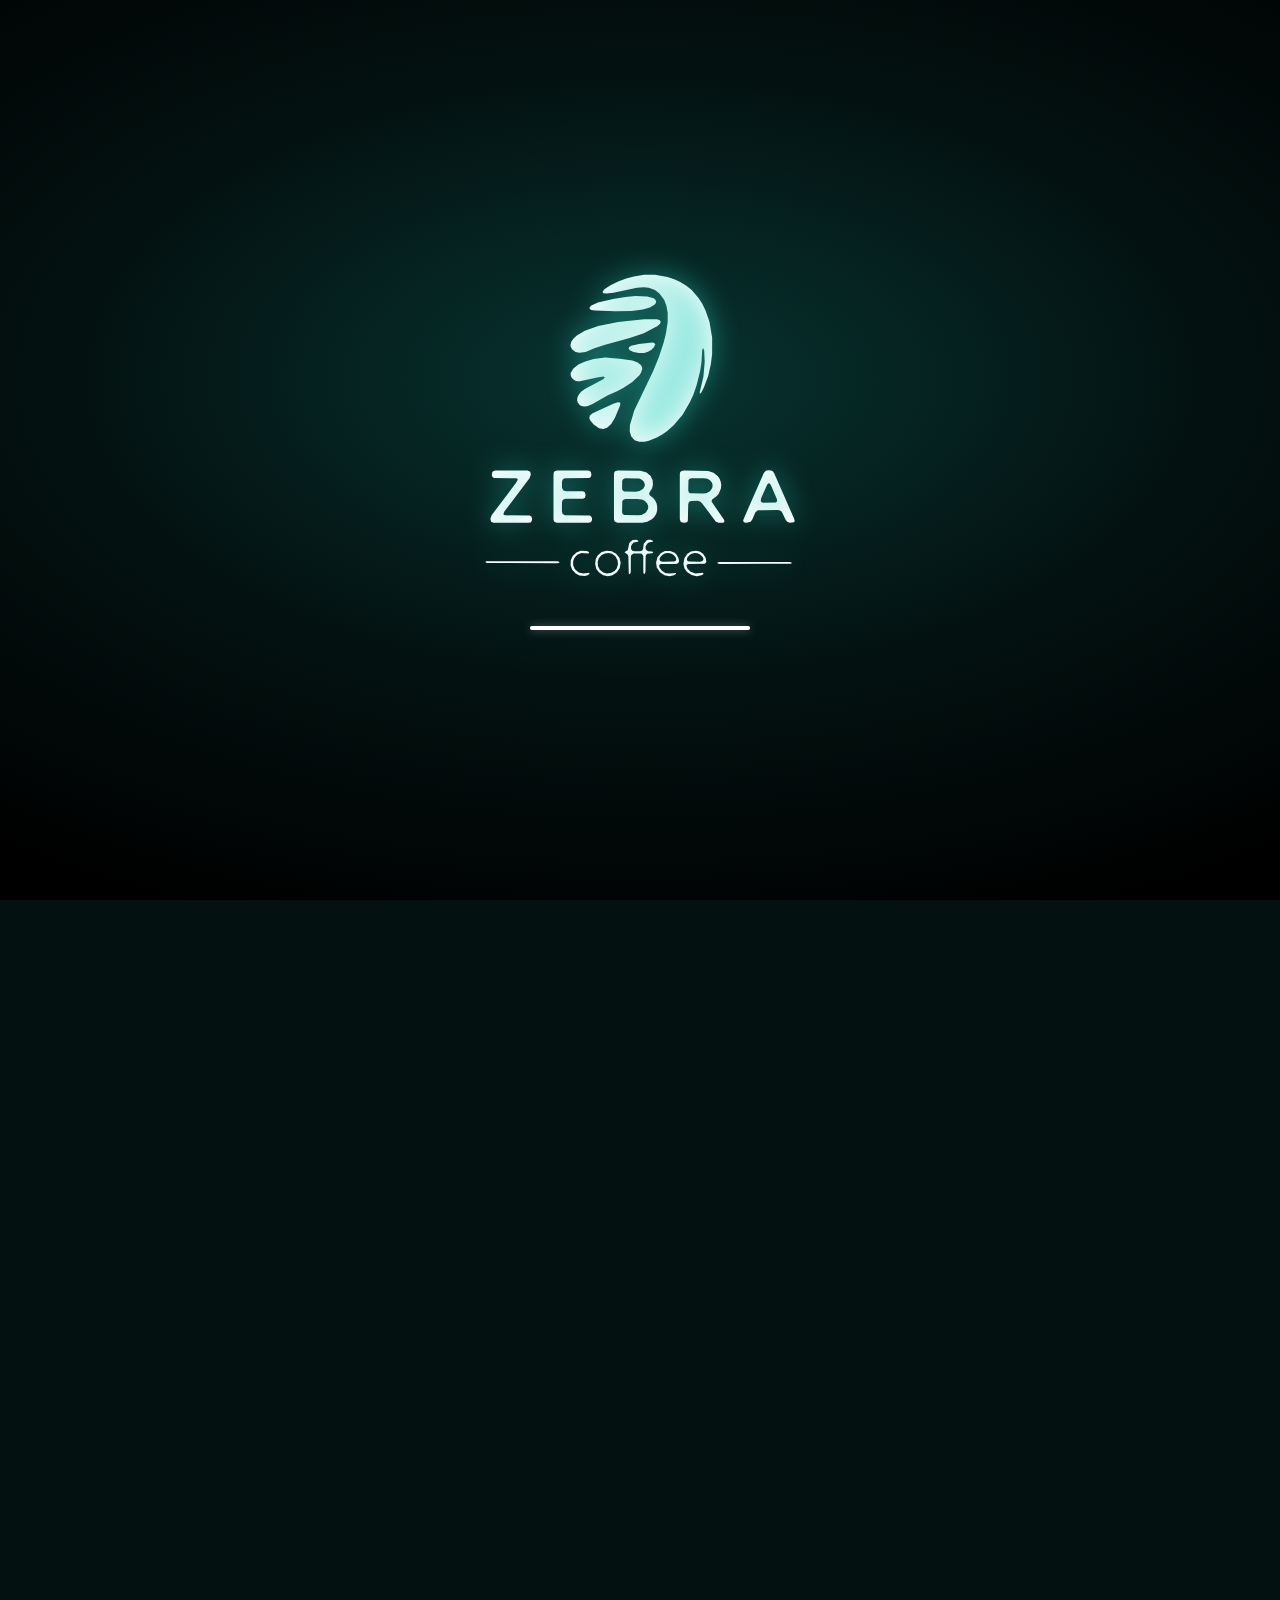
<file: index.html>
<!DOCTYPE html>
<html lang="en">
<head>
  <meta charset="UTF-8">
  <meta name="viewport" content="width=device-width, initial-scale=1.0">
  <title>Zebra Coffee</title>
  <link rel="icon" type="image/x-icon" href="images/unnamed (1).ico">
  <script>try{if(sessionStorage.getItem('zebra-pt')){sessionStorage.removeItem('zebra-pt');document.documentElement.classList.add('pt-enter')}}catch(e){}</script>
  <link rel="stylesheet" href="page-transition.css">
  <link rel="stylesheet" href="styles.css">
  <link rel="stylesheet" href="intro.css">
  <script>(function(){var h=document.documentElement;try{h.classList.add(sessionStorage.getItem('zebra-intro-seen')?'zi-seen':'zi-intro')}catch(e){h.classList.add('zi-intro')}if(h.classList.contains('zi-intro')){var m=document.createElement('meta');m.name='theme-color';m.id='zi-tc';m.content='#031211';document.head.appendChild(m)}setTimeout(function(){if(window.__ziOK)return;var b=document.getElementById('zebra-intro');if(b)b.remove();h.classList.remove('zi-intro');if(document.body)document.body.classList.remove('zi-lock')},25000)})();</script>
  <link rel="preconnect" href="https://fonts.googleapis.com">
  <link rel="preconnect" href="https://fonts.gstatic.com" crossorigin>
  <link href="https://fonts.googleapis.com/css2?family=Montserrat:ital,wght@0,300;0,400;0,600;0,800;0,900;1,400&display=swap" rel="stylesheet">
  <style>
    :root {
      --bg-teal: #007a7a;
      --accent-teal: #a3e4d7;
      --glass-bg: rgba(0, 50, 50, 0.45);
      --glass-border: rgba(255, 255, 255, 0.25);
      --text-white: #ffffff;
    }

    body {
      background-color: var(--bg-teal);
      color: var(--text-white);
      font-family: 'Montserrat', -apple-system, BlinkMacSystemFont, sans-serif;
      margin: 0;
      padding: 0;
    }
    .hero-buttons-row {
      display: flex;
      gap: 15px;
      flex-wrap: wrap;
    }
    .hero-btn-primary {
      display: inline-block;
      background: #ffffff;
      color: var(--bg-teal);
      padding: 14px 30px;
      border-radius: 30px;
      font-weight: 900;
      font-size: 1rem;
      text-decoration: none;
      box-shadow: 0 8px 25px rgba(0,0,0,0.25);
      transition: all 0.3s ease;
    }
    .hero-btn-primary:hover {
      background: #e0f7f7;
      transform: translateY(-3px);
    }
    .hero-btn-secondary {
      display: inline-block;
      background: rgba(255, 255, 255, 0.12);
      border: 1px solid rgba(255, 255, 255, 0.3);
      color: #ffffff;
      padding: 14px 30px;
      border-radius: 30px;
      font-weight: 800;
      font-size: 1rem;
      text-decoration: none;
      backdrop-filter: blur(10px);
      transition: all 0.3s ease;
    }
    .hero-btn-secondary:hover {
      background: rgba(255, 255, 255, 0.25);
      transform: translateY(-3px);
    }

    .steam-line-1 {
      animation: riseSteam1 2.4s ease-in-out infinite;
      transform-origin: 90px 46px;
    }
    .steam-line-2 {
      animation: riseSteam2 2.8s ease-in-out infinite;
      animation-delay: 0.9s;
      transform-origin: 90px 46px;
    }

    @keyframes riseSteam1 {
      0% {
        transform: translateY(0px) scale(0.4);
        opacity: 0;
      }
      30% {
        opacity: 0.8;
      }
      80% {
        opacity: 0.2;
      }
      100% {
        transform: translateY(-38px) scale(1.1);
        opacity: 0;
      }
    }

    @keyframes riseSteam2 {
      0% {
        transform: translateY(0px) scale(0.3);
        opacity: 0;
      }
      35% {
        opacity: 0.85;
      }
      80% {
        opacity: 0.15;
      }
      100% {
        transform: translateY(-42px) scale(1.2);
        opacity: 0;
      }
    }

    .features-grid {
      display: grid;
      grid-template-columns: repeat(auto-fit, minmax(280px, 1fr));
      gap: 25px;
      max-width: 1100px;
      margin: 0 auto 60px auto;
      padding: 0 15px;
    }

    .feature-box {
      background: var(--glass-bg);
      border: 1px solid var(--glass-border);
      border-radius: 24px;
      padding: 32px 25px;
      text-align: center;
      backdrop-filter: blur(14px);
      -webkit-backdrop-filter: blur(14px);
      box-shadow: 0 10px 30px rgba(0, 30, 30, 0.25);
      transition: all 0.3s ease;
    }
    .feature-box:hover {
      transform: translateY(-5px);
      background: rgba(0, 70, 70, 0.6);
      border-color: rgba(255, 255, 255, 0.45);
    }
    .feature-box h3 {
      font-size: 1.6rem;
      font-weight: 900;
      color: var(--accent-teal);
      margin-bottom: 12px;
    }
    .feature-box p {
      font-size: 1rem;
      color: #f0fdfd;
      line-height: 1.6;
      margin: 0;
    }

    .home-gallery {
      max-width: 1100px;
      margin: 20px auto 70px;
      padding: 0 15px;
    }
    .home-gallery-grid {
      display: grid;
      grid-template-columns: repeat(12, minmax(0, 1fr));
      grid-auto-rows: 160px;
      gap: 16px;
    }
    .home-gallery-item {
      position: relative;
      grid-column: span 5;
      min-width: 0;
      margin: 0;
      overflow: hidden;
      border: 1px solid rgba(255, 255, 255, 0.24);
      border-radius: 22px;
      background: rgba(0, 45, 45, 0.7);
      box-shadow: 0 14px 32px rgba(0, 30, 30, 0.24);
    }
    .home-gallery-item--hero {
      grid-column: 1 / -1;
      grid-row: span 3;
      min-height: 512px;
    }
    .home-gallery-item:nth-child(2),
    .home-gallery-item:nth-child(5) {
      grid-column: span 7;
      grid-row: span 2;
      min-height: 336px;
    }
    .home-gallery-item:nth-child(3),
    .home-gallery-item:nth-child(4) {
      grid-column: span 5;
      grid-row: span 2;
      min-height: 336px;
    }
    .home-gallery-item img {
      display: block;
      width: 100%;
      height: 100%;
      object-fit: cover;
      object-position: center;
      transition: transform 0.55s ease;
    }
    .home-gallery-item:hover img {
      transform: scale(1.04);
    }
    .home-gallery-item--hero {
      background: linear-gradient(145deg, #075d5a, #003b3a 72%, #002f31);
    }
    .home-gallery-item--hero img {
      position: absolute;
      inset: 0 0 0 58%;
      width: 42%;
      object-position: center 48%;
    }
    .home-gallery-item.home-gallery-item--hero::after {
      inset: 0 0 0 58%;
      background: linear-gradient(90deg, rgba(0, 43, 42, 0.08), rgba(0, 25, 27, 0.18));
    }
    .home-gallery-item::after {
      position: absolute;
      inset: 25% 0 0;
      content: "";
      background: linear-gradient(180deg, transparent, rgba(0, 24, 26, 0.82));
      pointer-events: none;
    }
    .home-gallery-item figcaption {
      position: absolute;
      z-index: 1;
      right: 22px;
      bottom: 20px;
      left: 22px;
      display: flex;
      flex-direction: column;
      gap: 6px;
      color: #ffffff;
      text-shadow: 0 2px 10px rgba(0, 0, 0, 0.4);
    }
    .home-gallery-item figcaption span {
      color: #baf5ec;
      font-size: 0.76rem;
      font-weight: 800;
      letter-spacing: 0.08em;
      text-transform: uppercase;
    }
    .home-gallery-item figcaption strong {
      font-size: clamp(1rem, 2.1vw, 1.35rem);
      line-height: 1.35;
    }
    .home-gallery-item figcaption .home-gallery-copy {
      color: rgba(255, 255, 255, 0.92);
      font-size: 0.88rem;
      font-weight: 500;
      letter-spacing: normal;
      line-height: 1.45;
      text-transform: none;
    }
    .home-gallery-item--hero figcaption.home-photo-hero {
      top: 0;
      right: auto;
      bottom: 0;
      left: 0;
      width: 58%;
      box-sizing: border-box;
      justify-content: center;
      gap: 18px;
      padding: clamp(28px, 4vw, 52px);
      border: 0;
      border-right: 1px solid rgba(255,255,255,.14);
      border-left: 0;
      border-radius: 20px 0 0 20px;
      background: linear-gradient(145deg, #075d5a, #004542 62%, #003333);
      box-shadow: none;
      backdrop-filter: none;
      -webkit-backdrop-filter: none;
      text-shadow: none;
      transform: none;
    }
    .home-photo-hero .home-photo-kicker {
      color: #baf5ec;
      font-size: clamp(1rem, 1.8vw, 1.25rem);
      font-weight: 700;
      letter-spacing: normal;
      text-transform: none;
    }
    .home-photo-hero h1 {
      margin: 0;
      color: #fff;
      font-size: clamp(2rem, 3.1vw, 2.8rem);
      font-weight: 900;
      line-height: 1.08;
    }
    .home-photo-hero p {
      margin: 0;
      color: rgba(255,255,255,.95);
      font-size: clamp(1rem, 1.55vw, 1.2rem);
      line-height: 1.6;
    }
    .home-photo-hero .hero-buttons-row {
      margin-top: 4px;
    }

    @media screen and (max-width: 850px) {
      .home-gallery-grid {
        grid-template-columns: repeat(2, minmax(0, 1fr));
        grid-auto-rows: minmax(320px, auto);
      }
      .home-gallery-item,
      .home-gallery-item:nth-child(n+2) {
        grid-column: span 2;
        grid-row: auto;
        min-height: 320px;
      }
      .home-gallery-item--hero {
        min-height: 500px;
      }
    }
    @media screen and (max-width: 520px) {
      .home-gallery {
        margin-bottom: 48px;
      }
      .home-gallery-grid {
        grid-template-columns: 1fr;
        grid-auto-rows: minmax(320px, auto);
        gap: 12px;
      }
      .home-gallery-item,
      .home-gallery-item:nth-child(n+2) {
        grid-column: span 1;
        grid-row: auto;
        min-height: 320px;
      }
      .home-gallery-item--hero {
        grid-column: span 1;
        grid-row: auto;
        min-height: 540px;
      }
      .home-gallery-item--hero figcaption.home-photo-hero {
        top: auto;
        right: 17px;
        bottom: 20px;
        left: 17px;
        width: auto;
        padding: 22px 18px;
        transform: none;
        gap: 12px;
      }
      .home-gallery-item figcaption {
        right: 17px;
        bottom: 16px;
        left: 17px;
      }
    }
    @media screen and (max-width: 650px) {
      .home-gallery-grid {
        display: block;
        margin: 0;
        padding: 0;
        overflow: visible;
      }
      .home-gallery-item:not(.home-gallery-item--hero) {
        display: none;
      }
      .home-gallery-item--hero {
        display: flex;
        width: 100%;
        height: auto;
        min-height: 0;
      }
      .home-gallery-item--hero img {
        inset: 0 0 auto;
        width: 100%;
        height: 220px;
        object-position: center 55%;
      }
      .home-gallery-item.home-gallery-item--hero::after {
        inset: 0 0 auto;
        height: 220px;
        background: linear-gradient(180deg, transparent 55%, rgba(0, 48, 48, .55));
      }
      .home-gallery-item--hero figcaption.home-photo-hero {
        position: relative;
        top: auto;
        right: auto;
        bottom: auto;
        left: auto;
        width: 100%;
        box-sizing: border-box;
        margin-top: 220px;
        padding: 22px 20px 26px;
        gap: 11px;
        border: 0;
        border-top: 1px solid rgba(255,255,255,.16);
        border-left: 0;
        border-radius: 0;
        background: linear-gradient(180deg, #064542, #003b3a);
        transform: none;
      }
      .home-photo-hero h1 {
        font-size: clamp(1.75rem, 7.2vw, 2.35rem);
      }
      .home-photo-hero p {
        font-size: 0.95rem;
        line-height: 1.5;
      }
      .home-photo-hero .hero-buttons-row {
        gap: 10px;
      }
      .home-photo-hero .hero-btn-primary,
      .home-photo-hero .hero-btn-secondary {
        padding: 12px 16px;
        font-size: 0.9rem;
      }
      .features-grid {
        grid-template-columns: 1fr;
        gap: 14px;
        margin-top: 24px;
      }
      .feature-box {
        position: relative;
        display: flex;
        min-height: 190px;
        flex-direction: column;
        justify-content: flex-end;
        overflow: hidden;
        isolation: isolate;
        padding: 24px;
        border-color: rgba(255,255,255,.24);
        background: #003c3d;
        text-align: left;
        backdrop-filter: none;
        -webkit-backdrop-filter: none;
      }
      .feature-box::before,
      .feature-box::after {
        position: absolute;
        inset: 0;
        content: "";
        pointer-events: none;
      }
      .feature-box::before {
        z-index: -2;
        background-image: var(--feature-image);
        background-position: center;
        background-size: cover;
        opacity: .7;
      }
      .feature-box::after {
        z-index: -1;
        background: linear-gradient(90deg, rgba(0,30,31,.9), rgba(0,35,36,.48)), linear-gradient(0deg, rgba(0,24,26,.75), transparent 85%);
      }
      .feature-box:nth-child(1) {
        --feature-image: url("images/21.jpg");
      }
      .feature-box:nth-child(2) {
        --feature-image: url("images/22.jpg");
      }
      .feature-box:nth-child(2)::before {
        background-position: center 42%;
        background-size: cover;
      }
      .feature-box:nth-child(3) {
        --feature-image: url("images/19.jpg");
      }
      .feature-box h3 {
        position: relative;
        margin: 0 0 8px;
        color: #baf5ec;
        font-size: 1.55rem;
        text-shadow: 0 2px 12px rgba(0,0,0,.6);
      }
      .feature-box p {
        position: relative;
        max-width: 36rem;
        color: #fff;
        font-size: 1rem;
        line-height: 1.55;
        text-shadow: 0 2px 12px rgba(0,0,0,.8);
      }
    }  </style>
</head>
<body>
<div id="zebra-intro" data-no-translate>
<div class="zi-dark"></div>
<div class="zi-teal"><div class="zi-stripes"><i></i></div></div>
<div class="zi-logo">
  <div class="zi-mark"><svg class="stage" viewBox="0 0 209 203" style="--fill:7.40s" aria-label="Zebra Coffee"><g fill-rule="evenodd"><path class="zp h" pathLength="1" d="M114.25 3.07 L107.25 3.08 L100.50 4.17 L95.50 5.53 L90.25 7.47 L85.25 10.00 L81.25 12.55 L80.00 14.22 L80.58 15.23 L82.75 15.40 L87.25 14.78 L102.50 11.52 L107.00 11.25 L110.25 11.67 L114.25 13.12 L117.15 15.35 L120.25 19.50 L121.67 23.00 L122.60 28.00 L122.60 33.75 L121.48 41.25 L120.02 47.25 L116.87 56.75 L112.92 66.50 L100.75 91.75 L97.93 101.25 L97.80 105.50 L98.82 108.75 L101.00 111.17 L104.00 112.17 L107.50 112.10 L110.25 111.52 L115.50 109.33 L119.00 107.42 L122.25 105.13 L126.50 101.43 L132.32 94.50 L137.13 86.25 L139.38 81.25 L141.47 75.25 L143.83 65.75 L144.67 60.00 L145.13 52.25 L145.73 50.93 L146.40 52.50 L146.75 60.00 L145.92 69.50 L143.55 79.75 L143.55 80.90 L144.45 80.23 L146.22 76.75 L149.03 69.25 L150.75 61.50 L151.60 55.00 L151.62 44.25 L149.87 33.75 L147.23 26.25 L144.98 21.75 L142.70 18.25 L138.25 13.08 L134.75 10.27 L130.75 7.80 L127.25 6.13 L122.50 4.58Z" style="--d:0.10s;--t:1.9s"/><path class="zp h" pathLength="1" d="M115.07 20.50 L114.57 19.40 L113.50 18.53 L109.25 17.33 L101.50 17.00 L95.00 17.60 L87.00 18.92 L77.00 21.27 L72.75 23.18 L71.77 24.12 L71.52 25.10 L72.52 26.10 L75.25 26.50 L88.25 27.00 L99.00 26.85 L106.25 25.80 L111.00 24.42 L114.13 22.55 L114.93 21.47Z" style="--d:0.65s;--t:1.9s"/><path class="zp h" pathLength="1" d="M118.03 33.65 L117.20 32.70 L115.50 32.17 L107.25 32.17 L90.25 34.02 L77.25 36.62 L68.50 39.72 L63.25 42.78 L61.28 44.52 L59.78 46.50 L59.12 48.50 L59.27 50.25 L60.40 52.15 L62.50 53.57 L65.00 54.08 L69.00 53.58 L74.25 51.30 L81.75 48.78 L97.75 44.48 L107.00 41.23 L116.00 36.57 L117.73 34.93Z" style="--d:1.20s;--t:1.9s"/><path class="zp h" pathLength="1" d="M114.33 48.57 L113.83 47.73 L112.50 47.33 L103.75 48.30 L98.75 49.40 L97.45 50.30 L97.12 51.23 L97.80 52.35 L100.25 53.48 L103.75 54.17 L107.25 54.15 L109.75 53.42 L112.00 52.02 L113.77 50.25Z" style="--d:1.75s;--t:1.9s"/><path class="zp h" pathLength="1" d="M105.23 62.27 L103.00 60.37 L99.50 59.13 L91.25 57.90 L81.75 57.08 L74.25 58.07 L68.75 59.70 L64.25 61.70 L60.83 64.50 L59.25 67.25 L59.22 68.75 L59.68 70.00 L60.80 71.33 L62.00 72.12 L63.50 72.58 L65.25 72.58 L77.25 70.07 L80.73 69.63 L81.55 70.17 L80.50 71.38 L68.75 77.52 L66.03 79.55 L64.45 81.50 L63.63 83.25 L63.42 85.00 L63.97 86.75 L65.28 88.27 L66.75 89.02 L68.50 89.20 L70.50 88.85 L73.50 87.50 L83.50 81.83 L89.50 79.22 L93.50 77.03 L99.50 73.07 L104.25 68.50 L105.23 67.00 L105.90 65.00 L105.88 63.75Z" style="--d:2.30s;--t:1.9s"/><path class="zp h" pathLength="1" d="M91.47 86.62 L90.00 86.35 L87.00 87.35 L73.25 93.67 L72.02 94.82 L71.48 96.00 L71.50 97.00 L72.15 98.50 L74.25 100.92 L77.75 103.38 L80.50 103.92 L83.00 103.02 L85.68 100.50 L88.15 96.50 L91.27 89.00 L91.67 87.52Z" style="--d:2.85s;--t:1.9s"/><path class="zp" pathLength="1" d="M8.48 131.47 L7.83 132.52 L7.72 134.00 L8.18 135.25 L9.05 135.83 L23.50 136.02 L24.43 136.35 L24.67 136.92 L23.57 139.00 L7.70 160.00 L6.78 162.50 L7.22 164.47 L8.75 165.07 L32.00 165.05 L33.27 164.70 L33.98 163.48 L34.02 162.25 L33.55 161.00 L32.48 160.35 L16.75 160.25 L15.68 160.00 L15.27 159.33 L15.93 157.75 L32.32 136.00 L33.22 133.50 L32.78 131.75 L31.00 131.00 L10.00 131.00Z" style="--d:3.40s;--t:1.3s"/><path class="zp" pathLength="1" d="M48.77 131.47 L48.18 132.30 L48.00 133.50 L48.00 162.75 L48.37 164.25 L50.00 165.00 L71.00 165.05 L72.50 164.58 L73.15 163.48 L73.18 162.25 L72.77 161.17 L71.72 160.42 L55.50 160.20 L53.98 159.33 L53.50 157.50 L53.53 151.75 L53.87 150.55 L54.43 149.90 L56.00 149.43 L67.23 149.45 L68.52 148.75 L69.00 147.00 L68.53 145.22 L67.25 144.52 L56.25 144.50 L54.45 144.02 L53.55 142.25 L53.52 138.25 L53.97 136.92 L54.80 136.25 L56.00 136.00 L71.22 135.88 L72.13 135.38 L72.63 134.47 L72.70 133.00 L72.25 131.77 L71.42 131.18 L70.25 131.00 L50.25 131.00Z" style="--d:3.72s;--t:1.3s"/><path class="zp" pathLength="1" d="M88.27 131.48 L87.68 132.32 L87.50 133.50 L87.50 162.75 L87.97 164.30 L89.75 165.05 L106.00 165.00 L109.25 164.40 L112.23 162.82 L113.77 161.40 L115.10 159.25 L115.65 157.25 L115.75 155.00 L115.35 152.50 L114.42 150.50 L113.13 148.90 L110.85 147.10 L110.45 146.35 L110.67 145.25 L112.40 142.50 L112.95 140.25 L112.75 137.25 L111.45 134.52 L108.75 132.25 L104.75 131.08 L90.00 131.00ZM92.92 151.03 L93.67 149.98 L95.00 149.53 L102.50 149.50 L105.75 149.90 L107.50 150.65 L109.12 152.27 L109.87 154.25 L109.77 156.00 L108.37 158.38 L105.50 159.98 L103.25 160.25 L94.27 160.08 L93.22 159.33 L92.80 158.25ZM92.85 137.75 L93.50 136.60 L94.75 136.05 L104.00 136.20 L105.70 136.92 L106.90 138.07 L107.62 139.75 L107.58 141.00 L106.58 142.93 L104.25 144.42 L101.75 144.75 L94.27 144.65 L93.22 144.00 L92.80 143.00Z" style="--d:4.04s;--t:1.3s"/><path class="zp" pathLength="1" d="M131.27 131.48 L130.68 132.32 L130.50 133.50 L130.50 162.75 L130.97 164.30 L132.02 164.95 L133.75 165.10 L135.08 164.72 L135.75 163.93 L136.00 153.00 L136.47 151.50 L137.75 150.80 L142.00 150.75 L143.70 151.22 L145.00 152.27 L153.92 164.25 L155.75 165.03 L158.50 165.03 L159.45 164.70 L159.65 163.92 L159.30 163.00 L151.22 151.28 L151.63 149.87 L154.45 147.82 L155.85 146.25 L157.33 142.75 L157.57 140.50 L157.22 138.25 L156.55 136.50 L155.37 134.75 L152.50 132.37 L149.00 131.20 L133.00 131.00ZM136.17 137.30 L136.75 136.47 L138.00 136.02 L146.25 136.00 L148.50 136.38 L150.18 137.30 L151.42 138.75 L151.90 140.25 L151.75 142.25 L150.22 144.55 L147.75 145.73 L145.25 146.00 L137.30 145.83 L136.47 145.25 L136.02 144.00Z" style="--d:4.36s;--t:1.3s"/><path class="zp" pathLength="1" d="M186.67 131.12 L185.38 132.52 L172.33 162.25 L171.92 163.48 L172.07 164.47 L172.80 164.97 L174.25 165.12 L176.77 164.45 L177.83 163.00 L179.88 158.28 L181.53 156.93 L194.50 156.75 L195.95 157.02 L197.12 157.87 L199.70 163.25 L200.70 164.47 L202.25 165.07 L205.07 164.82 L205.55 163.93 L205.18 162.50 L192.13 132.75 L191.23 131.52 L190.22 130.93 L188.25 130.75ZM188.45 139.35 L189.18 139.52 L189.93 140.50 L193.95 149.75 L194.00 151.08 L193.20 151.83 L185.00 151.98 L183.88 151.65 L183.38 151.08 L183.55 149.25 L187.53 140.25Z" style="--d:4.68s;--t:1.3s"/><path class="zp" pathLength="1" d="M3.45 190.78 L4.50 191.38 L50.25 191.50 L51.42 191.32 L52.02 190.82 L50.75 190.25 L4.05 190.30Z" style="--d:5.00s;--t:1.0s"/><path class="zp" pathLength="1" d="M65.75 183.43 L63.00 184.47 L60.55 186.75 L59.27 189.50 L59.17 193.00 L60.22 195.75 L62.50 198.27 L65.00 199.57 L68.50 199.88 L70.73 199.23 L71.73 198.07 L70.95 197.77 L67.50 198.25 L64.50 197.60 L61.98 195.50 L60.90 193.00 L60.82 190.75 L61.18 189.00 L62.00 187.53 L63.50 186.05 L66.25 184.90 L70.68 185.18 L71.37 184.80 L70.87 184.07 L69.75 183.58Z" style="--d:5.20s;--t:1.0s"/><path class="zp" pathLength="1" d="M82.75 183.33 L79.50 184.20 L76.98 186.27 L75.62 188.75 L75.22 192.25 L75.98 195.25 L77.80 197.63 L80.50 199.33 L83.50 199.98 L86.50 199.33 L89.40 197.43 L91.20 194.75 L91.88 191.25 L91.05 188.00 L88.93 185.25 L86.00 183.68ZM81.50 185.10 L84.00 184.80 L86.25 185.40 L88.42 187.03 L89.85 189.50 L90.12 192.25 L89.37 194.75 L87.93 196.57 L85.50 197.93 L82.75 198.20 L80.50 197.60 L78.22 195.73 L77.08 193.50 L76.85 190.75 L77.60 188.27 L79.28 186.30Z" style="--d:5.40s;--t:1.0s"/><path class="zp" pathLength="1" d="M99.75 176.38 L98.22 177.42 L97.47 178.50 L96.53 182.83 L94.37 184.38 L96.37 185.80 L96.92 187.00 L97.15 198.15 L97.83 198.73 L98.47 197.50 L98.50 187.50 L98.85 186.12 L100.25 185.22 L104.50 185.15 L105.80 185.52 L106.62 186.77 L106.68 197.50 L107.00 198.45 L107.53 198.62 L108.07 197.25 L108.20 186.55 L109.13 185.40 L112.45 185.02 L113.15 184.47 L112.45 183.87 L110.00 183.70 L108.93 183.28 L108.18 182.23 L108.18 180.50 L109.57 178.30 L110.75 177.77 L112.82 177.55 L113.12 177.05 L111.50 176.18 L110.00 176.22 L108.75 176.70 L106.95 178.75 L106.50 182.23 L105.98 183.15 L104.50 183.73 L101.00 183.75 L99.60 183.40 L98.85 182.65 L98.57 181.25 L98.87 179.75 L100.30 178.02 L103.13 177.55 L103.53 177.07 L102.95 176.45 L102.00 176.15Z" style="--d:5.60s;--t:1.0s"/><path class="zp" pathLength="1" d="M120.75 183.60 L118.03 184.97 L115.83 187.75 L115.00 191.25 L115.48 194.25 L117.55 197.43 L120.50 199.35 L123.75 200.00 L126.75 199.42 L127.98 198.63 L128.10 197.88 L123.50 198.25 L121.00 197.83 L118.63 196.33 L117.07 194.00 L117.10 192.75 L118.02 192.10 L128.00 191.97 L129.32 191.52 L129.92 190.68 L129.98 189.50 L129.43 187.75 L128.43 186.02 L127.20 184.73 L124.25 183.45ZM117.22 188.75 L117.78 187.50 L119.25 185.97 L121.00 185.05 L123.00 184.82 L124.75 185.17 L126.47 186.18 L127.65 187.50 L128.20 188.98 L127.88 189.90 L126.75 190.45 L119.25 190.50 L117.70 190.03Z" style="--d:5.80s;--t:1.0s"/><path class="zp" pathLength="1" d="M137.75 183.88 L135.30 185.55 L133.50 188.25 L132.85 192.00 L133.52 194.75 L135.23 197.30 L138.25 199.27 L141.50 199.98 L144.75 199.38 L145.78 198.70 L145.98 197.98 L145.23 197.78 L140.75 198.20 L137.50 197.08 L135.45 195.00 L134.82 193.10 L135.25 192.35 L136.25 192.02 L146.68 191.82 L147.52 191.23 L147.85 190.47 L147.40 188.00 L145.65 185.33 L143.50 183.88 L141.00 183.33ZM135.08 188.98 L135.50 187.75 L136.82 186.20 L138.25 185.30 L140.25 184.82 L142.00 184.93 L143.75 185.75 L145.45 187.50 L146.00 188.97 L145.35 190.13 L143.75 190.50 L136.50 190.45 L135.38 189.90Z" style="--d:6.00s;--t:1.0s"/><path class="zp" pathLength="1" d="M154.95 191.33 L155.37 191.75 L156.75 192.00 L202.98 191.87 L203.68 191.38 L203.35 190.98 L202.25 190.75 L156.50 190.75 L155.37 190.93Z" style="--d:6.20s;--t:1.0s"/></g></svg></div>
  <div class="zi-load" aria-hidden="true"><i></i></div>
</div>
<div id="zi-lang">
  <div class="zi-pane">
    <div class="zi-mk"><img src="images/zebra-mark-white.png" alt=""></div>
    <p class="zi-eye"><span class="zi-swap" id="zi-title">Welcome to Zebra Coffee</span></p>
    <h2 class="zi-h"><span class="zi-swap" id="zi-sub">Choose your language</span></h2>
    <div class="zi-select" id="zi-select">
      <button type="button" class="zi-field" id="zi-field" aria-haspopup="listbox" aria-expanded="false" aria-controls="zi-menu"><i class="zi-badge" id="zi-fbadge">EN</i><span class="zi-name"><b id="zi-fname">English</b><small id="zi-fhello">Hello</small></span><svg class="zi-chev" viewBox="0 0 24 24" width="20" height="20" fill="none" stroke="currentColor" stroke-width="2.8" stroke-linecap="round" stroke-linejoin="round" aria-hidden="true"><path d="M6 9l6 6 6-6"/></svg></button>
      <div class="zi-menu" id="zi-menu" role="listbox">
        <button type="button" class="zi-op" role="option" aria-selected="true" data-lang="en"><i class="zi-badge">EN</i><span class="zi-name"><b>English</b><small>Hello</small></span><svg viewBox="0 0 24 24" fill="none" stroke="currentColor" stroke-width="3.6" stroke-linecap="round" stroke-linejoin="round" aria-hidden="true"><path d="M5 12.8l4.6 4.6L19 7.6"/></svg></button><button type="button" class="zi-op" role="option" aria-selected="false" data-lang="ru"><i class="zi-badge">RU</i><span class="zi-name"><b>Русский</b><small>Привет</small></span><svg viewBox="0 0 24 24" fill="none" stroke="currentColor" stroke-width="3.6" stroke-linecap="round" stroke-linejoin="round" aria-hidden="true"><path d="M5 12.8l4.6 4.6L19 7.6"/></svg></button><button type="button" class="zi-op" role="option" aria-selected="false" data-lang="kk"><i class="zi-badge">KZ</i><span class="zi-name"><b>Қазақша</b><small>Сәлем</small></span><svg viewBox="0 0 24 24" fill="none" stroke="currentColor" stroke-width="3.6" stroke-linecap="round" stroke-linejoin="round" aria-hidden="true"><path d="M5 12.8l4.6 4.6L19 7.6"/></svg></button>
      </div>
    </div>
    <button type="button" class="zi-go" id="zi-go"><span class="zi-swap" id="zi-gotxt">Continue</span><span class="zi-arrow"><svg viewBox="0 0 24 24" width="18" height="18" fill="none" stroke="currentColor" stroke-width="2.8" stroke-linecap="round" stroke-linejoin="round"><path d="M5 12h14M13 6l6 6-6 6"/></svg></span></button>
  </div>
</div>
<div id="zi-wait" aria-live="polite">
  <div class="zi-spinbox"><div id="zi-spin"></div><img class="zi-spinmk" src="images/zebra-mark-white.png" alt=""></div>
  <p id="zi-waitt"></p>
</div>
</div>

  <header>
    <div class="nav-container">
      <a href="index.html" class="logo-container">
        <img src="images/zebra-mark-white.png" alt="Zebra Coffee" class="logo-img">
        <div class="logo-brand-text">
          <span class="logo-brand-title">ZEBRA COFFEE</span>
          <span class="logo-brand-subtitle">Кофе, который объединяет</span>
        </div>
      </a>
      <nav>
        <ul>
          <li><a href="index.html" class="active">Главная</a></li>
          <li><a href="menu.html">Меню</a></li>
          <li><a href="about.html">Основатель</a></li>
          <li><a href="zebra-coins.html">Zebra Coins</a></li>
          <li><a href="addresses.html">Адреса</a></li>
          <li><a href="job.html">Работа у нас</a></li>
          <li><a href="creators.html">The Creator</a></li>
        </ul>
      </nav>
    </div>
  </header>

  <div class="container">
    <section class="home-gallery" aria-label="Zebra Coffee">
      <div class="home-gallery-grid">
        <figure class="home-gallery-item home-gallery-item--hero">
          <img src="images/23.jpg" alt="Уютный интерьер кофейни Zebra Coffee" loading="eager" decoding="async">
          <figcaption class="home-photo-hero">
            <span class="home-photo-kicker">Ваш любимый ритуал в Zebra Coffee.</span>
            <h1>КОФЕ, УЮТ И ЗАБОТА — В ZEBRA COFFEE</h1>
            <p>Вкуснейший кофе, свежие десерты и уютный уголок в центре города. Место, где приятно собраться всей семьёй и подарить себе минутку удовольствия.</p>
            <div class="hero-buttons-row">
              <a href="menu.html" class="hero-btn-primary">Открыть меню</a>
              <a href="zebra-coins.html" class="hero-btn-secondary">Zebra Coins &amp; Скидки</a>
            </div>
          </figcaption>
        </figure>
        <figure class="home-gallery-item">
          <img src="images/21.jpg" alt="Бариста готовит кофе на профессиональной кофемашине" loading="lazy" decoding="async">
          <figcaption><strong>Готовим с любовью и мастерством</strong><span class="home-gallery-copy">Наша команда бариста доводит каждую чашку до идеала на профессиональном оборудовании. Горячий кофе — именно так, как ты любишь!</span></figcaption>
        </figure>
        <figure class="home-gallery-item">
          <img src="images/20.jpg" alt="Команда Zebra Coffee за работой" loading="lazy" decoding="async">
          <figcaption><strong>Программа лояльности Zebra Coins</strong><span class="home-gallery-copy">Скачивайте наше мобильное приложение, сканируйте персональный QR-код на кассе при каждой покупке и получайте дополнительную скидку и бонусы за каждый напиток.</span></figcaption>
        </figure>
        <figure class="home-gallery-item">
          <img src="images/19.jpg" alt="Бариста помогает гостям выбрать напиток" loading="lazy" decoding="async">
          <figcaption><strong>Огромный выбор напитков на любой вкус</strong><span class="home-gallery-copy">Классический горячий кофе, освежающие холодные Frappe, ароматные чаи и фирменные рецепты Zebra Coffee. Найди свой любимый вкус!</span></figcaption>
        </figure>
        <figure class="home-gallery-item">
          <img src="images/22.jpg" alt="Гость оформляет заказ в Zebra Coffee" loading="lazy" decoding="async">
          <figcaption><strong>Напитки и лакомства для всей семьи!</strong><span class="home-gallery-copy">Порадуйте себя и близких: молочные коктейли, сочные лимонады и авторские напитки, которые понравятся детям и вашей второй половинке!</span></figcaption>
        </figure>
      </div>
    </section>

    <div class="features-grid">
      <div class="feature-box">
        <h3>100%</h3>
        <p>Арабика свежей обжарки высокого качества для каждого нашего гостя.</p>
      </div>
      <div class="feature-box">
        <h3>Zebra Coins</h3>
        <p>Установите приложение, показывайте QR-код на кассе и получайте скидку на покупки.</p>
      </div>
      <div class="feature-box">
        <h3>3 вида</h3>
        <p>Выбирайте зерно на свой вкус: классический Blend, 100% Arabica или Decaf без кофеина.</p>
      </div>
    </div>


  </div>

  <footer class="ft-min"><p data-no-translate>© 2026 Zebra Coffee</p></footer>

  <script src="intro.js" defer></script>
  <script src="scroll-progress.js" defer></script>
  <script src="site-fx.js" defer></script>
  <script src="page-transition.js" defer></script>
  <script src="site-ui.js" defer></script>
  <script src="lang-loader.js" defer></script>
  <script src="i18n.js" defer></script>
</body>
</html>
</file>
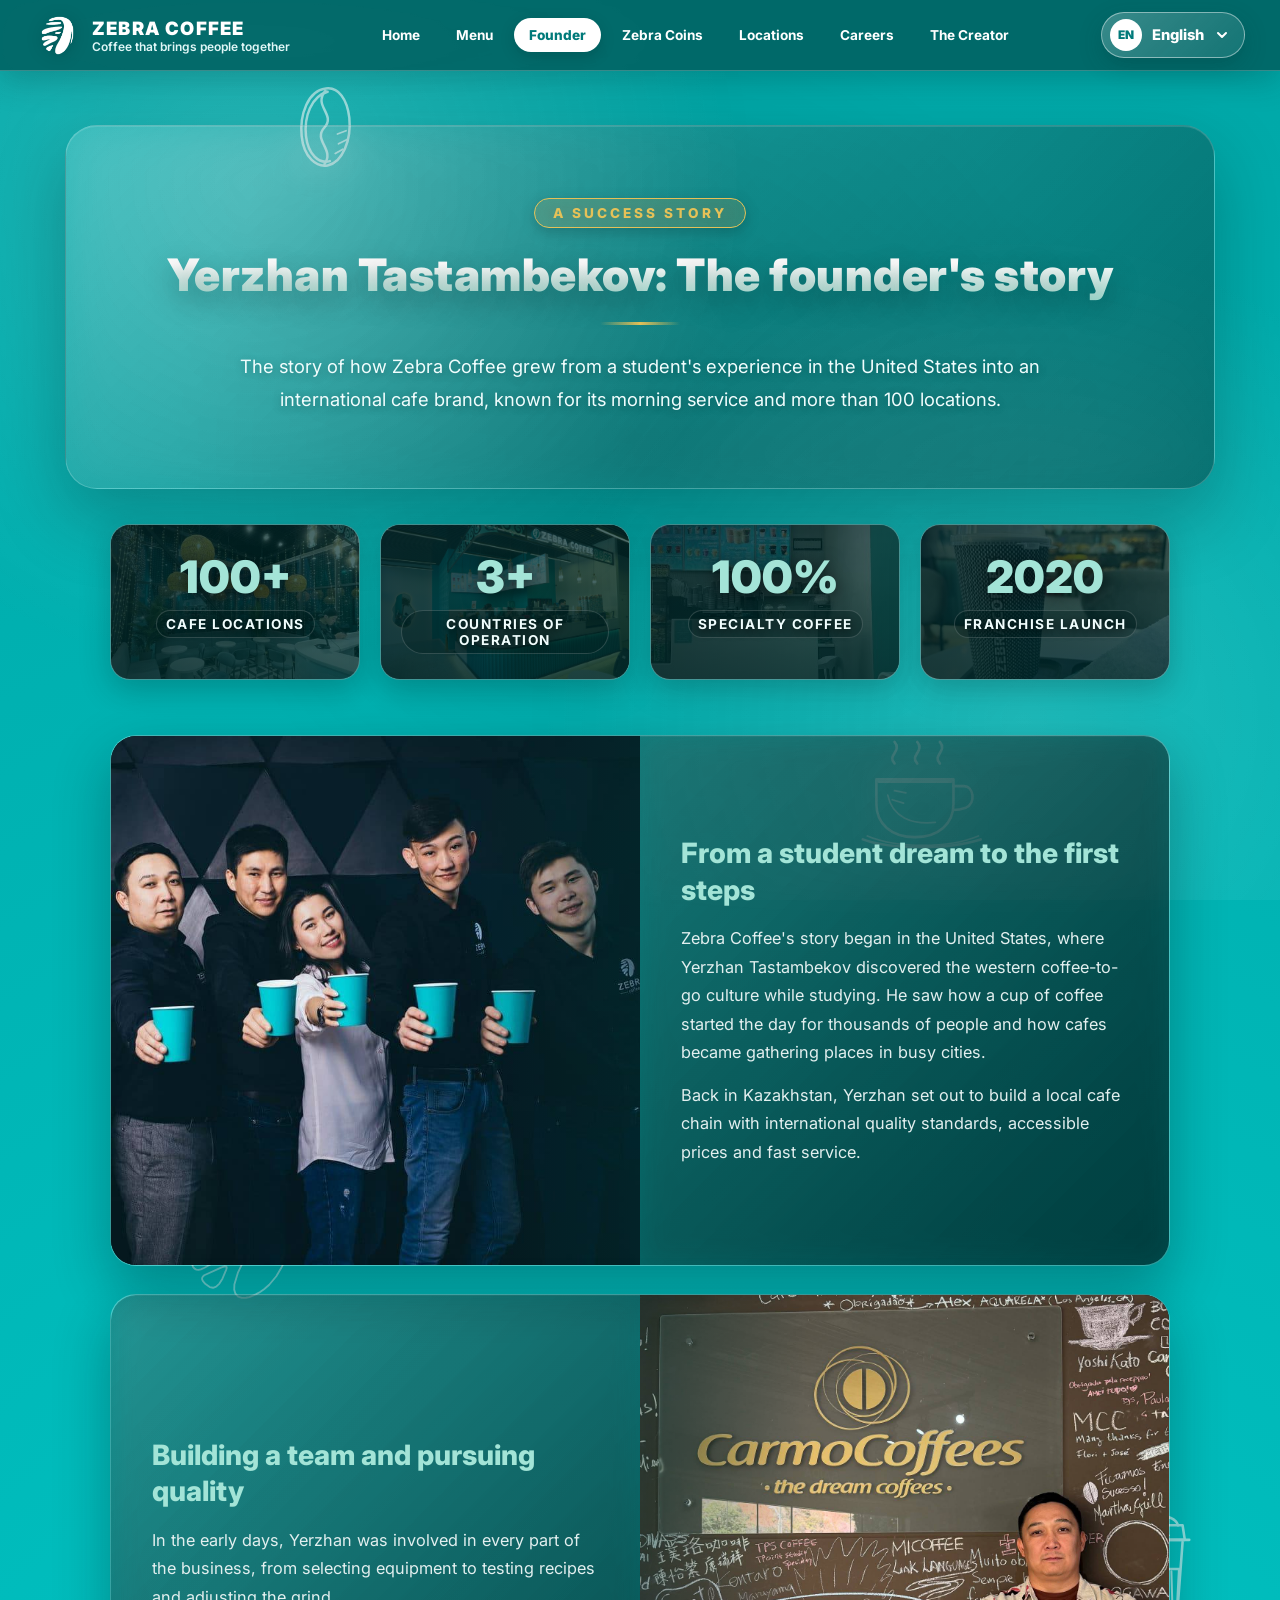
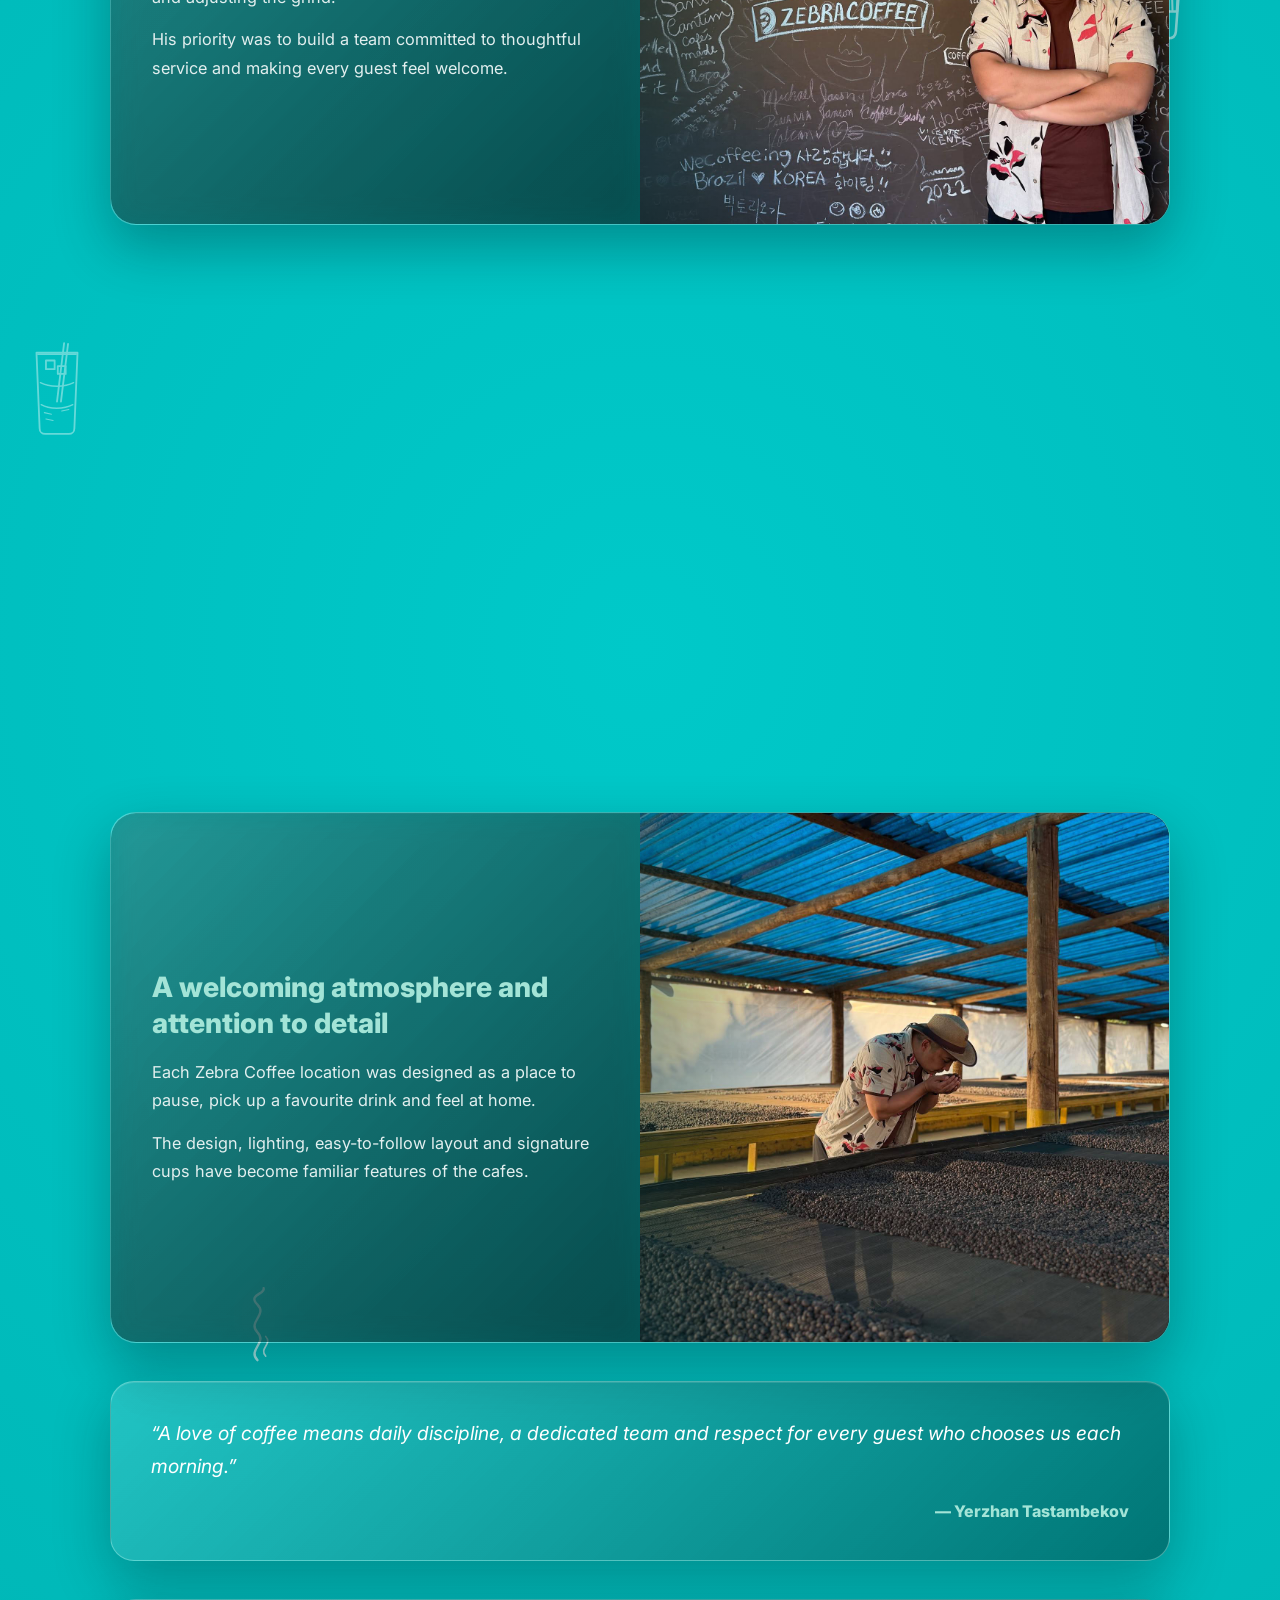
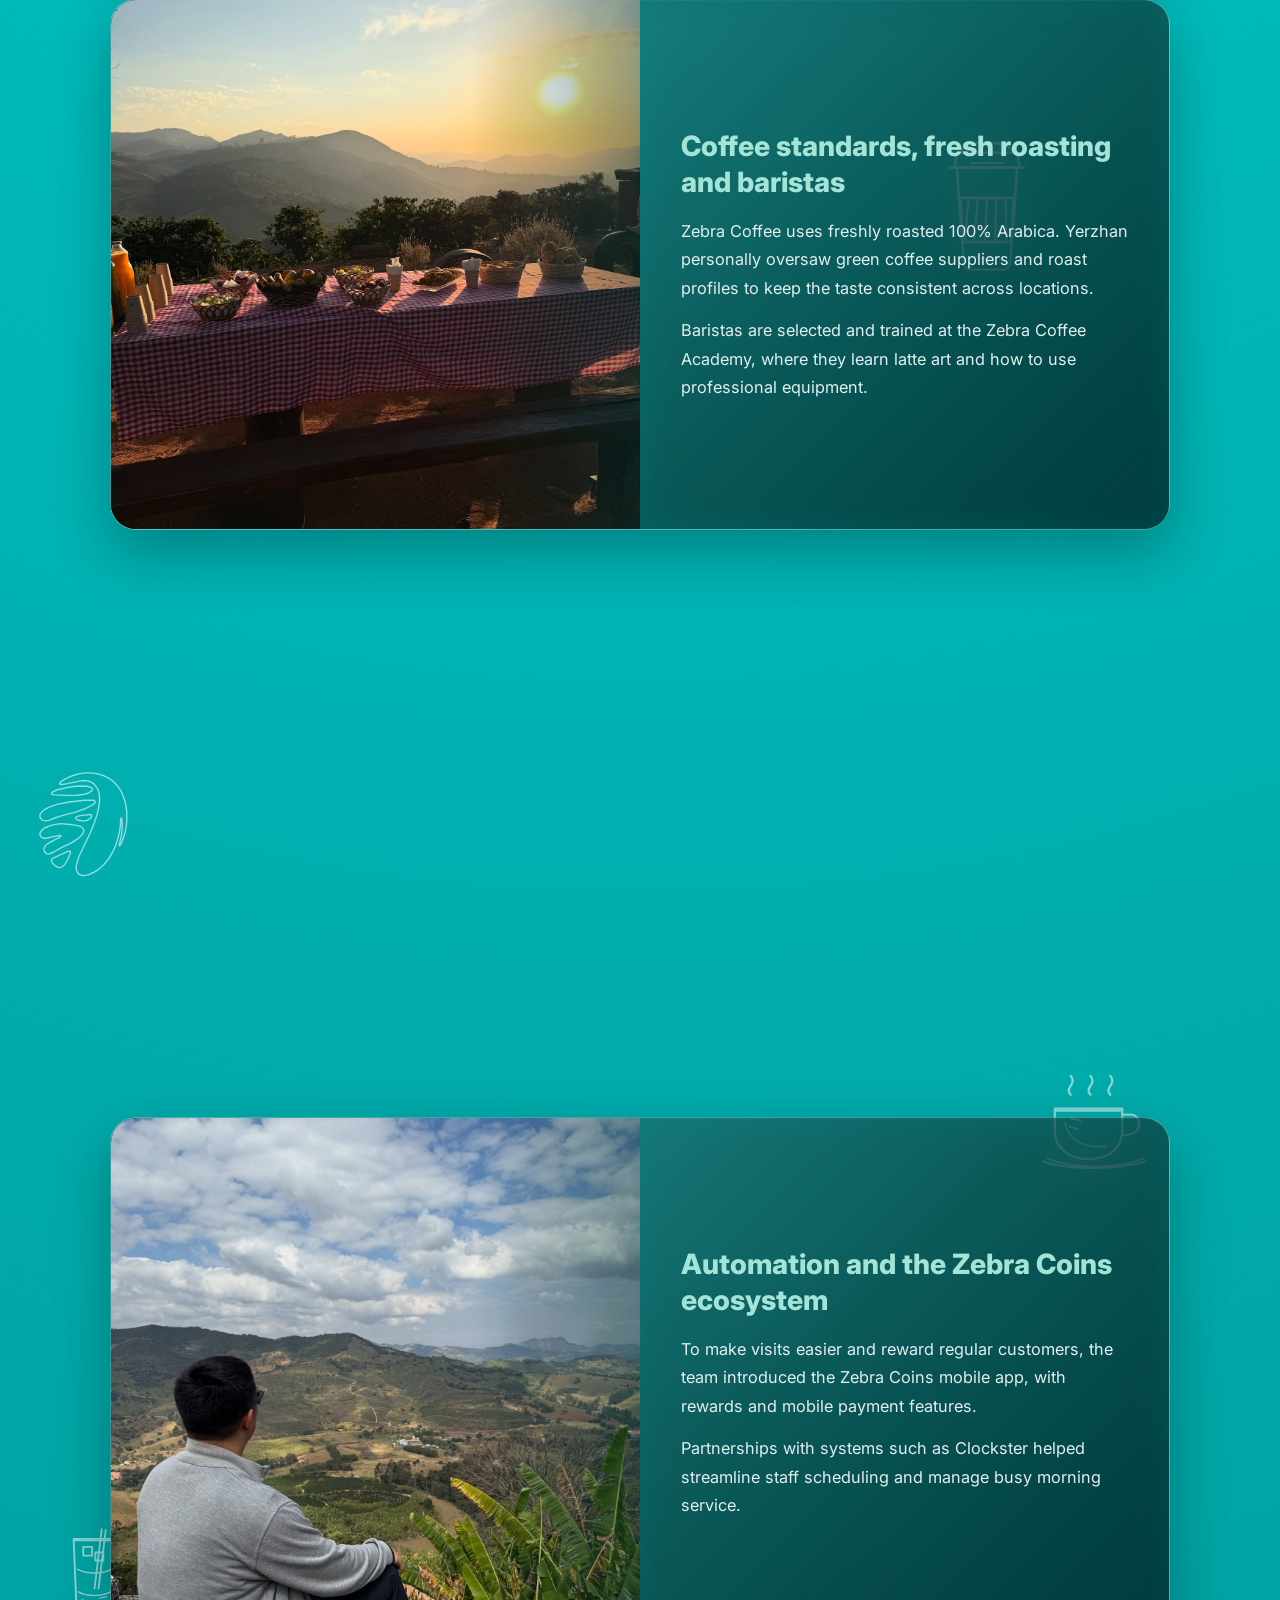
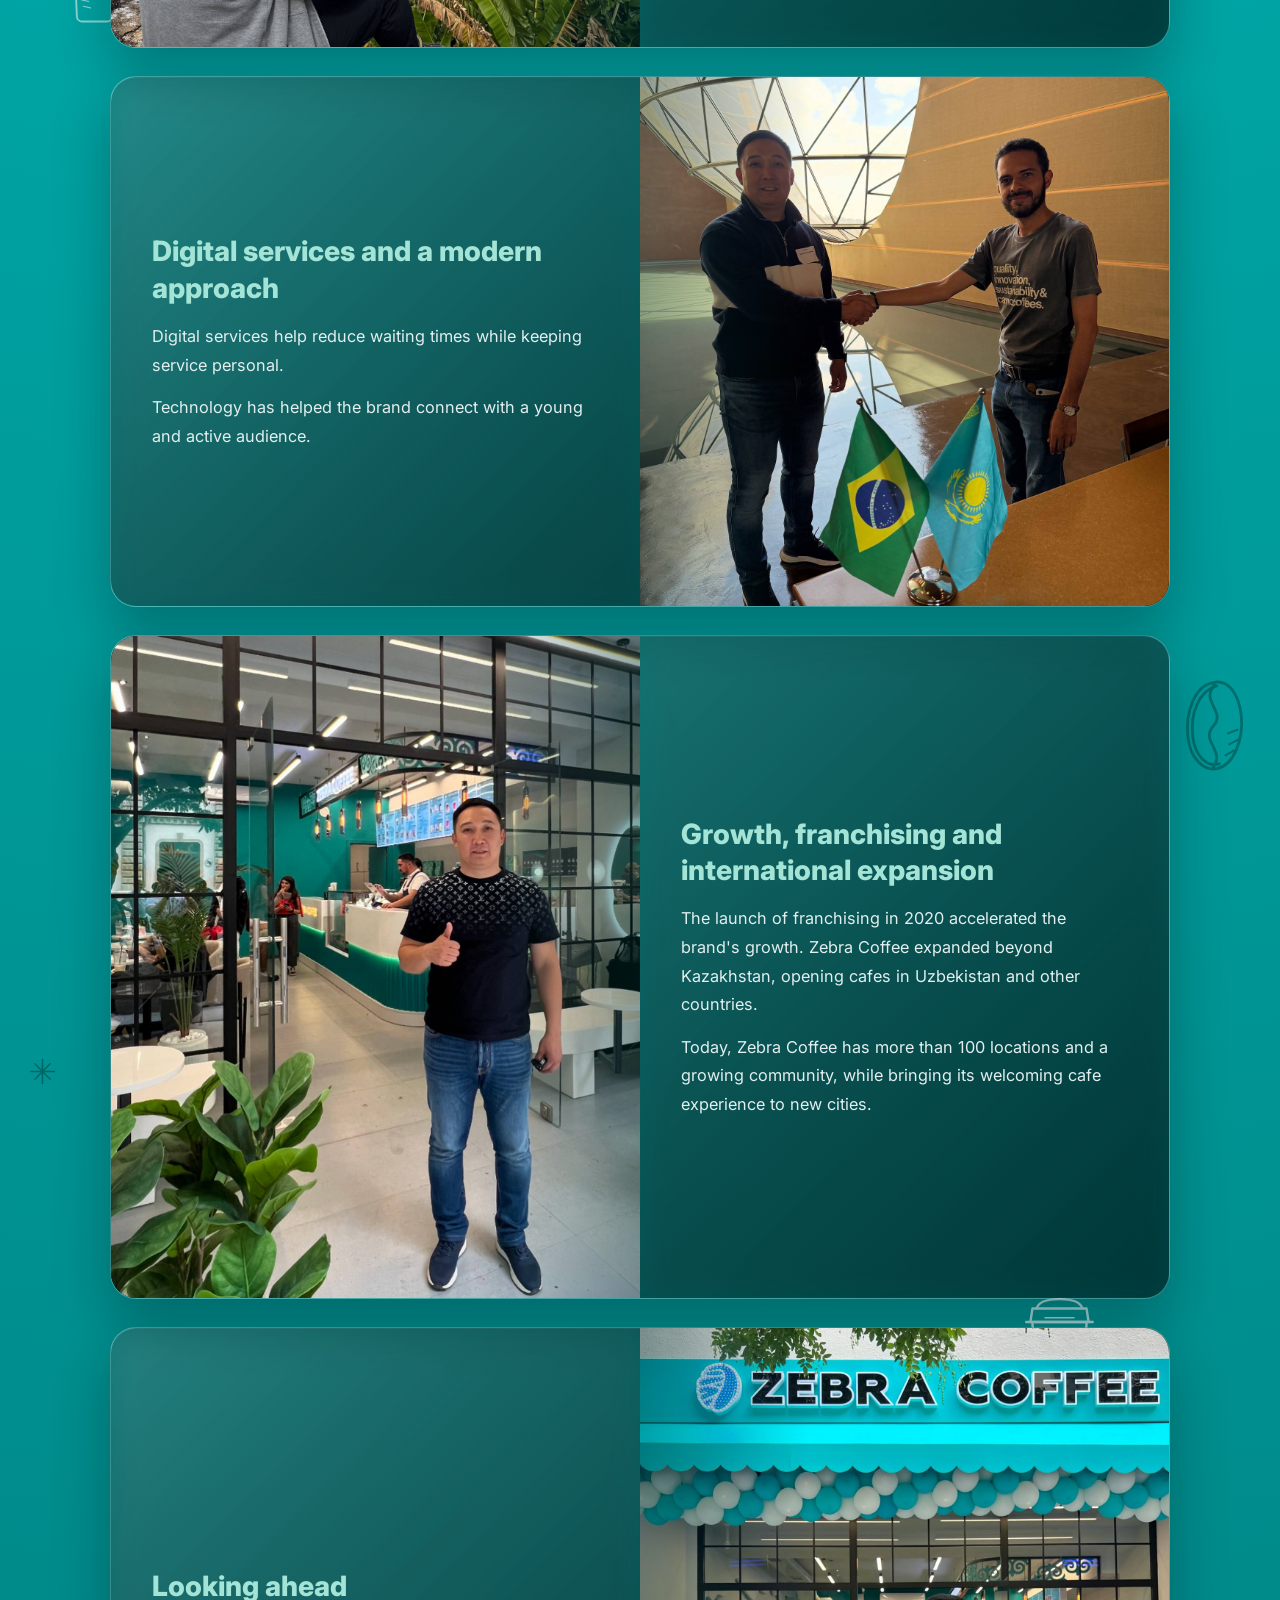
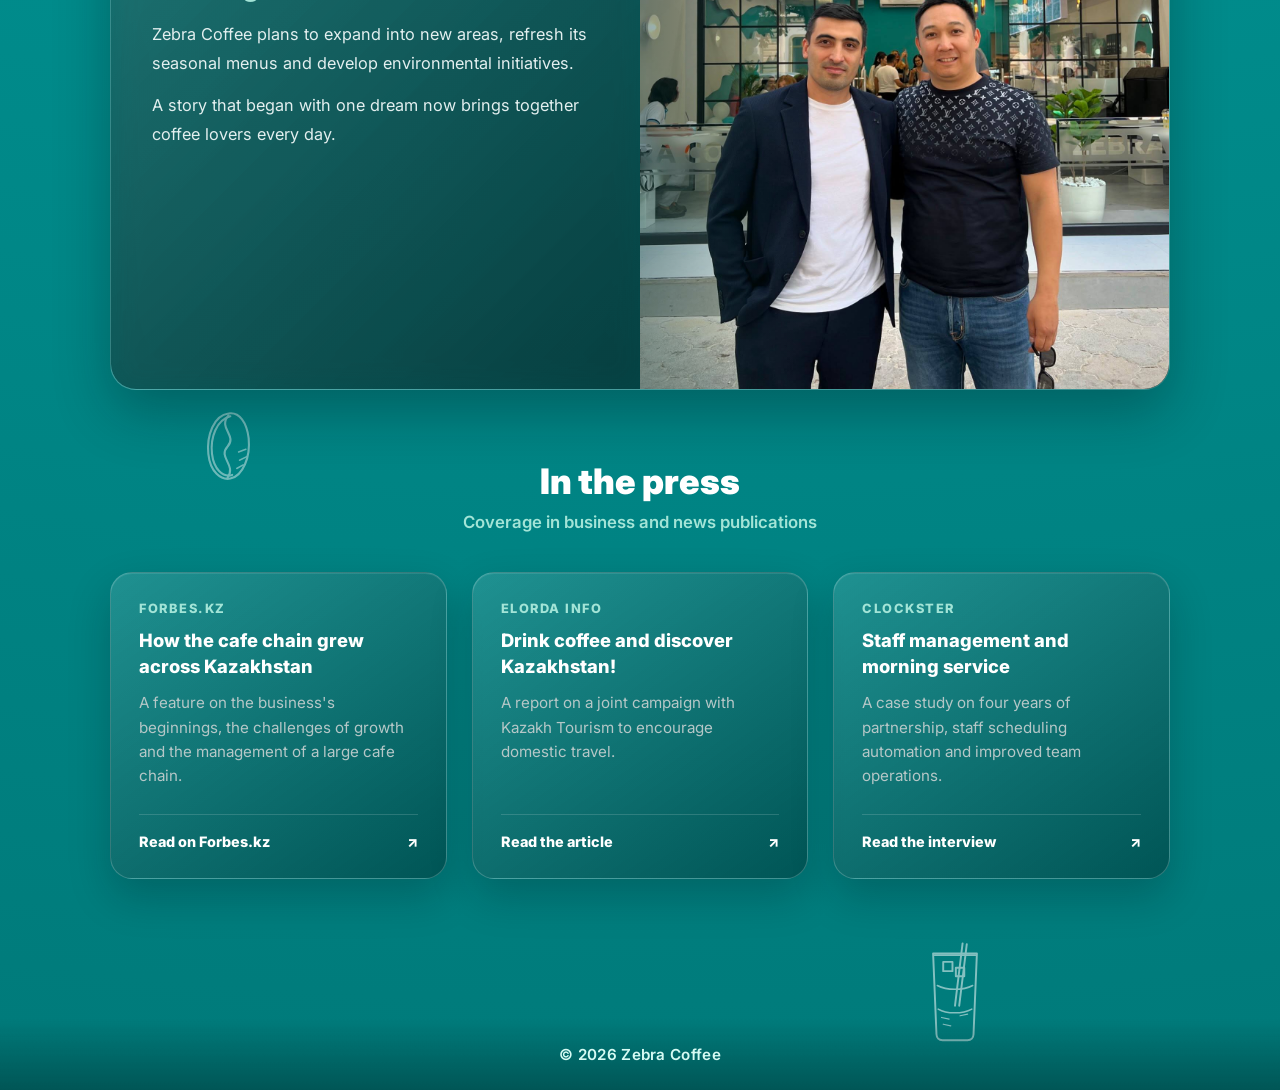
<file: about.html>
<!DOCTYPE html>
<html lang="en">
<head>
  <meta charset="UTF-8">
  <meta name="viewport" content="width=device-width, initial-scale=1.0">
  <title>Ержан Тастамбеков: Путь основателя — Zebra Coffee</title>
  <link rel="icon" type="image/x-icon" href="images/unnamed (1).ico">
  <script>try{if(sessionStorage.getItem('zebra-pt')){sessionStorage.removeItem('zebra-pt');document.documentElement.classList.add('pt-enter')}}catch(e){}</script>
  <link rel="stylesheet" href="page-transition.css">
  <link rel="stylesheet" href="styles.css">
  <link rel="preconnect" href="https://fonts.googleapis.com">
  <link rel="preconnect" href="https://fonts.gstatic.com" crossorigin>
  <link href="https://fonts.googleapis.com/css2?family=Montserrat:ital,wght@0,300;0,400;0,600;0,800;0,900;1,400&display=swap" rel="stylesheet">
  <style>
    :root {
      --bg-teal: #007a7a;
      --card-dark: #0a1b1b;
      --glass-bg: rgba(0, 50, 50, 0.45);
      --glass-border: rgba(255, 255, 255, 0.25);
      --accent-teal: #a3e4d7;
      --accent-gold: #e5c158;
      --border-light: rgba(255, 255, 255, 0.15);
      --text-white: #ffffff;
      --text-dim: #b5c7c7;
    }

    body {
      background: radial-gradient(ellipse at 18% 10%, rgba(83, 217, 207, .18), transparent 36%), radial-gradient(ellipse at 86% 44%, rgba(229, 193, 88, .08), transparent 30%), linear-gradient(145deg, #006565, #004345 58%, #002d31);
      color: var(--text-white);
      font-family: 'Montserrat', -apple-system, BlinkMacSystemFont, sans-serif;
      margin: 0;
      padding: 0;
    }

    .about-hero {
      position: relative;
      isolation: isolate;
      overflow: hidden;
      text-align: center;
      padding: clamp(42px, 6vw, 72px) clamp(22px, 5vw, 64px);
      max-width: 1150px;
      margin: 34px auto 0;
      border: 1px solid rgba(255, 255, 255, .2);
      border-radius: 32px;
      background: linear-gradient(135deg, rgba(255, 255, 255, .12), rgba(0, 43, 43, .48));
      box-shadow: 0 28px 70px rgba(0, 24, 26, .28), inset 0 1px 0 rgba(255,255,255,.12);
      backdrop-filter: blur(20px);
      -webkit-backdrop-filter: blur(20px);
    }

    .about-hero-badge {
      display: inline-block;
      padding: 6px 18px;
      background: rgba(229, 193, 88, 0.15);
      backdrop-filter: blur(12px);
      -webkit-backdrop-filter: blur(12px);
      border: 1px solid var(--accent-gold);
      border-radius: 30px;
      color: var(--accent-gold);
      font-size: 0.85rem;
      font-weight: 800;
      letter-spacing: 3px;
      text-transform: uppercase;
      margin-bottom: 20px;
      box-shadow: 0 4px 15px rgba(0, 0, 0, 0.2);
    }

    .about-hero h1 {
      font-size: 2.8rem;
      font-weight: 900;
      letter-spacing: 0.5px;
      margin: 0 0 20px 0;
      white-space: nowrap;
      background: linear-gradient(180deg, #ffffff 30%, #a3e4d7 100%);
      -webkit-background-clip: text;
      -webkit-text-fill-color: transparent;
      text-shadow: 0 10px 30px rgba(0, 0, 0, 0.3);

    }

    .about-hero-divider {
      width: 80px;
      height: 3px;
      background: linear-gradient(90deg, transparent, var(--accent-gold), transparent);
      margin: 0 auto 25px auto;
    }

    .about-hero p {
      color: #f0fdfd;
      font-size: 1.15rem;
      line-height: 1.8;
      max-width: 900px;
      margin: 0 auto;
      font-weight: 400;
      text-shadow: 0 2px 10px rgba(0,0,0,0.3);
    }

    .stats-row {
      display: grid;
      grid-template-columns: repeat(auto-fit, minmax(200px, 1fr));
      gap: 20px;
      margin: 35px auto 55px auto;
      max-width: 1100px;
      padding: 0 20px;
    }

    .stat-card {
      position: relative;
      isolation: isolate;
      overflow: hidden;
      background: var(--glass-bg);
      border: 1px solid var(--glass-border);
      border-radius: 20px;
      padding: 25px 20px;
      text-align: center;
      backdrop-filter: blur(14px);
      -webkit-backdrop-filter: blur(14px);
      box-shadow: 0 10px 30px rgba(0, 30, 30, 0.25);
      transition: transform 0.3s ease, border-color 0.3s ease, box-shadow 0.3s ease;
    }

    .stat-card::before,
    .stat-card::after {
      position: absolute;
      inset: 0;
      content: "";
      pointer-events: none;
    }

    .stat-card::before {
      z-index: -2;
      background-image: var(--stat-image);
      background-position: center;
      background-size: cover;
      transform: scale(1.01);
      transition: transform 0.6s ease;
    }

    .stat-card::after {
      z-index: -1;
      background: linear-gradient(135deg, rgba(0, 34, 36, .84), rgba(0, 52, 51, .58)), linear-gradient(0deg, rgba(0, 24, 26, .58), transparent 90%);
    }

    .stat-card--cafes { --stat-image: url("images/24.webp"); }
    .stat-card--countries { --stat-image: url("images/25.jpg"); }
    .stat-card--quality { --stat-image: url("images/27.jfif"); }
    .stat-card--franchise { --stat-image: url("images/26.webp"); }

    .stat-card:hover {
      transform: translateY(-4px);
      border-color: rgba(255, 255, 255, 0.55);
      box-shadow: 0 16px 38px rgba(0, 30, 30, 0.36);
    }
    .stat-card:hover::before {
      transform: scale(1.07);
    }

    .stat-number {
      position: relative;
      font-size: 2.8rem;
      font-weight: 900;
      color: var(--accent-teal);
      margin-bottom: 6px;
      text-shadow: 0 3px 16px rgba(0,0,0,.6);
    }

    .stat-label {
      position: relative;
      display: inline-block;
      padding: 5px 9px;
      border: 1px solid rgba(255,255,255,.16);
      border-radius: 999px;
      background: rgba(0,30,31,.34);
      font-size: 0.85rem;
      color: #f0fdfd;
      font-weight: 700;
      text-transform: uppercase;
      letter-spacing: 1.5px;
      text-shadow: 0 2px 10px rgba(0,0,0,.8);
    }

    .story-section {
      max-width: 1100px;
      margin: 0 auto;
      display: flex;
      flex-direction: column;
      gap: 28px;
      padding: 0 20px;
    }

    .story-card-horizontal {
      display: flex;
      align-items: stretch;
      background: linear-gradient(135deg, rgba(255, 255, 255, .12), rgba(0, 46, 46, .42));
      border: 1px solid rgba(255, 255, 255, .2);
      border-radius: 26px;
      min-height: 380px;
      overflow: hidden;
      box-shadow: 0 22px 55px rgba(0, 18, 20, .3), inset 0 1px 0 rgba(255,255,255,.1);
      backdrop-filter: blur(16px);
      -webkit-backdrop-filter: blur(16px);
      transition: transform 0.3s ease, border-color 0.3s ease, box-shadow 0.3s ease;
    }

    .story-card-horizontal:hover {
      transform: translateY(-4px);
      border-color: rgba(186, 245, 236, 0.55);
      box-shadow: 0 28px 65px rgba(0, 18, 20, .38), inset 0 1px 0 rgba(255,255,255,.16);
    }

    .story-card-horizontal.reverse {
      flex-direction: row-reverse;
    }

    .story-img-container {
      flex: 0 0 50%;
      width: 50%;
      position: relative;
      overflow: hidden;
      background: #051111;
    }

    .story-img-container::after {
      position: absolute;
      inset: 0;
      content: "";
      background: linear-gradient(90deg, transparent 68%, rgba(0, 49, 49, .42));
      pointer-events: none;
    }
    .story-card-horizontal.reverse .story-img-container::after {
      background: linear-gradient(270deg, transparent 68%, rgba(0, 49, 49, .42));
    }

    .story-img-container img {
      width: 100%;
      height: 100%;
      object-fit: cover;
      object-position: top center;
      display: block;
    }

    .story-text-container {
      position: relative;
      z-index: 1;
      flex: 0 0 50%;
      width: 50%;
      padding: clamp(28px, 3.2vw, 44px);
      box-sizing: border-box;
      display: flex;
      flex-direction: column;
      justify-content: center;
      background: linear-gradient(135deg, rgba(0, 67, 65, .38), rgba(0, 38, 40, .58));
      backdrop-filter: blur(14px);
      -webkit-backdrop-filter: blur(14px);
    }

    .story-text-container h2 {
      font-size: 1.75rem;
      font-weight: 800;
      margin-bottom: 16px;
      color: var(--accent-teal);
      line-height: 1.3;
    }

    .story-text-container p {
      font-size: 1.02rem;
      line-height: 1.75;
      color: #e2efef;
      margin-bottom: 14px;
      font-weight: 400;
    }

    .story-text-container p:last-child {
      margin-bottom: 0;
    }

    .quote-box {
      background: linear-gradient(135deg, rgba(255,255,255,.13), rgba(0,43,43,.48));
      border: 1px solid rgba(186, 245, 236, .38);
      border-radius: 24px;
      padding: 35px 40px;
      margin: 10px 0;
      color: var(--text-white);
      font-style: italic;
      font-size: 1.2rem;
      line-height: 1.7;
      box-shadow: 0 20px 55px rgba(0, 20, 22, .28), inset 0 1px 0 rgba(255,255,255,.12);
      backdrop-filter: blur(18px);
      -webkit-backdrop-filter: blur(18px);
      position: relative;
    }

    .quote-author {
      margin-top: 16px;
      font-style: normal;
      font-weight: 800;
      font-size: 1rem;
      color: var(--accent-teal);
      text-align: right;
    }

    .press-section {
      max-width: 1100px;
      margin: 70px auto 60px auto;
      padding: 0 20px;
    }

    .press-header {
      text-align: center;
      margin-bottom: 40px;
    }

    .press-header h2 {
      font-size: 2.2rem;
      font-weight: 900;
      color: var(--text-white);
      margin-bottom: 10px;
    }

    .press-header p {
      color: var(--accent-teal);
      font-size: 1.05rem;
      font-weight: 600;
    }

    .media-grid {
      display: grid;
      grid-template-columns: repeat(auto-fill, minmax(300px, 1fr));
      gap: 25px;
    }

    .media-card {
      background: linear-gradient(145deg, rgba(255,255,255,.12), rgba(0,42,43,.48));
      border: 1px solid rgba(255,255,255,.2);
      border-radius: 22px;
      padding: 28px;
      color: var(--text-white);
      text-decoration: none;
      display: flex;
      flex-direction: column;
      box-shadow: 0 18px 42px rgba(0,20,22,.22), inset 0 1px 0 rgba(255,255,255,.1);
      backdrop-filter: blur(16px);
      -webkit-backdrop-filter: blur(16px);
      transition: transform 0.3s ease, border-color 0.3s ease, box-shadow 0.3s ease;
    }

    .media-card:hover {
      transform: translateY(-5px);
      border-color: rgba(186, 245, 236, .65);
      box-shadow: 0 24px 52px rgba(0,20,22,.34), inset 0 1px 0 rgba(255,255,255,.16);
    }

    .media-source {
      font-size: 0.8rem;
      text-transform: uppercase;
      color: var(--accent-teal);
      font-weight: 800;
      letter-spacing: 1.5px;
      margin-bottom: 12px;
    }

    .media-title {
      font-size: 1.15rem;
      font-weight: 800;
      margin-bottom: 12px;
      line-height: 1.4;
    }

    .media-snippet {
      font-size: 0.95rem;
      color: var(--text-dim);
      line-height: 1.6;
      flex-grow: 1;
      margin-bottom: 25px;
    }

    .media-link-text {
      font-size: 0.9rem;
      font-weight: 800;
      color: var(--text-white);
      display: flex;
      justify-content: space-between;
      align-items: center;
      border-top: 1px solid var(--border-light);
      padding-top: 18px;
    }

    @media screen and (max-width: 1100px) {
      .about-hero h1 {
        white-space: normal;
        font-size: 2.2rem;
      }
    }

    @media screen and (max-width: 900px) {
      .story-card-horizontal, .story-card-horizontal.reverse {
        flex-direction: column;
        min-height: auto;
      }
      .story-img-container, .story-text-container {
        flex: none;
        width: 100%;
      }
      .story-img-container {
        height: 300px;
      }
      .story-img-container::after,
      .story-card-horizontal.reverse .story-img-container::after {
        background: linear-gradient(180deg, transparent 58%, rgba(0, 49, 49, .38));
      }
      .story-text-container {
        padding: 25px;
      }
      .about-hero {
        margin: 22px 14px 0;
        padding: 38px 20px;
        border-radius: 24px;
      }
      .about-hero h1 { font-size: clamp(1.7rem, 7vw, 2.2rem); }
    }
  </style>
</head>
<body>

  <header>
    <div class="nav-container">
      <a href="index.html" class="logo-container">
        <img src="images/zebra-mark-white.png" alt="Zebra Coffee" class="logo-img">
        <div class="logo-brand-text">
          <span class="logo-brand-title">ZEBRA COFFEE</span>
          <span class="logo-brand-subtitle">Кофе, который объединяет</span>
        </div>
      </a>
      <nav>
        <ul>
          <li><a href="index.html">Главная</a></li>
          <li><a href="menu.html">Меню</a></li>
          <li><a href="about.html" class="active">Основатель</a></li>
          <li><a href="zebra-coins.html">Zebra Coins</a></li>
          <li><a href="addresses.html">Адреса</a></li>
          <li><a href="job.html">Работа у нас</a></li>
          <li><a href="creators.html">The Creator</a></li>
        </ul>
      </nav>
    </div>
  </header>

  <div class="container">
    <div class="about-hero">
      <div class="about-hero-badge">История успеха</div>
      <h1>Ержан Тастамбеков: Путь основателя</h1>
      <div class="about-hero-divider"></div>
      <p>Полная история зарождения международной сети Zebra Coffee: от студенческого опыта в США до создания бренда с сотней кофеен и безупречными стандартами утреннего сервиса.</p>
    </div>

    <div class="stats-row">
      <div class="stat-card stat-card--cafes">
        <div class="stat-number">100+</div>
        <div class="stat-label">Кофеен в сети</div>
      </div>
      <div class="stat-card stat-card--countries">
        <div class="stat-number">3+</div>
        <div class="stat-label">Страны присутствия</div>
      </div>
      <div class="stat-card stat-card--quality">
        <div class="stat-number">100%</div>
        <div class="stat-label">Качество Speciality</div>
      </div>
      <div class="stat-card stat-card--franchise">
        <div class="stat-number">2020</div>
        <div class="stat-label">Старт франшизы</div>
      </div>
    </div>

    <div class="story-section">
      
      <div class="story-card-horizontal">
        <div class="story-img-container">
          <img src="images/1.jpg" alt="Ержан Тастамбеков">
        </div>
        <div class="story-text-container">
          <h2>От студенческой мечты до первых шагов</h2>
          <p>История Zebra Coffee началась в США, где Ержан Тастамбеков во время обучения познакомился с западной культурой кофе «to go» (на вынос). Он наблюдал за тем, как тысячи людей начинают свой день с ароматной чашки кофе, а кофейни становятся центром притяжения мегаполиса.</p>
          <p>Вернувшись в Казахстан, Ержан поставил перед собой амбициозную цель — создать отечественную сеть кофеен с мировыми стандартами качества, доступной ценой и высокой скоростью обслуживания.</p>
        </div>
      </div>

      <div class="story-card-horizontal reverse">
        <div class="story-img-container">
          <img src="images/2.jpg" alt="Ержан Тастамбеков">
        </div>
        <div class="story-text-container">
          <h2>Формирование команды и перфекционизм</h2>
          <p>На первых этапах Ержан самостоятельно погружался во все процессы — от выбора и закупки оборудования до тестирования рецептур и настройки помола.</p>
          <p>Главным приоритетом стало формирование команды единомышленников, разделяющих страсть к идеальному сервису и горячему вниманию к каждому гостю.</p>
        </div>
      </div>

      <div class="story-card-horizontal">
        <div class="story-img-container">
          <img src="images/3.jpg" alt="Концепция Zebra Coffee">
        </div>
        <div class="story-text-container">
          <h2>Концепция бренда и первая точка в Астане</h2>
          <p>Название «Zebra Coffee» родилось из философии гармонии: контраст насыщенного черного эспрессо и свежего белого молока. Символ зебры отражает динамику, энергию и яркость жизни.</p>
          <p>Первая островная кофейня в Астане сразу привлекла внимание гостей своей эстетикой и вкусом. Утренний сервис был доведен до автоматизма — бариста готовили напитки за считанные минуты, не теряя ни капли качества.</p>
        </div>
      </div>

      <div class="story-card-horizontal reverse">
        <div class="story-img-container">
          <img src="images/4.jpg" alt="Атмосфера в кофейне">
        </div>
        <div class="story-text-container">
          <h2>Уютная атмосфера и внимание к деталям</h2>
          <p>Каждая точка Zebra Coffee проектировалась как пространство, где гость может мгновенно перезагрузиться, взять любимый напиток и почувствовать искреннее тепло.</p>
          <p>Дизайн, освещение, удобная навигация и фирменные стаканчики стали узнаваемой визитной карточкой сети по всему городу.</p>
        </div>
      </div>

      <div class="quote-box">
        «Любовь к кофе — это ежедневная дисциплина, отдача команды и абсолютное уважение к каждому гостю, который выбирает нас каждое утро.»
        <div class="quote-author">— Ержан Тастамбеков</div>
      </div>

      <div class="story-card-horizontal">
        <div class="story-img-container">
          <img src="images/5.jpg" alt="Качество зерен и обжарка">
        </div>
        <div class="story-text-container">
          <h2>Стандарты зерна, свежая обжарка и бариста</h2>
          <p>В Zebra Coffee используется только 100% арабика свежей обжарки. Ержан лично контролировал выбор поставщиков зеленого зерна и формулу обжарки, чтобы добиваться стабильного профиля вкуса во всех точках.</p>
          <p>Каждый бариста сети проходит жесткий отбор и обучение в Академии Zebra Coffee, овладевая искусством латте-арта и работы с оборудованием высочайшего класса.</p>
        </div>
      </div>

      <div class="story-card-horizontal reverse">
        <div class="story-img-container">
          <img src="images/6.jpg" alt="Обучение бариста">
        </div>
        <div class="story-text-container">
          <h2>Школа бариста и культура сервиса</h2>
          <p>Мастерство бариста — фундамент успеха Zebra Coffee. В собственной академии сотрудники обучаются правильной экстракции, взбиванию идеальной микропены и тонкостям общения с клиентами.</p>
          <p>Благодаря этому любой гость получает абсолютно одинаковый, превосходный вкус кофе в любой точке сети.</p>
        </div>
      </div>

      <div class="story-card-horizontal">
        <div class="story-img-container">
          <img src="images/7.jpg" alt="Автоматизация и приложение">
        </div>
        <div class="story-text-container">
          <h2>Автоматизация и экосистема Zebra Coins</h2>
          <p>Для ускорения работы и повышения лояльности команда разработала собственное мобильное приложение с программой Zebra Coins. Гости получили возможность накапливать кешбэк до 10% и оплачивать покупки прямо со смартфона.</p>
          <p>Партнерство с передовыми IT-системами вроде Clockster позволило оптимизировать графики сотрудников и обеспечить идеальный утренний поток без очередей.</p>
        </div>
      </div>

      <div class="story-card-horizontal reverse">
        <div class="story-img-container">
          <img src="images/8.jpg" alt="Технологии и оптимизация">
        </div>
        <div class="story-text-container">
          <h2>Инновации и современный подход</h2>
          <p>Внедрение цифровых сервисов позволило сократить время ожидания заказа до минимума, сохраняя персональный подход к каждому покупателю.</p>
          <p>Технологичность стала одной из ключевых причин, почему сеть завоевала признание среди молодой и активной аудитории.</p>
        </div>
      </div>

      <div class="story-card-horizontal">
        <div class="story-img-container">
          <img src="images/9.jpg" alt="Международная сеть и франшиза">
        </div>
        <div class="story-text-container">
          <h2>Масштабирование, франшиза и международный уровень</h2>
          <p>Запуск франчайзинга в 2020 году стал мощным драйвером роста. Бренд вышел за пределы Казахстана, открыв кофейни в Узбекистане и других странах.</p>
          <p>Сегодня Zebra Coffee — это более 100 успешных локаций, сильное комьюнити и бренд, который продолжает покорять новые города, сохраняя семейный уют и внимание к каждому гостю.</p>
        </div>
      </div>

      <div class="story-card-horizontal reverse">
        <div class="story-img-container">
          <img src="images/10.jpg" alt="Будущее сети">
        </div>
        <div class="story-text-container">
          <h2>Взгляд в будущее</h2>
          <p>Zebra Coffee не останавливается на достигнутом: в планах компании дальше расширять географию присутствия, обновлять сезонные меню и развивать экологические инициативы.</p>
          <p>История, начавшаяся с одной мечты, сегодня объединяет сотни тысяч любителей качественного кофе каждый день.</p>
        </div>
      </div>

    </div>

    <div class="press-section">
      <div class="press-header">
        <h2>Пресса и СМИ о нас</h2>
        <p>Публикации в ведущих деловых и аналитических изданиях</p>
      </div>
      
      <div class="media-grid">
        <a href="https://forbes.kz/articles/kak_set_kofeen_iz_nur-sultana_reshila_kazahstan_pokorit" target="_blank" class="media-card">
          <div class="media-source">Forbes.kz</div>
          <div class="media-title">Как сеть кофеен покорила Казахстан</div>
          <div class="media-snippet">Большой материал об истории зарождения бизнеса, трудностях роста и секретах управления масштабной сетью кофеен.</div>
          <div class="media-link-text">Читать на Forbes.kz <span>↗</span></div>
        </a>

        <a href="https://ru.elordainfo.kz/obchestvo/pey-kofe-otkryvay-kazahstan-novaya-akciya-ot-zebra-coffee-i-kazakh-tourism" target="_blank" class="media-card">
          <div class="media-source">Elorda Info</div>
          <div class="media-title">Пей кофе — открывай Казахстан!</div>
          <div class="media-snippet">Официальный репортаж о масштабной совместной акции с Kazakh Tourism для поддержки внутреннего туризма.</div>
          <div class="media-link-text">Читать статью <span>↗</span></div>
        </a>

        <a href="https://www.clockster.com/ru/blog/zebra-coffee-i-clockster-chetyre-goda-partnyorstva-v-upravlenii-personalom" target="_blank" class="media-card">
          <div class="media-source">Clockster</div>
          <div class="media-title">Управление персоналом и утренний сервис</div>
          <div class="media-snippet">Подробный бизнес-кейс о четырех годах успешного партнерства, автоматизации графиков и оптимизации работы команды.</div>
          <div class="media-link-text">Читать интервью <span>↗</span></div>
        </a>
      </div>
    </div>
  </div>

  <footer class="ft-min"><p data-no-translate>© 2026 Zebra Coffee</p></footer>

  <script src="scroll-progress.js" defer></script>
  <script src="site-fx.js" defer></script>
  <script src="page-transition.js" defer></script>
  <script src="site-ui.js" defer></script>
  <script src="lightbox.js" defer></script>
  <script src="lang-loader.js" defer></script>
  <script src="i18n.js" defer></script>
</body>
</html>
</file>
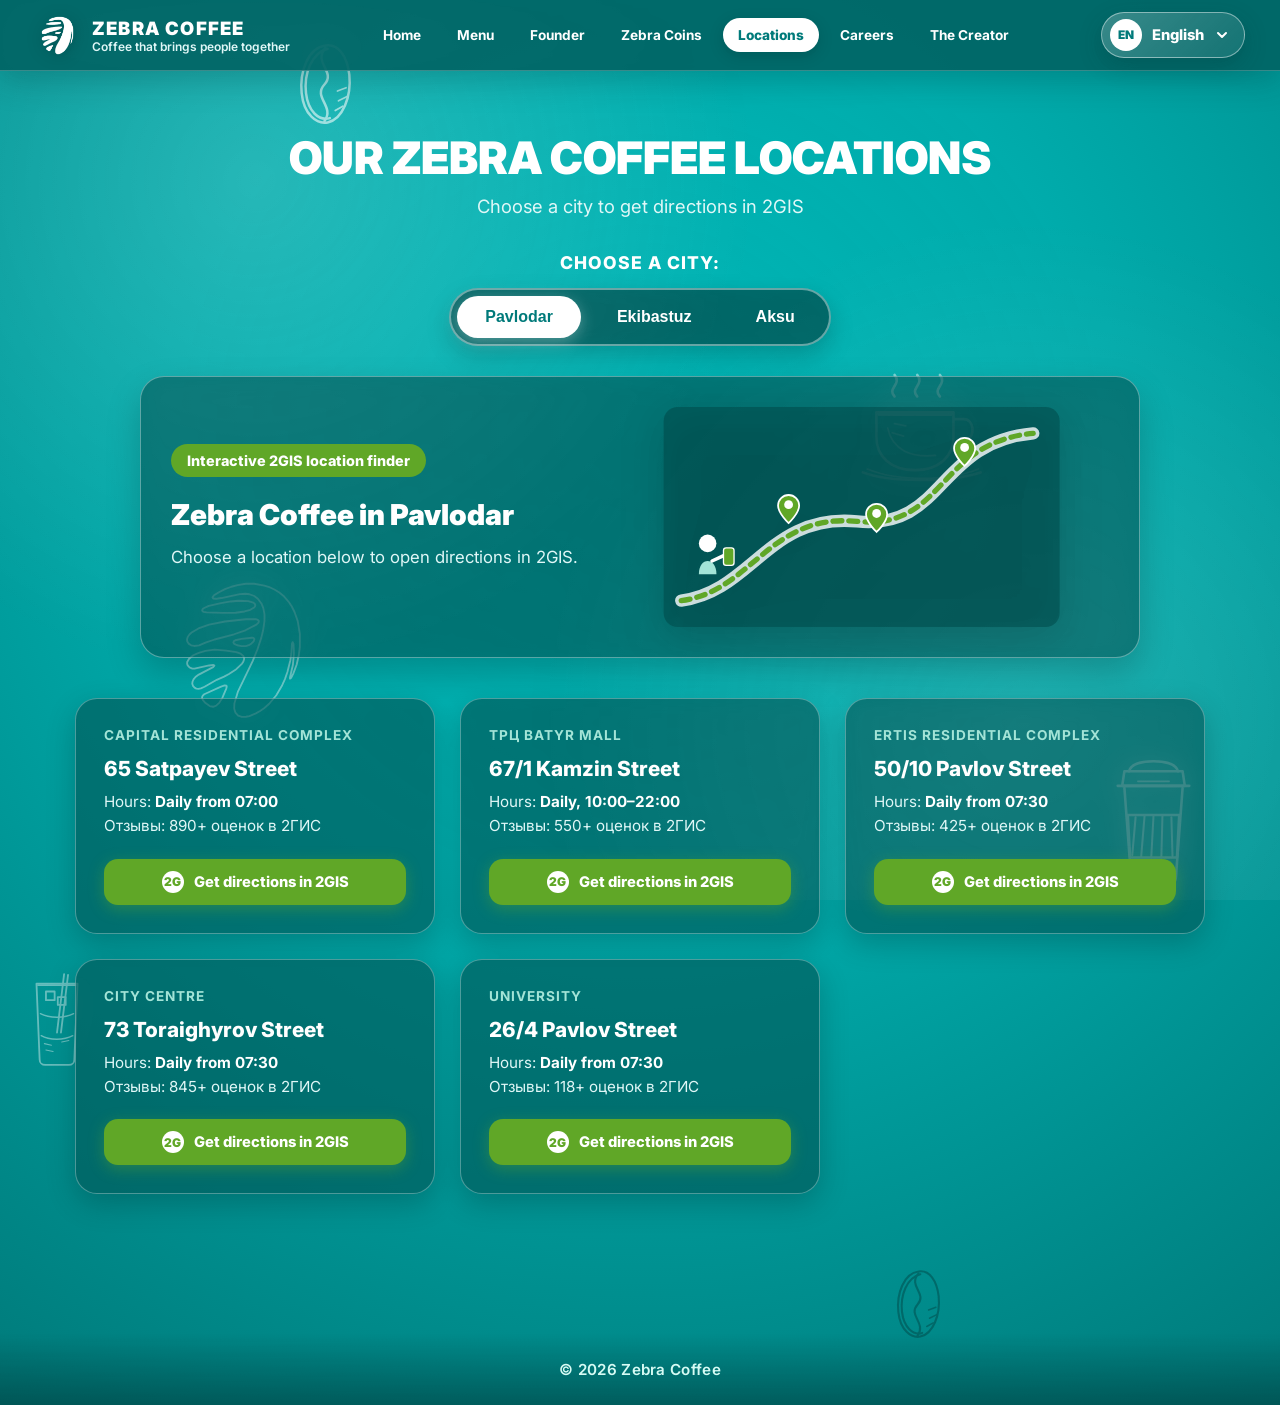
<file: addresses.html>
<!DOCTYPE html>
<html lang="en">
<head>
  <meta charset="UTF-8">
  <meta name="viewport" content="width=device-width, initial-scale=1.0">
  <title>Адреса — Zebra Coffee</title>
  <link rel="icon" type="image/x-icon" href="images/unnamed (1).ico">
  <script>try{if(sessionStorage.getItem('zebra-pt')){sessionStorage.removeItem('zebra-pt');document.documentElement.classList.add('pt-enter')}}catch(e){}</script>
  <link rel="stylesheet" href="page-transition.css">
  <link rel="stylesheet" href="styles.css">
  <style>
    .page-hero {
      text-align: center;
      padding: 40px 20px 10px 20px;
    }
    .page-hero h1 {
      font-size: 2.8rem;
      font-weight: 900;
      color: #ffffff;
      margin-bottom: 10px;
    }
    .page-hero p {
      color: #e0f7f7;
      font-size: 1.15rem;
      max-width: 650px;
      margin: 0 auto;
    }
    .city-selector-wrapper {
      text-align: center;
      margin: 25px auto 15px auto;
      padding: 0 10px;
    }
    .city-selector-title {
      font-size: 1.1rem;
      font-weight: 800;
      color: #ffffff;
      margin-bottom: 15px;
      text-transform: uppercase;
      letter-spacing: 1px;
    }
    .city-buttons-container {
      display: inline-flex;
      background: rgba(0, 60, 60, 0.6);
      border: 2px solid rgba(255, 255, 255, 0.4);
      padding: 6px;
      border-radius: 40px;
      gap: 8px;
      backdrop-filter: blur(10px);
      box-shadow: 0 10px 25px rgba(0, 0, 0, 0.2);
      flex-wrap: wrap;
      justify-content: center;
      max-width: 100%;
      box-sizing: border-box;
    }
    .city-btn {
      background: transparent;
      border: none;
      color: #ffffff;
      padding: 12px 28px;
      border-radius: 30px;
      font-size: 1rem;
      font-weight: 800;
      cursor: pointer;
      transition: all 0.3s ease;
    }
    .city-btn:hover {
      background: rgba(255, 255, 255, 0.2);
    }
    .city-btn.active {
      background: #ffffff;
      color: #007a7a;
      box-shadow: 0 4px 15px rgba(255, 255, 255, 0.3);
    }
    .navigator-illustration-box {
      background: rgba(0, 90, 90, 0.65);
      border: 1px solid rgba(255, 255, 255, 0.35);
      border-radius: 24px;
      max-width: 1000px;
      margin: 30px auto 40px auto;
      padding: 30px;
      backdrop-filter: blur(12px);
      box-shadow: 0 15px 35px rgba(0, 0, 0, 0.2);
      display: grid;
      grid-template-columns: 1fr 1.2fr;
      gap: 30px;
      align-items: center;
      box-sizing: border-box;
    }
    .navigator-text-side h2 {
      font-size: 1.8rem;
      font-weight: 900;
      color: #ffffff;
      margin-bottom: 12px;
    }
    .navigator-text-side p {
      color: #e0f7f7;
      font-size: 1.05rem;
      line-height: 1.6;
      margin-bottom: 20px;
    }
    .gis-status-badge {
      display: inline-flex;
      align-items: center;
      gap: 8px;
      background: #60a727;
      color: #ffffff;
      padding: 8px 16px;
      border-radius: 20px;
      font-weight: 800;
      font-size: 0.9rem;
    }
    .map-svg-art {
      width: 100%;
      height: 220px;
      filter: drop-shadow(0 10px 20px rgba(0, 0, 0, 0.25));
    }
    .address-grid {
      display: grid;
      grid-template-columns: repeat(auto-fit, minmax(280px, 1fr));
      gap: 25px;
      max-width: 1200px;
      margin: 20px auto 60px auto;
      padding: 0 15px;
      box-sizing: border-box;
      transition: opacity 0.3s ease;
    }
    .address-card {
      background: rgba(0, 90, 90, 0.65);
      border: 1px solid rgba(255, 255, 255, 0.3);
      border-radius: 22px;
      padding: 28px;
      backdrop-filter: blur(12px);
      box-shadow: 0 10px 30px rgba(0,0,0,0.2);
      display: flex;
      flex-direction: column;
      justify-content: space-between;
      box-sizing: border-box;
      transition: border-color 0.3s ease, box-shadow 0.3s ease;
    }
    .address-card:hover {
      border-color: #ffffff;
      box-shadow: 0 15px 35px rgba(255, 255, 255, 0.2);
    }
    .card-head {
      display: flex;
      justify-content: space-between;
      align-items: flex-start;
      margin-bottom: 12px;
    }
    .location-tag {
      font-size: 0.85rem;
      color: #a3e4d7;
      font-weight: 700;
      text-transform: uppercase;
      letter-spacing: 1px;
    }
    .address-card h3 {
      font-size: 1.3rem;
      font-weight: 800;
      color: #ffffff;
      margin-bottom: 8px;
      line-height: 1.3;
    }
    .work-time-info {
      color: #e0f7f7;
      font-size: 0.95rem;
      line-height: 1.6;
      margin-bottom: 20px;
    }
    .work-time-info strong {
      color: #ffffff;
    }
    .gis-btn {
      display: inline-flex;
      align-items: center;
      justify-content: center;
      gap: 10px;
      background: #60a727;
      color: #ffffff;
      padding: 12px 20px;
      border-radius: 14px;
      text-decoration: none;
      font-weight: 800;
      font-size: 0.92rem;
      box-sizing: border-box;
      transition: background 0.3s ease, box-shadow 0.3s ease;
      box-shadow: 0 4px 15px rgba(96, 167, 39, 0.4);
    }
    .gis-btn:hover {
      background: #73c330;
      box-shadow: 0 8px 20px rgba(96, 167, 39, 0.6);
    }
    .gis-logo-icon {
      width: 22px;
      height: 22px;
      background: #ffffff;
      color: #60a727;
      border-radius: 50%;
      display: flex;
      align-items: center;
      justify-content: center;
      font-weight: 900;
      font-size: 0.75rem;
      flex-shrink: 0;
    }

    @media screen and (max-width: 850px) {
      .navigator-illustration-box {
        grid-template-columns: 1fr;
        text-align: center;
        padding: 20px;
        margin: 20px 15px;
      }
      .gis-status-badge {
        margin-bottom: 10px;
      }
      .navigator-text-side br {
        display: none;
      }
    }

    @media screen and (max-width: 480px) {
      .page-hero h1 {
        font-size: 2.1rem;
      }
      .page-hero p {
        font-size: 1rem;
      }
      .city-buttons-container {
        display: flex;
        flex-direction: column;
        width: 100%;
        padding: 8px;
        border-radius: 20px;
      }
      .city-btn {
        width: 100%;
        padding: 10px 15px;
        font-size: 0.95rem;
      }
      .address-grid {
        grid-template-columns: 1fr;
        padding: 0 10px;
      }
      .address-card {
        padding: 20px;
      }
      .address-card h3 {
        font-size: 1.15rem;
      }
    }
  </style>
</head>
<body>

  <header>
    <div class="nav-container">
      <a href="index.html" class="logo-container">
        <img src="images/zebra-mark-white.png" alt="Zebra Coffee" class="logo-img">
        <div class="logo-brand-text">
          <span class="logo-brand-title">ZEBRA COFFEE</span>
          <span class="logo-brand-subtitle">Кофе, который объединяет</span>
        </div>
      </a>
      <nav>
        <ul>
          <li><a href="index.html">Главная</a></li>
          <li><a href="menu.html">Меню</a></li>
          <li><a href="about.html">Основатель</a></li>
          <li><a href="zebra-coins.html">Zebra Coins</a></li>
          <li><a href="addresses.html" class="active">Адреса</a></li>
          <li><a href="job.html">Работа у нас</a></li>
          <li><a href="creators.html">The Creator</a></li>
        </ul>
      </nav>
    </div>
  </header>

  <div class="container">
    <div class="page-hero">
      <h1>НАШИ КОФЕЙНИ ZEBRA COFFEE</h1>
      <p>Выберите город, чтобы построить маршрут в 2ГИС</p>
    </div>

    <div class="city-selector-wrapper">
      <div class="city-selector-title">ВЫБЕРИТЕ ГОРОД:</div>
      <div class="city-buttons-container">
        <button class="city-btn active" id="btnPavlodar" onclick="selectCity('pavlodar')">Павлодар</button>
        <button class="city-btn" id="btnEkibastuz" onclick="selectCity('ekibastuz')">Экибастуз</button>
        <button class="city-btn" id="btnAksu" onclick="selectCity('aksu')">Аксу</button>
      </div>
    </div>

    <div class="navigator-illustration-box">
      <div class="navigator-text-side">
        <div class="gis-status-badge">Интерактивный навигатор 2ГИС</div>
        <br><br>
        <h2 id="cityNameDisplay">Кофейни в Павлодаре</h2>
        <p id="cityDescDisplay">Нажмите на кнопку ниже — приложение 2ГИС проложит маршрут до кофейни.</p>
      </div>

      <svg class="map-svg-art" viewBox="0 0 450 250" fill="none" xmlns="http://www.w3.org/2000/svg">
        <rect width="450" height="250" rx="16" fill="#004d4d" opacity="0.6"/>
        <path d="M 20 220 C 100 210, 120 120, 220 130 C 320 140, 310 40, 420 30" stroke="#ffffff" stroke-width="14" stroke-linecap="round" opacity="0.8"/>
        <path d="M 20 220 C 100 210, 120 120, 220 130 C 320 140, 310 40, 420 30" stroke="#60a727" stroke-width="6" stroke-dasharray="10 8" stroke-linecap="round"/>
        <g transform="translate(30, 140)">
          <circle cx="20" cy="15" r="10" fill="#ffffff"/>
          <path d="M 10 50 C 10 30, 30 30, 30 50 Z" fill="#a3e4d7"/>
          <path d="M 25 35 L 40 28" stroke="#ffffff" stroke-width="4" stroke-linecap="round"/>
          <rect x="38" y="20" width="12" height="20" rx="3" fill="#60a727" stroke="#ffffff" stroke-width="1.5"/>
        </g>
        <g transform="translate(130, 100)">
          <path d="M12 0 C5.4 0 0 5.4 0 12 C0 21 12 32 12 32 C12 32 24 21 24 12 C24 5.4 18.6 0 12 0 Z" fill="#60a727" stroke="#ffffff" stroke-width="2"/>
          <circle cx="12" cy="11" r="5" fill="#ffffff"/>
        </g>
        <g transform="translate(230, 110)">
          <path d="M12 0 C5.4 0 0 5.4 0 12 C0 21 12 32 12 32 C12 32 24 21 24 12 C24 5.4 18.6 0 12 0 Z" fill="#60a727" stroke="#ffffff" stroke-width="2"/>
          <circle cx="12" cy="11" r="5" fill="#ffffff"/>
        </g>
        <g transform="translate(330, 35)">
          <path d="M12 0 C5.4 0 0 5.4 0 12 C0 21 12 32 12 32 C12 32 24 21 24 12 C24 5.4 18.6 0 12 0 Z" fill="#60a727" stroke="#ffffff" stroke-width="2"/>
          <circle cx="12" cy="11" r="5" fill="#ffffff"/>
        </g>
      </svg>
    </div>

    <div class="address-grid" id="addressGrid"></div>
  </div>

  <footer class="ft-min"><p data-no-translate>© 2026 Zebra Coffee</p></footer>

  <script>
    const pavlodarData = [
      { tag: "ЖК Capital", address: "ул. Академика Сатпаева, 65", time: "Ежедневно с 07:00", reviews: "890+ оценок в 2ГИС", link: "https://2gis.kz/pavlodar/search/Zebra%20Coffee%20%D0%A1%D0%B0%D1%82%D0%BF%D0%B0%D0%B5%D0%B2%D0%B0%2065" },
      { tag: "ТРЦ Batyr Mall", address: "ул. Камзина, 67/1", time: "Ежедневно 10:00 – 22:00", reviews: "550+ оценок в 2ГИС", link: "https://2gis.kz/pavlodar/search/Zebra%20Coffee%20Batyr%20Mall" },
      { tag: "ЖК Ertis", address: "ул. Павлова, 50/10", time: "Ежедневно с 07:30", reviews: "425+ оценок в 2ГИС", link: "https://2gis.kz/pavlodar/search/Zebra%20Coffee%20%D0%9F%D0%B0%D0%B2%D0%BB%D0%BE%D0%B2%D0%B0%2050%2F10" },
      { tag: "Центр", address: "ул. Торайгырова, 73", time: "Ежедневно с 07:30", reviews: "845+ оценок в 2ГИС", link: "https://2gis.kz/pavlodar/search/Zebra%20Coffee%20%D0%A2%D0%BE%D1%80%D0%B0%D0%B9%D0%B3%D1%8B%D1%80%D0%BE%D0%B2%D0%B0%2073" },
      { tag: "Университет", address: "ул. Павлова, 26/4", time: "Ежедневно с 07:30", reviews: "118+ оценок в 2ГИС", link: "https://2gis.kz/pavlodar/search/Zebra%20Coffee%20%D0%9F%D0%B0%D0%B2%D0%BB%D0%BE%D0%B2%D0%B0%2026%2F4" }
    ];

    const ekibastuzData = [
      { tag: "Центральный филиал", address: "ул. Естая Беркимбаева, 95/1", time: "Ежедневно с 07:30", reviews: "699 оценок в 2ГИС", link: "https://2gis.kz/ekibastuz/search/Zebra%20coffee%20%D0%95%D1%81%D1%82%D0%B0%D1%8F%20%D0%91%D0%B5%D1%80%D0%BA%D0%B8%D0%BC%D0%B1%D0%B0%D0%B5%D0%B2%D0%B0%2095%2F1" },
      { tag: "Ауэзова", address: "ул. Мухтара Ауэзова, 149/3", time: "Ежедневно с 07:30", reviews: "99 оценок в 2ГИС", link: "https://2gis.kz/ekibastuz/search/Zebra%20coffee%20%D0%90%D1%83%D1%8D%D0%B7%D0%BE%D0%B2%D0%B0%20149%2F3" },
      { tag: "Кофейный Киоск", address: "ул. Мухтара Ауэзова, 49Б (киоск)", time: "Ежедневно с 07:30", reviews: "187 оценок в 2ГИС", link: "https://2gis.kz/ekibastuz/search/Zebra%20coffee%20%D0%90%D1%83%D1%8D%D0%B7%D0%BE%D0%B2%D0%B0%2049%D0%91" },
      { tag: "Машхур Жусупа", address: "ул. Машхур Жусупа, 52в/3", time: "Ежедневно с 07:30", reviews: "368 оценок в 2ГИС", link: "https://2gis.kz/ekibastuz/search/Zebra%20coffee%20%D0%9C%D0%B0%D1%88%D1%85%D1%83%D1%80%20%D0%96%D1%83%D1%81%D1%83%D0%BF%D0%B0%2052%2F3" },
      { tag: "Уютный филиал", address: "ул. Мухтара Ауэзова, 47Б", time: "Ежедневно с 09:30", reviews: "515 оценок в 2ГИС", link: "https://2gis.kz/ekibastuz/search/Zebra%20coffee%20%D0%90%D1%83%D1%8D%D0%B7%D0%BE%D0%B2%D0%B0%2047%D0%91" }
    ];

    const aksuData = [
      { tag: "Городской парк культуры и отдыха", address: "ул. Ленина, 24/1 киоск", time: "Ежедневно с 08:00", reviews: "199 оценок в 2ГИС", link: "https://2gis.kz/pavlodar/firm/70000001093470230" }
    ];

    function selectCity(city) {
      const btnPavlodar = document.getElementById('btnPavlodar');
      const btnEkibastuz = document.getElementById('btnEkibastuz');
      const btnAksu = document.getElementById('btnAksu');
      const nameDisplay = document.getElementById('cityNameDisplay');
      const descDisplay = document.getElementById('cityDescDisplay');
      const grid = document.getElementById('addressGrid');

      grid.style.opacity = '0';

      setTimeout(() => {
        btnPavlodar.classList.remove('active');
        btnEkibastuz.classList.remove('active');
        btnAksu.classList.remove('active');

        if (city === 'pavlodar') {
          btnPavlodar.classList.add('active');
          nameDisplay.innerText = "Кофейни в Павлодаре";
          descDisplay.innerText = "Нажмите на кнопку ниже — приложение 2ГИС сразу откроет маршрут до кофейни в Павлодаре.";
          renderCards(pavlodarData);
        } else if (city === 'ekibastuz') {
          btnEkibastuz.classList.add('active');
          nameDisplay.innerText = "Кофейни в Экибастузе";
          descDisplay.innerText = "Нажмите на кнопку ниже — приложение 2ГИС сразу откроет маршрут до кофейни в Экибастузе.";
          renderCards(ekibastuzData);
        } else if (city === 'aksu') {
          btnAksu.classList.add('active');
          nameDisplay.innerText = "Кофейня в Аксу";
          descDisplay.innerText = "Нажмите на кнопку ниже — приложение 2ГИС сразу откроет маршрут до кофейни в парке Аксу.";
          renderCards(aksuData);
        }
        grid.style.opacity = '1';
      }, 200);
    }

    function renderCards(data) {
      const grid = document.getElementById('addressGrid');
      grid.innerHTML = '';

      data.forEach(item => {
        const card = document.createElement('div');
        card.className = 'address-card';
        card.innerHTML = `
          <div>
            <div class="card-head">
              <span class="location-tag">${item.tag}</span>
            </div>
            <h3>${item.address}</h3>
            <div class="work-time-info">
              График: <strong>${item.time}</strong><br>
              Отзывы: ${item.reviews}
            </div>
          </div>
          <a href="${item.link}" target="_blank" class="gis-btn">
            <span class="gis-logo-icon">2G</span>
            Построить маршрут в 2ГИС
          </a>
        `;
        grid.appendChild(card);
      });
    }

    window.addEventListener('DOMContentLoaded', () => {
      renderCards(pavlodarData);
    });
  </script>
  <script src="scroll-progress.js" defer></script>
  <script src="site-fx.js" defer></script>
  <script src="page-transition.js" defer></script>
  <script src="site-ui.js" defer></script>
  <script src="lang-loader.js" defer></script>
  <script src="i18n.js" defer></script>
</body>
</html>
</file>
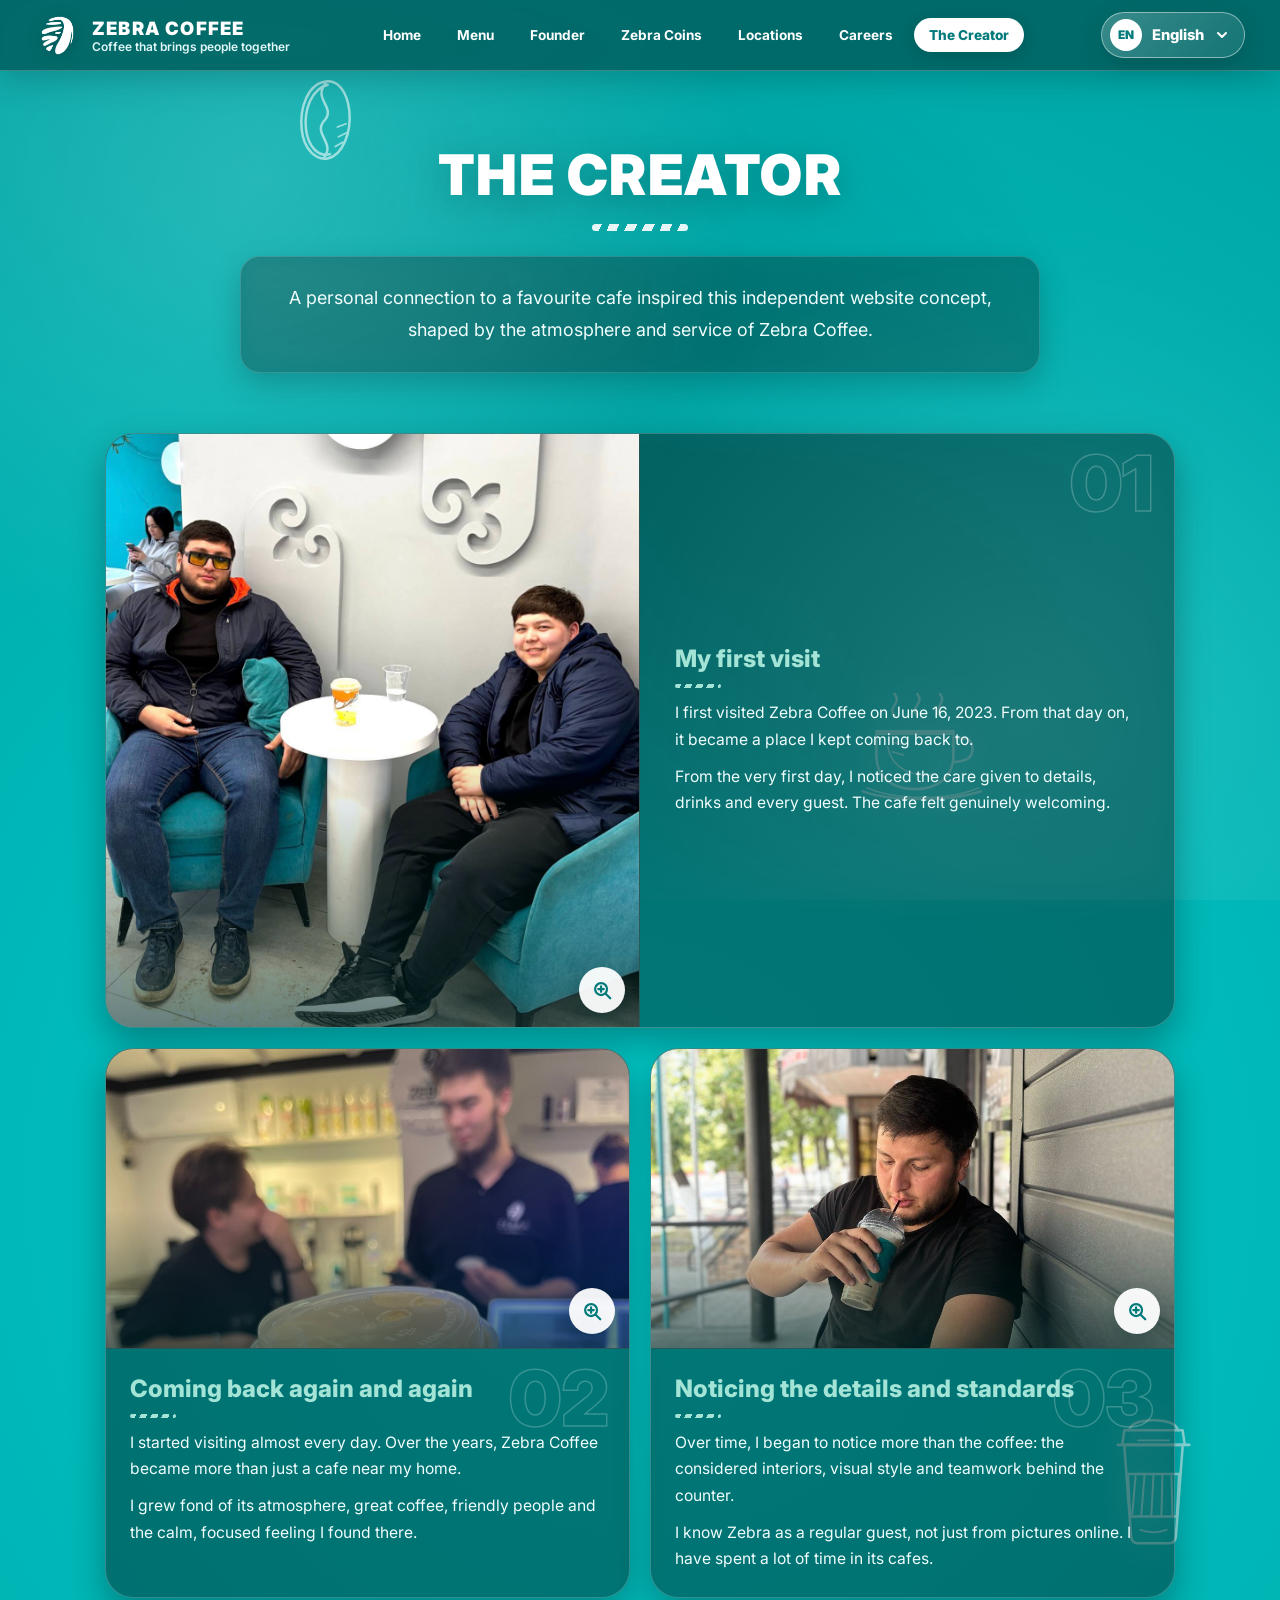
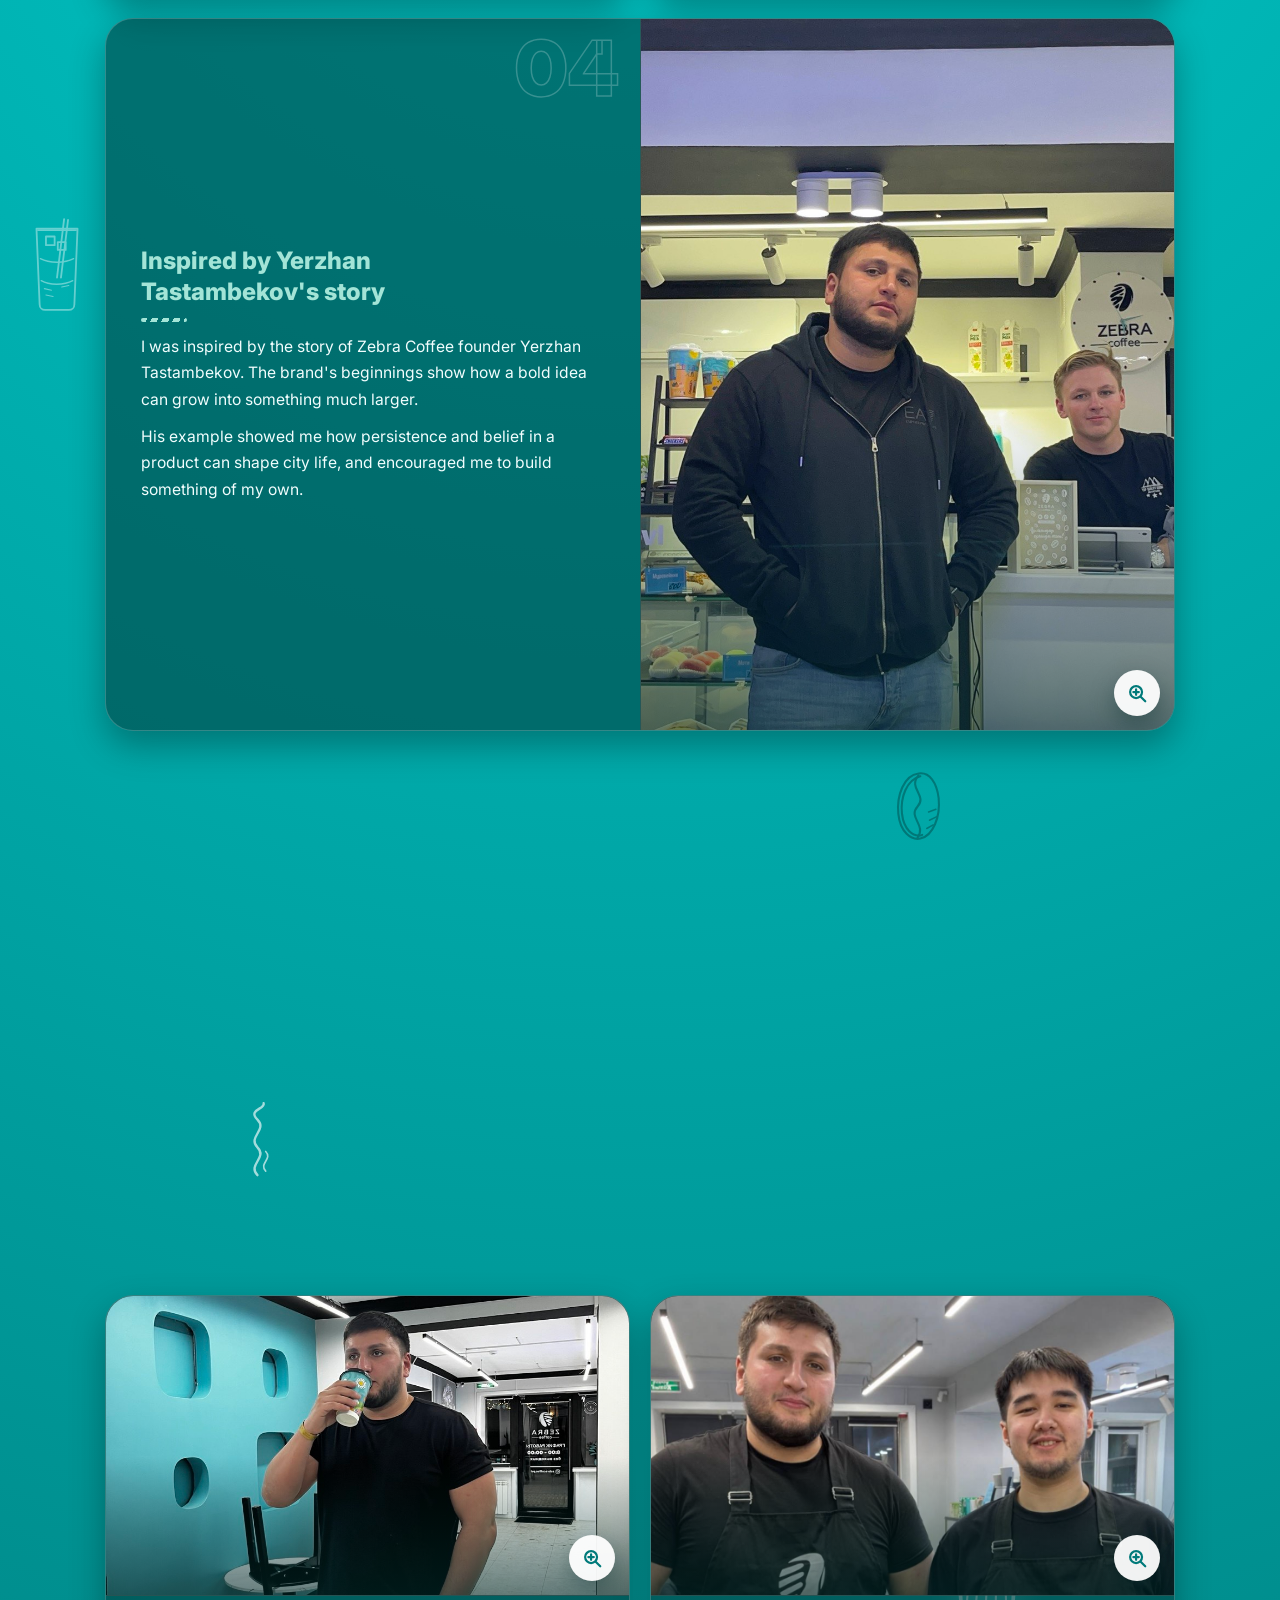
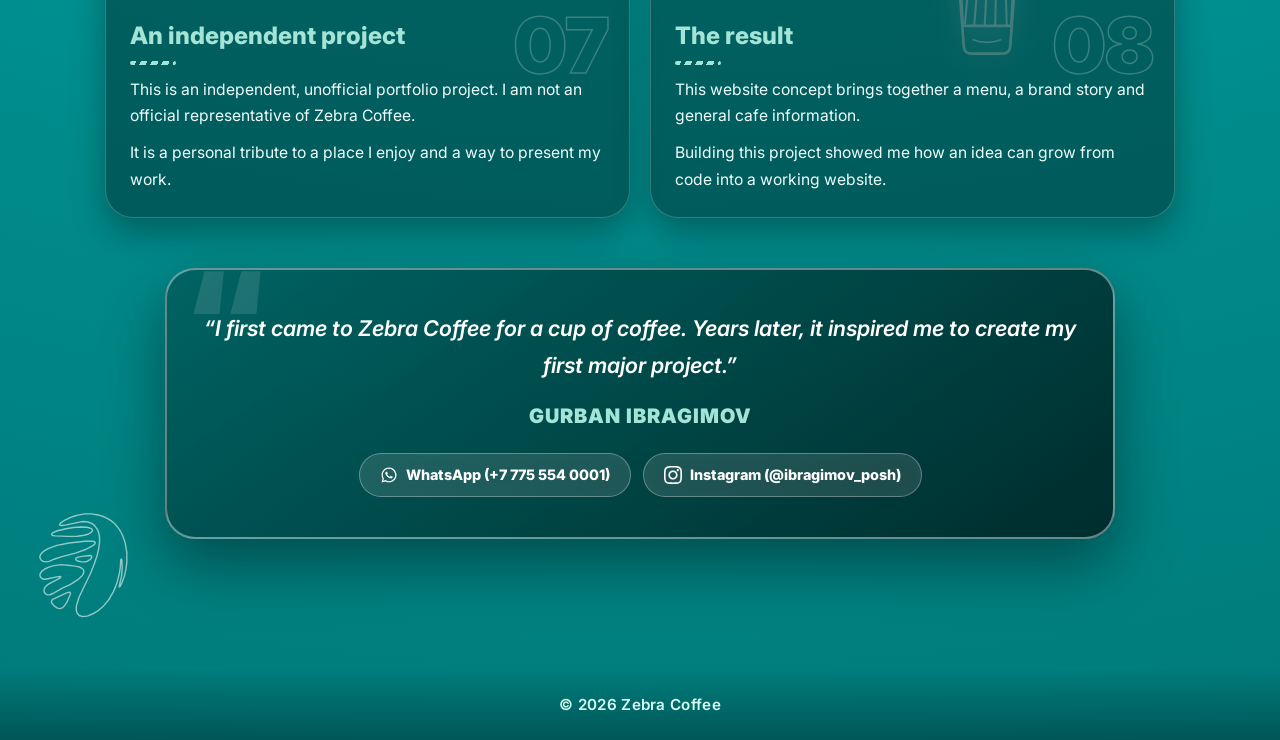
<file: creators.html>
<!DOCTYPE html>
<html lang="en">
<head>
  <meta charset="UTF-8">
  <meta name="viewport" content="width=device-width, initial-scale=1.0, maximum-scale=1.0, user-scalable=no">
  <title>The Creator — Zebra Coffee</title>
  <link rel="icon" type="image/x-icon" href="images/unnamed (1).ico">
  <script>try{if(sessionStorage.getItem('zebra-pt')){sessionStorage.removeItem('zebra-pt');document.documentElement.classList.add('pt-enter')}}catch(e){}</script>
  <link rel="stylesheet" href="page-transition.css">
  <link rel="stylesheet" href="styles.css">
  <style>
    * {
      box-sizing: border-box;
    }

    body {
      margin: 0;
      padding: 0;
      overflow-x: hidden;
      width: 100%;
    }

    .creator-hero-section {
      text-align: center;
      padding: 50px 20px 30px 20px;
      max-width: 900px;
      margin: 0 auto;
    }
    .creator-hero-section h1 {
      font-size: clamp(2.2rem, 8vw, 3.5rem);
      font-weight: 900;
      color: #ffffff;
      margin-bottom: 15px;
      letter-spacing: 1.5px;
      text-transform: uppercase;
    }
    .creator-hero-divider {
      width: 60px;
      height: 3px;
      background: #a3e4d7;
      margin: 0 auto 25px auto;
      border-radius: 2px;
    }
    .creator-hero-text-block {
      background: rgba(0, 55, 55, 0.4);
      border: 1px solid rgba(255, 255, 255, 0.15);
      border-radius: 20px;
      padding: 25px 30px;
      backdrop-filter: blur(10px);
      -webkit-backdrop-filter: blur(10px);
      max-width: 800px;
      margin: 0 auto;
      box-shadow: 0 10px 30px rgba(0,0,0,0.2);
    }
    .creator-hero-section p {
      color: #f0fdfd;
      font-size: clamp(1rem, 3.8vw, 1.12rem);
      line-height: 1.8;
      margin: 0;
    }

    .creator-magazine-grid {
      max-width: 1100px;
      margin: 30px auto 50px auto;
      display: grid;
      grid-template-columns: repeat(12, 1fr);
      gap: 20px;
      padding: 0 15px;
    }

    .creator-card {
      grid-column: span 6;
      background: rgba(0, 55, 55, 0.55);
      border: 1px solid rgba(255, 255, 255, 0.2);
      border-radius: 24px;
      overflow: hidden;
      display: flex;
      flex-direction: column;
      backdrop-filter: blur(15px);
      -webkit-backdrop-filter: blur(15px);
      box-shadow: 0 15px 35px rgba(0,0,0,0.3);
      transition: all 0.4s cubic-bezier(0.165, 0.84, 0.44, 1);
    }
    .creator-card:hover {
      transform: translateY(-5px);
      border-color: rgba(255, 255, 255, 0.5);
      box-shadow: 0 20px 40px rgba(0, 201, 201, 0.15);
    }

    .creator-card.featured {
      grid-column: span 12;
      flex-direction: row;
    }
    .creator-card.featured .card-img-box {
      flex: 0 0 50%;
      height: auto;
      min-height: 380px;
      border-bottom: none;
      border-right: 1px solid rgba(255, 255, 255, 0.15);
    }
    .creator-card.featured .card-info-box {
      flex: 1;
      justify-content: center;
      padding: 35px;
    }

    .card-img-box {
      width: 100%;
      height: 300px;
      background: rgba(0, 25, 25, 0.6);
      display: flex;
      align-items: center;
      justify-content: center;
      padding: 0;
      box-sizing: border-box;
      border-bottom: 1px solid rgba(255, 255, 255, 0.15);
      position: relative;
      overflow: hidden;
    }
    .card-img-box img {
      width: 100%;
      height: 100%;
      object-fit: cover;
      object-position: center;
      transition: transform 0.6s ease;
    }
    .creator-card:nth-child(1) .card-img-box img,
    .creator-card:nth-child(2) .card-img-box img,
    .creator-card:nth-child(6) .card-img-box img,
    .creator-card:nth-child(8) .card-img-box img {
      object-position: 50% 0%;
    }
    .creator-card:nth-child(5) .card-img-box img {
      object-position: 50% 25%;
    }
    .creator-card:nth-child(3) .card-img-box img {
      object-position: 50% 50%;
    }
    .creator-card:nth-child(4) .card-img-box img {
      object-position: 50% 50%;
    }
    .creator-card:nth-child(7) .card-img-box img {
      object-position: 50% 43%;
    }
    .creator-card:nth-child(6) .card-img-box img,
    .creator-card:nth-child(8) .card-img-box img {
      object-position: 50% 15%;
    }

    .creator-card:hover .card-img-box img {
      transform: scale(1.03);
    }

    .card-info-box {
      padding: 24px;
      color: #ffffff;
      display: flex;
      flex-direction: column;
      flex-grow: 1;
    }
    .card-info-box h2 {
      font-size: clamp(1.2rem, 5vw, 1.5rem);
      font-weight: 800;
      margin-bottom: 12px;
      color: #a3e4d7;
      line-height: 1.3;
    }
    .card-info-box p {
      font-size: clamp(0.92rem, 3.5vw, 0.98rem);
      line-height: 1.7;
      color: #f0fdfd;
      margin-bottom: 10px;
    }
    .card-info-box p:last-child { margin-bottom: 0; }

    .creator-ultimate-footer {
      max-width: 950px;
      margin: 20px auto 50px auto;
      background: linear-gradient(145deg, rgba(0, 95, 95, 0.9), rgba(0, 40, 40, 0.95));
      border: 2px solid rgba(255, 255, 255, 0.4);
      border-radius: 24px;
      padding: 40px 20px;
      text-align: center;
      color: #ffffff;
      box-shadow: 0 25px 60px rgba(0,0,0,0.4);
      backdrop-filter: blur(20px);
      -webkit-backdrop-filter: blur(20px);
      position: relative;
    }
    .creator-ultimate-footer p {
      font-size: clamp(1.05rem, 4.5vw, 1.35rem);
      font-style: italic;
      line-height: 1.7;
      color: #ffffff;
      margin-bottom: 20px;
      font-weight: 600;
    }
    .creator-signature-tag {
      font-style: normal;
      font-size: clamp(1rem, 4vw, 1.25rem);
      font-weight: 900;
      color: #a3e4d7;
      letter-spacing: 1px;
      text-transform: uppercase;
      margin-bottom: 25px;
    }

    .social-links-row {
      display: flex;
      justify-content: center;
      gap: 12px;
      flex-wrap: wrap;
    }
    .social-contact-btn {
      display: inline-flex;
      align-items: center;
      gap: 8px;
      background: rgba(255, 255, 255, 0.12);
      border: 1px solid rgba(255, 255, 255, 0.3);
      color: #ffffff;
      padding: 12px 20px;
      border-radius: 30px;
      font-weight: 800;
      font-size: 0.9rem;
      text-decoration: none;
      transition: all 0.3s ease;
      backdrop-filter: blur(10px);
      -webkit-backdrop-filter: blur(10px);
    }
    .social-contact-btn:hover {
      background: #ffffff;
      color: #007a7a;
      border-color: #ffffff;
      transform: translateY(-3px);
    }
    .social-contact-btn svg {
      width: 18px; height: 18px; fill: currentColor;
      flex-shrink: 0;
    }

    @media screen and (max-width: 768px) {
      .creator-card, .creator-card.featured {
        grid-column: span 12;
        flex-direction: column;
      }
      .creator-card.featured .card-img-box {
        flex: none;
        height: 260px;
        border-right: none;
        border-bottom: 1px solid rgba(255, 255, 255, 0.15);
      }
      .creator-card.featured .card-info-box {
        padding: 20px;
      }
      .card-img-box {
        height: 240px;
      }
      .card-info-box {
        padding: 20px;
      }
      .creator-ultimate-footer {
        padding: 30px 15px;
        margin: 20px 15px 40px 15px;
      }
      .social-links-row {
        flex-direction: column;
        gap: 10px;
      }
      .social-contact-btn {
        width: 100%;
        justify-content: center;
        padding: 14px 20px;
      }
    }
  </style>
  <link rel="stylesheet" href="creators-extra.css">
</head>
<body>

  <header>
    <div class="nav-container">
      <a href="index.html" class="logo-container">
        <img src="images/zebra-mark-white.png" alt="Zebra Coffee" class="logo-img">
        <div class="logo-brand-text">
          <span class="logo-brand-title">ZEBRA COFFEE</span>
          <span class="logo-brand-subtitle">Кофе, который объединяет</span>
        </div>
      </a>
      <nav>
        <ul>
          <li><a href="index.html">Главная</a></li>
          <li><a href="menu.html">Меню</a></li>
          <li><a href="about.html">Основатель</a></li>
          <li><a href="zebra-coins.html">Zebra Coins</a></li>
          <li><a href="addresses.html">Адреса</a></li>
          <li><a href="job.html">Работа у нас</a></li>
          <li><a href="creators.html" class="active">The Creator</a></li>
        </ul>
      </nav>
    </div>
  </header>

  <div class="container">
    <div class="creator-hero-section">
      <h1>The Creator</h1>
      <div class="creator-hero-divider"></div>
      <div class="creator-hero-text-block">
        <p>История о том, как личная привязанность к любимому месту превратилась в полноценный цифровой проект, вдохновленный атмосферой и стандартами Zebra Coffee.</p>
      </div>
    </div>

    <div class="creator-magazine-grid">
      <div class="creator-card featured">
        <div class="card-img-box"><img src="images/11.jpg" alt="Знакомство"></div>
        <div class="card-info-box">
          <h2>Первое знакомство с кофейней</h2>
          <p>Я впервые пришёл в Zebra Coffee 16 июня 2023 года. С этого момента моё знакомство с этим пространством перестало быть случайным.</p>
          <p>Уже в самый первый день меня зацепило то, с каким вниманием здесь относятся к деталям, качеству напитков и к каждому гостю, создавая особенное ощущение уюта.</p>
        </div>
      </div>

      <div class="creator-card">
        <div class="card-img-box"><img src="images/12.jpg" alt="Постоянный гость"></div>
        <div class="card-info-box">
          <h2>Возвращение снова и снова</h2>
          <p>Я начал возвращаться сюда снова и снова, практически каждый день. За прошедшие годы Zebra Coffee стала для меня не просто кофейней рядом с домом.</p>
          <p>Я полюбил это место, его неповторимую атмосферу, вкуснейший кофе, открытых людей и то особенное состояние спокойствия и сосредоточенности.</p>
        </div>
      </div>

      <div class="creator-card">
        <div class="card-img-box"><img src="images/13.jpg" alt="Детали"></div>
        <div class="card-info-box">
          <h2>Наблюдая за деталями и стандартами</h2>
          <p>Со временем я стал обращать внимание не только на сам кофе, но и на внутреннее устройство кофейни: продуманный интерьер, стиль оформления, слаженную работу бариста.</p>
          <p>Я давно являюсь постоянным гостем Zebra и знаю это место не по картинкам из интернета, а потому что провёл здесь лично огромное количество времени.</p>
        </div>
      </div>

      <div class="creator-card featured">
        <div class="card-img-box"><img src="images/14.jpg" alt="Вдохновение"></div>
        <div class="card-info-box">
          <h2>Вдохновение историей Ержана Тастамбекова</h2>
          <p>Меня искренне вдохновляет история основателя сети Zebra Coffee — Ержана Тастамбекова. Изучая факты создания бренда, понимаешь, что любая масштабная история когда-то начиналась с одной смелой идеи.</p>
          <p>Этот пример показал мне, что упорство и вера в свой продукт способны менять городскую культуру, вдохновив меня создать что-то своё.</p>
        </div>
      </div>

      <div class="creator-card">
        <div class="card-img-box"><img src="images/15.jpg" alt="Идея сайта"></div>
        <div class="card-info-box">
          <h2>Идея разработки собственного проекта</h2>
          <p>Именно поэтому я решил создать этот сайт. Мне хотелось использовать данный проект как своё профессиональное портфолио и наглядно показать навыки веб-разработки.</p>
          <p>Мне было важно создать что-то настоящее, близкое мне и действительно вдохновляющее.</p>
        </div>
      </div>

      <div class="creator-card">
        <div class="card-img-box"><img src="images/16.jpg" alt="Дизайн"></div>
        <div class="card-info-box">
          <h2>Воплощение и дизайн</h2>
          <p>Каждая страница, каждый блок и каждая деталь этого сайта прорабатывались с особым вниманием, сохраняя фирменный стиль кофейни и строгую эстетику.</p>
          <p>Этот проект потребовал глубокого погружения в верстку и логику взаимодействия интерфейсов.</p>
        </div>
      </div>

      <div class="creator-card">
        <div class="card-img-box"><img src="images/17.jpg" alt="Независимый проект"></div>
        <div class="card-info-box">
          <h2>Независимый подход</h2>
          <p>Важно подчеркнуть: данный сайт является моим личным неофициальным проектом и портфолио. Я не являюсь официальным представителем Zebra Coffee.</p>
          <p>Это моя личная дань уважения любимому месту и способ заявить о себе как о специалисте.</p>
        </div>
      </div>

      <div class="creator-card">
        <div class="card-img-box"><img src="images/18.jpg" alt="Результат"></div>
        <div class="card-info-box">
          <h2>Готовый результат</h2>
          <p>Работа над сайтом завершена, и перед вами полноценная платформа, объединяющая каталог, историю и информацию о бренде.</p>
          <p>Проект доказал мне, что при интересе к делу можно самостоятельно реализовать масштабную задумку от кода до продукта.</p>
        </div>
      </div>
    </div>

    <div class="creator-ultimate-footer">
      <p>«Я пришёл в Zebra Coffee просто выпить кофе. А спустя годы решил создать свой первый большой проект, вдохновившись местом, которое стало частью моей повседневной жизни.»</p>
      <div class="creator-signature-tag">Гурбан Ибрагимов</div>
      
      <div class="social-links-row">
        <a href="https://wa.me/77755540001?text=Здравствуйте,%20меня%20заинтересовал%20ваш%20проект" target="_blank" class="social-contact-btn">
          <svg viewBox="0 0 24 24"><path d="M12.04 2c-5.46 0-9.9 4.44-9.9 9.9 0 1.75.46 3.45 1.32 4.95L2 22l5.35-1.38c1.44.79 3.08 1.21 4.74 1.21 5.46 0 9.9-4.44 9.9-9.9 0-2.65-1.03-5.14-2.9-7.01-1.87-1.87-4.36-2.9-7.01-2.9zm0 1.83c2.19 0 4.24.85 5.78 2.39 1.54 1.54 2.39 3.59 2.39 5.78 0 4.51-3.67 8.18-8.18 8.18-1.51 0-2.97-.42-4.23-1.21l-.3-.19-3.11.81.82-3.03-.2-.31a8.135 8.135 0 0 1-1.25-4.35c0-4.51 3.67-8.18 8.18-8.18zm4.33 10.14c-.24-.12-1.42-.7-1.64-.78-.22-.08-.38-.12-.54.12-.16.24-.62.78-.76.94-.14.16-.28.18-.52.06-.24-.12-1.01-.37-1.93-1.19-.71-.63-1.19-1.41-1.33-1.65-.14-.24-.02-.37.1-.49.11-.11.24-.28.36-.42.12-.14.16-.24.24-.4.08-.16.04-.3-.02-.42-.06-.12-.54-1.31-.74-1.8-.2-.48-.4-.42-.54-.42h-.46c-.16 0-.42.06-.64.3-.22.24-.84.82-.84 2s.86 2.3 1 2.46c.14.16 1.72 2.62 4.17 3.67.58.25 1.04.4 1.4.51.59.19 1.13.16 1.56.1.48-.07 1.42-.58 1.62-1.14.2-.56.2-1.04.14-1.14-.06-.1-.22-.16-.46-.28z"/></svg>
          WhatsApp (+7 775 554 0001)
        </a>

        <a href="https://instagram.com/ibragimov_posh" target="_blank" class="social-contact-btn">
          <svg viewBox="0 0 24 24"><path d="M12 2.163c3.204 0 3.584.012 4.85.07 3.252.148 4.771 1.691 4.919 4.919.058 1.265.069 1.645.069 4.849 0 3.205-.012 3.584-.069 4.849-.149 3.225-1.664 4.771-4.919 4.919-1.266.058-1.644.07-4.85.07-3.204 0-3.584-.012-4.849-.07-3.26-.149-4.771-1.699-4.919-4.92-.058-1.265-.07-1.644-.07-4.849 0-3.204.013-3.583.07-4.849.149-3.227 1.664-4.771 4.919-4.919 1.266-.057 1.645-.069 4.849-.069zm0-2.163c-3.259 0-3.667.014-4.947.072-4.358.2-6.78 2.618-6.98 6.98-.059 1.281-.073 1.689-.073 4.948 0 3.259.014 3.668.072 4.948.2 4.358 2.618 6.78 6.98 6.98 1.281.058 1.689.072 4.948.072 3.259 0 3.668-.014 4.948-.072 4.354-.2 6.782-2.618 6.979-6.98.059-1.28.073-1.689.073-4.948 0-3.259-.014-3.667-.072-4.947-.196-4.354-2.617-6.78-6.979-6.98-1.281-.059-1.69-.073-4.949-.073zm0 5.838c-3.403 0-6.162 2.759-6.162 6.162s2.759 6.163 6.162 6.163 6.162-2.759 6.162-6.163c0-3.403-2.759-6.162-6.162-6.162zm0 10.162c-2.209 0-4-1.79-4-4 0-2.209 1.791-4 4-4s4 1.791 4 4c0 2.21-1.791 4-4 4zm6.406-11.845c-.796 0-1.441.645-1.441 1.44s.645 1.44 1.441 1.44c.795 0 1.439-.645 1.439-1.44s-.644-1.44-1.439-1.44z"/></svg>
          Instagram (@ibragimov_posh)
        </a>
      </div>
    </div>
  </div>

  <footer class="ft-min"><p data-no-translate>© 2026 Zebra Coffee</p></footer>

  <script src="scroll-progress.js" defer></script>
  <script src="site-fx.js" defer></script>
  <script src="lightbox.js" defer></script>
  <script src="page-transition.js" defer></script>
  <script src="site-ui.js" defer></script>
  <script src="lang-loader.js" defer></script>
  <script src="i18n.js" defer></script>
</body>
</html>
</file>
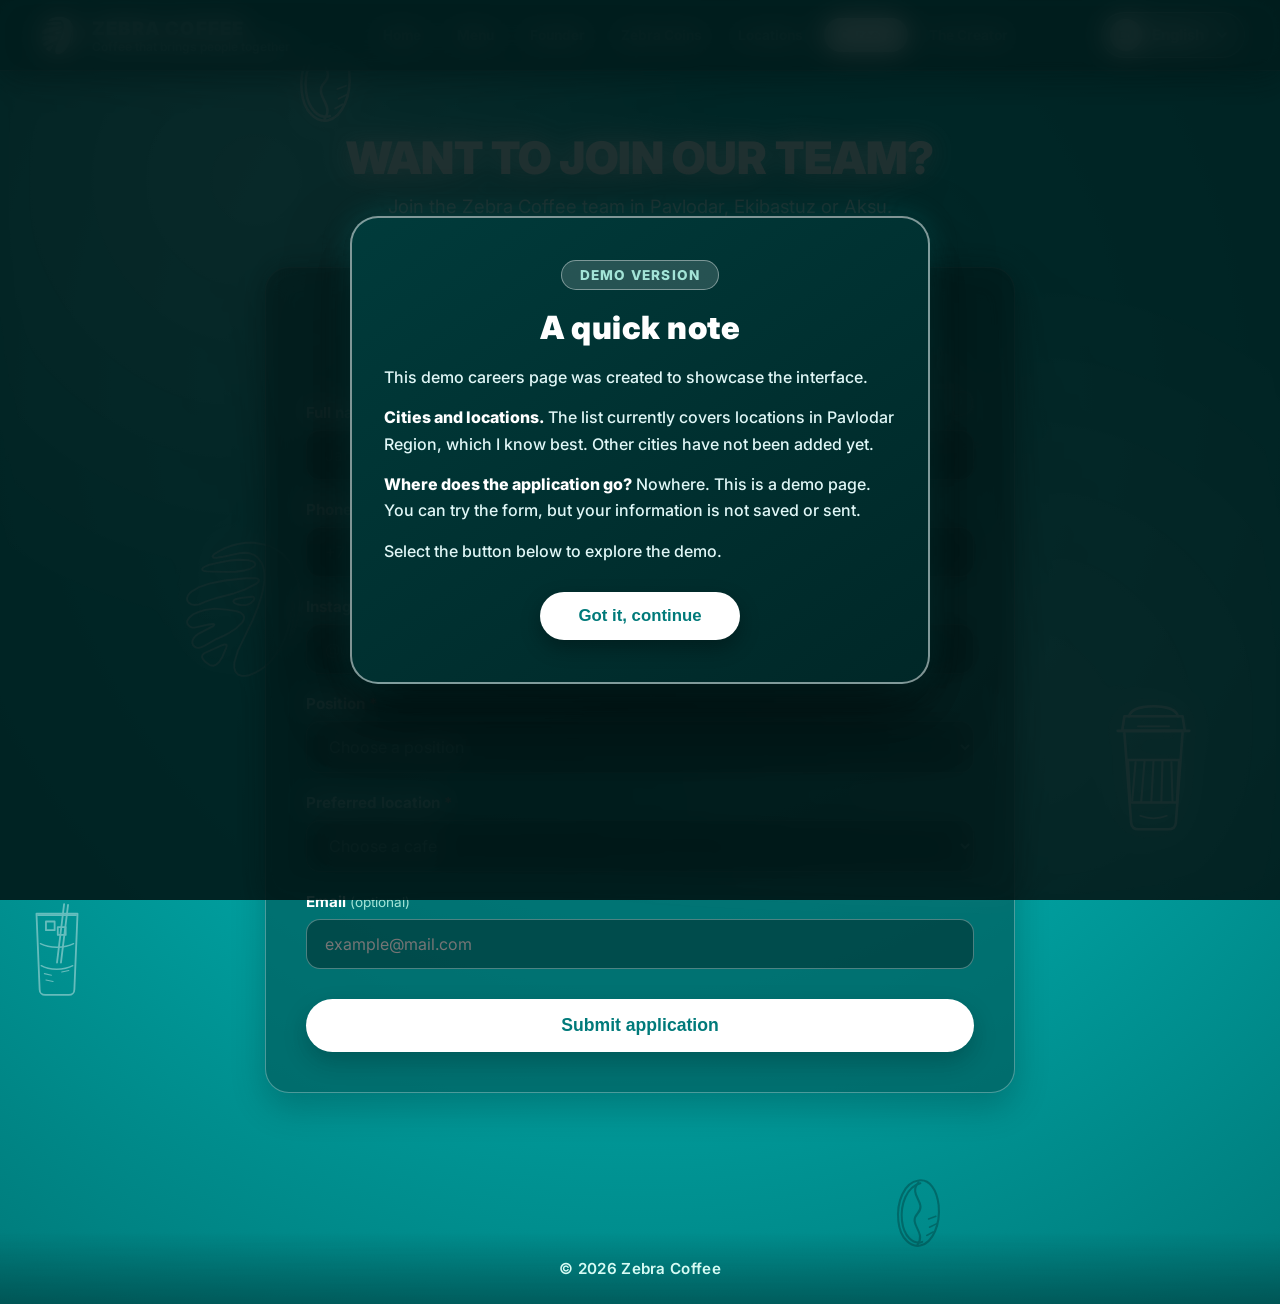
<file: job.html>
<!DOCTYPE html>
<html lang="en">
<head>
  <meta charset="UTF-8">
  <meta name="viewport" content="width=device-width, initial-scale=1.0">
  <title>Работа у нас — Zebra Coffee</title>
  <link rel="icon" type="image/x-icon" href="images/unnamed (1).ico">
  <script>try{if(sessionStorage.getItem('zebra-pt')){sessionStorage.removeItem('zebra-pt');document.documentElement.classList.add('pt-enter')}}catch(e){}</script>
  <link rel="stylesheet" href="page-transition.css">
  <link rel="stylesheet" href="styles.css">
  <style>
    .job-hero {
      text-align: center;
      padding: 40px 20px 20px 20px;
    }
    .job-hero h1 {
      font-size: 2.8rem;
      font-weight: 900;
      color: #ffffff;
      margin-bottom: 10px;
    }
    .job-hero p {
      color: #e0f7f7;
      font-size: 1.15rem;
      max-width: 650px;
      margin: 0 auto;
    }
    .form-container-box {
      background: rgba(0, 90, 90, 0.65);
      border: 1px solid rgba(255, 255, 255, 0.3);
      border-radius: 24px;
      padding: 40px;
      max-width: 750px;
      margin: 30px auto 60px auto;
      backdrop-filter: blur(12px);
      box-shadow: 0 15px 35px rgba(0, 0, 0, 0.2);
    }
    .form-title {
      font-size: 1.8rem;
      font-weight: 900;
      color: #ffffff;
      margin-bottom: 10px;
      text-align: center;
    }
    .form-subtitle {
      color: #e0f7f7;
      font-size: 1rem;
      text-align: center;
      margin-bottom: 30px;
    }
    .form-group {
      margin-bottom: 20px;
      display: flex;
      flex-direction: column;
      gap: 8px;
    }
    .form-group label {
      font-weight: 700;
      font-size: 0.95rem;
      color: #ffffff;
    }
    .form-group label span.required {
      color: #ff6b6b;
    }
    .form-group label span.optional {
      font-weight: 400;
      font-size: 0.85rem;
      color: #a3e4d7;
    }
    .form-control {
      background: rgba(0, 50, 50, 0.6);
      border: 1px solid rgba(255, 255, 255, 0.3);
      border-radius: 14px;
      padding: 14px 18px;
      color: #ffffff;
      font-size: 1rem;
      outline: none;
      transition: all 0.3s ease;
      font-family: inherit;
    }
    .form-control:focus {
      border-color: #ffffff;
      background: rgba(0, 70, 70, 0.8);
      box-shadow: 0 0 15px rgba(255, 255, 255, 0.2);
    }
    select.form-control option {
      background: #004d4d;
      color: #ffffff;
    }
    .form-submit-btn {
      width: 100%;
      background: #ffffff;
      color: #007a7a;
      border: none;
      padding: 16px;
      border-radius: 30px;
      font-weight: 900;
      font-size: 1.1rem;
      cursor: pointer;
      transition: all 0.3s ease;
      margin-top: 10px;
      box-shadow: 0 10px 25px rgba(0, 0, 0, 0.2);
    }
    .form-submit-btn:hover {
      background: #e6ffff;
      transform: translateY(-2px);
      box-shadow: 0 15px 30px rgba(0, 0, 0, 0.3);
    }
    .modal-overlay {
      position: fixed;
      inset: 0;
      width: 100%;
      height: 100vh;
      height: 100dvh;
      padding: max(16px, env(safe-area-inset-top)) 16px max(16px, env(safe-area-inset-bottom));
      background: rgba(0, 20, 20, 0.88);
      -webkit-backdrop-filter: blur(14px);
      backdrop-filter: blur(14px);
      display: flex;
      justify-content: center;
      align-items: center;
      overflow-y: auto;
      z-index: 20000;
      opacity: 0;
      visibility: hidden;
      pointer-events: none;
      transition: opacity 0.3s ease, visibility 0.3s ease;
    }
    .modal-overlay.active {
      opacity: 1;
      visibility: visible;
      pointer-events: auto;
    }
    html.modal-locked, body.modal-locked { overflow: hidden; }
    .modal-card {
      background: linear-gradient(145deg, rgba(0, 60, 60, 0.98), rgba(0, 40, 40, 0.98));
      border: 2px solid rgba(255, 255, 255, 0.5);
      border-radius: 28px;
      padding: 42px 32px;
      max-width: 580px;
      width: 100%;
      max-height: 100%;
      overflow-y: auto;
      text-align: center;
      box-shadow: 0 25px 60px rgba(0, 0, 0, 0.6), 0 0 30px rgba(0, 201, 201, 0.2);
      transform: scale(0.88);
      transition: transform 0.35s cubic-bezier(0.175, 0.885, 0.32, 1.275);
    }
    .modal-overlay.active .modal-card {
      transform: scale(1);
    }
    .modal-badge {
      display: inline-block;
      background: rgba(255, 255, 255, 0.15);
      border: 1px solid rgba(255, 255, 255, 0.4);
      color: #a3e4d7;
      padding: 6px 18px;
      border-radius: 20px;
      font-size: 0.85rem;
      font-weight: 800;
      letter-spacing: 1.2px;
      text-transform: uppercase;
      margin-bottom: 18px;
    }
    .modal-title {
      font-size: 2rem;
      font-weight: 900;
      color: #ffffff;
      margin-bottom: 16px;
      line-height: 1.25;
      letter-spacing: 0.5px;
    }
    .modal-text {
      color: #e0f7f7;
      font-size: 1rem;
      font-weight: 500;
      line-height: 1.65;
      margin-bottom: 28px;
      text-align: left;
    }
    .modal-text p { margin: 0 0 14px; }
    .modal-text p:last-child { margin-bottom: 0; }
    .modal-text strong { color: #ffffff; font-weight: 800; }
    .progress-bar-container {
      width: 100%;
      height: 10px;
      background: rgba(255, 255, 255, 0.15);
      border-radius: 12px;
      overflow: hidden;
      margin-bottom: 28px;
      position: relative;
    }
    .progress-bar-fill {
      width: 0%;
      height: 100%;
      background: #00c9c9;
      transition: width 3s linear, background-color 0.4s ease;
      border-radius: 12px;
      box-shadow: 0 0 10px #00c9c9;
    }
    .progress-bar-fill.failed {
      background-color: #ff4d4d !important;
      box-shadow: 0 0 12px #ff4d4d !important;
    }
    .modal-close-btn {
      background: #ffffff;
      color: #007a7a;
      border: none;
      padding: 14px 38px;
      border-radius: 30px;
      font-size: 1.05rem;
      font-weight: 900;
      cursor: pointer;
      transition: all 0.3s ease;
      display: inline-block;
      box-shadow: 0 8px 20px rgba(0, 0, 0, 0.3);
    }
    .modal-close-btn:hover {
      background: #e6ffff;
      transform: translateY(-2px);
      box-shadow: 0 12px 25px rgba(0, 0, 0, 0.4);
    }
    @media screen and (max-width: 600px) {
      .form-container-box { padding: 25px 20px; }
      .job-hero h1 { font-size: 2.2rem; }
      .modal-card { padding: 30px 20px; }
      .modal-title { font-size: 1.6rem; }
      .modal-text { font-size: 0.95rem; }
    }
  </style>
</head>
<body>

  <header>
    <div class="nav-container">
      <a href="index.html" class="logo-container">
        <img src="images/zebra-mark-white.png" alt="Zebra Coffee" class="logo-img">
        <div class="logo-brand-text">
          <span class="logo-brand-title">ZEBRA COFFEE</span>
          <span class="logo-brand-subtitle">Кофе, который объединяет</span>
        </div>
      </a>
      <nav>
        <ul>
          <li><a href="index.html">Главная</a></li>
          <li><a href="menu.html">Меню</a></li>
          <li><a href="about.html">Основатель</a></li>
          <li><a href="zebra-coins.html">Zebra Coins</a></li>
          <li><a href="addresses.html">Адреса</a></li>
          <li><a href="job.html" class="active">Работа у нас</a></li>
          <li><a href="creators.html">The Creator</a></li>
        </ul>
      </nav>
    </div>
  </header>

  <div class="container">
    <div class="job-hero">
      <h1>ХОТИТЕ К НАМ В КОМАНДУ?</h1>
      <p>Станьте частью семьи Zebra Coffee в Павлодаре, Экибастузе или Аксу!</p>
    </div>

    <div class="form-container-box">
      <div class="form-title">Заполните анкету кандидата</div>
      <div class="form-subtitle">Заполните форму ниже, и мы свяжемся с вами для проведения собеседования</div>

      <form id="jobForm" onsubmit="handleFormSubmit(event)">
        <div class="form-group">
          <label>Ваше ФИО <span class="required">*</span></label>
          <input type="text" class="form-control" placeholder="Иванов Иван Иванович" required>
        </div>

        <div class="form-group">
          <label>Номер телефона <span class="required">*</span></label>
          <input type="tel" class="form-control" placeholder="+7 (707) 000-00-00" required>
        </div>

        <div class="form-group">
          <label>Instagram <span class="optional">(необязательно)</span></label>
          <input type="text" class="form-control" placeholder="@username">
        </div>

        <div class="form-group">
          <label>Желаемая должность <span class="required">*</span></label>
          <select class="form-control" required>
            <option value="" disabled selected>Выберите должность</option>
            <option value="barista">Бариста</option>
            <option value="senior-barista">Старший бариста</option>
            <option value="cashier">Кассир-продавец</option>
            <option value="cleaner">Сотрудник чистоты</option>
          </select>
        </div>

        <div class="form-group">
          <label>В какой точке хотели бы работать? <span class="required">*</span></label>
          <select class="form-control" required>
            <option value="" disabled selected>Выберите кофейню</option>
            <optgroup label="Павлодар">
              <option value="pav-satpayev">ул. Академика Сатпаева, 65 (ЖК Capital)</option>
              <option value="pav-batyr">ул. Камзина, 67/1 (ТРЦ Batyr Mall)</option>
              <option value="pav-pavlova">ул. Павлова, 50/10 (ЖК Ertis)</option>
              <option value="pav-toraygyrov">ул. Торайгырова, 73</option>
              <option value="pav-uni">ул. Павлова, 26/4</option>
            </optgroup>
            <optgroup label="Экибастуз">
              <option value="eki-berkimbayev">ул. Естая Беркимбаева, 95/1</option>
              <option value="eki-auezov-1">ул. Мухтара Ауэзова, 149/3</option>
              <option value="eki-kiosk">ул. Мухтара Ауэзова, 49Б (киоск)</option>
              <option value="eki-zhusup">ул. Машхур Жусупа, 52в/3</option>
              <option value="eki-auezov-2">ул. Мухтара Ауэзова, 47Б</option>
            </optgroup>
            <optgroup label="Аксу">
              <option value="aksu-park">ул. Ленина, 24/1 (Парк культуры)</option>
            </optgroup>
          </select>
        </div>

        <div class="form-group">
          <label>E-mail <span class="optional">(необязательно)</span></label>
          <input type="email" class="form-control" placeholder="example@mail.com">
        </div>

        <button type="submit" class="form-submit-btn">Отправить заявку</button>
      </form>
    </div>
  </div>

  <div class="modal-overlay active" id="demoModal" role="dialog" aria-modal="true" aria-labelledby="modalTitle">
    <div class="modal-card">
      <div class="modal-badge" id="modalBadge">Демо-версия</div>
      <h2 class="modal-title" id="modalTitle">Привет! Небольшое пояснение</h2>
      <div class="modal-text" id="modalText">
        <p>Это демо-версия страницы Zebra Coffee Work, которую я разработал для показа интерфейса.</p>
        <p><strong>Города и адреса.</strong> В списке пока указаны только кофейни по Павлодарской области, так как я сам отсюда и хорошо знаю местную географию. Адреса других городов пока не добавлял.</p>
        <p><strong>Куда уйдёт анкета?</strong> Никуда! Это тестовая страница. Вы можете смело заполнять любые поля и нажимать кнопки — ваши данные нигде не сохраняются и никуда не отправляются.</p>
        <p>Нажмите кнопку ниже, чтобы посмотреть, как всё устроено и работает!</p>
      </div>
      <div class="progress-bar-container" id="progressContainer" hidden>
        <div class="progress-bar-fill" id="progressFill"></div>
      </div>
      <button type="button" class="modal-close-btn" id="modalCloseBtn" onclick="closeModal()">Я всё понял(а), продолжить</button>
    </div>
  </div>

  <footer class="ft-min"><p data-no-translate>© 2026 Zebra Coffee</p></footer>

  <script>
    document.documentElement.classList.add("modal-locked");
    document.body.classList.add("modal-locked");
    function handleFormSubmit(event) {
      event.preventDefault();
      document.getElementById('modalBadge').innerText = 'Демо-режим';
      document.getElementById('modalTitle').innerText = 'Анкета не отправлена';
      document.getElementById('modalText').innerHTML = '<p>Это демонстрационная страница. Данные формы никуда не передаются и нигде не сохраняются.</p>';
      document.getElementById('progressContainer').hidden = true;
      document.getElementById('modalCloseBtn').innerText = 'Закрыть';
      document.getElementById('demoModal').classList.add('active');
      document.documentElement.classList.add('modal-locked');
      document.body.classList.add('modal-locked');
    }
    function closeModal() {
      document.getElementById('demoModal').classList.remove('active');
      document.documentElement.classList.remove('modal-locked');
      document.body.classList.remove('modal-locked');
    }
  </script>
  <script src="scroll-progress.js" defer></script>
  <script src="site-fx.js" defer></script>
  <script src="page-transition.js" defer></script>
  <script src="site-ui.js" defer></script>
  <script src="lang-loader.js" defer></script>
  <script src="i18n.js" defer></script>
</body>
</html>
</file>
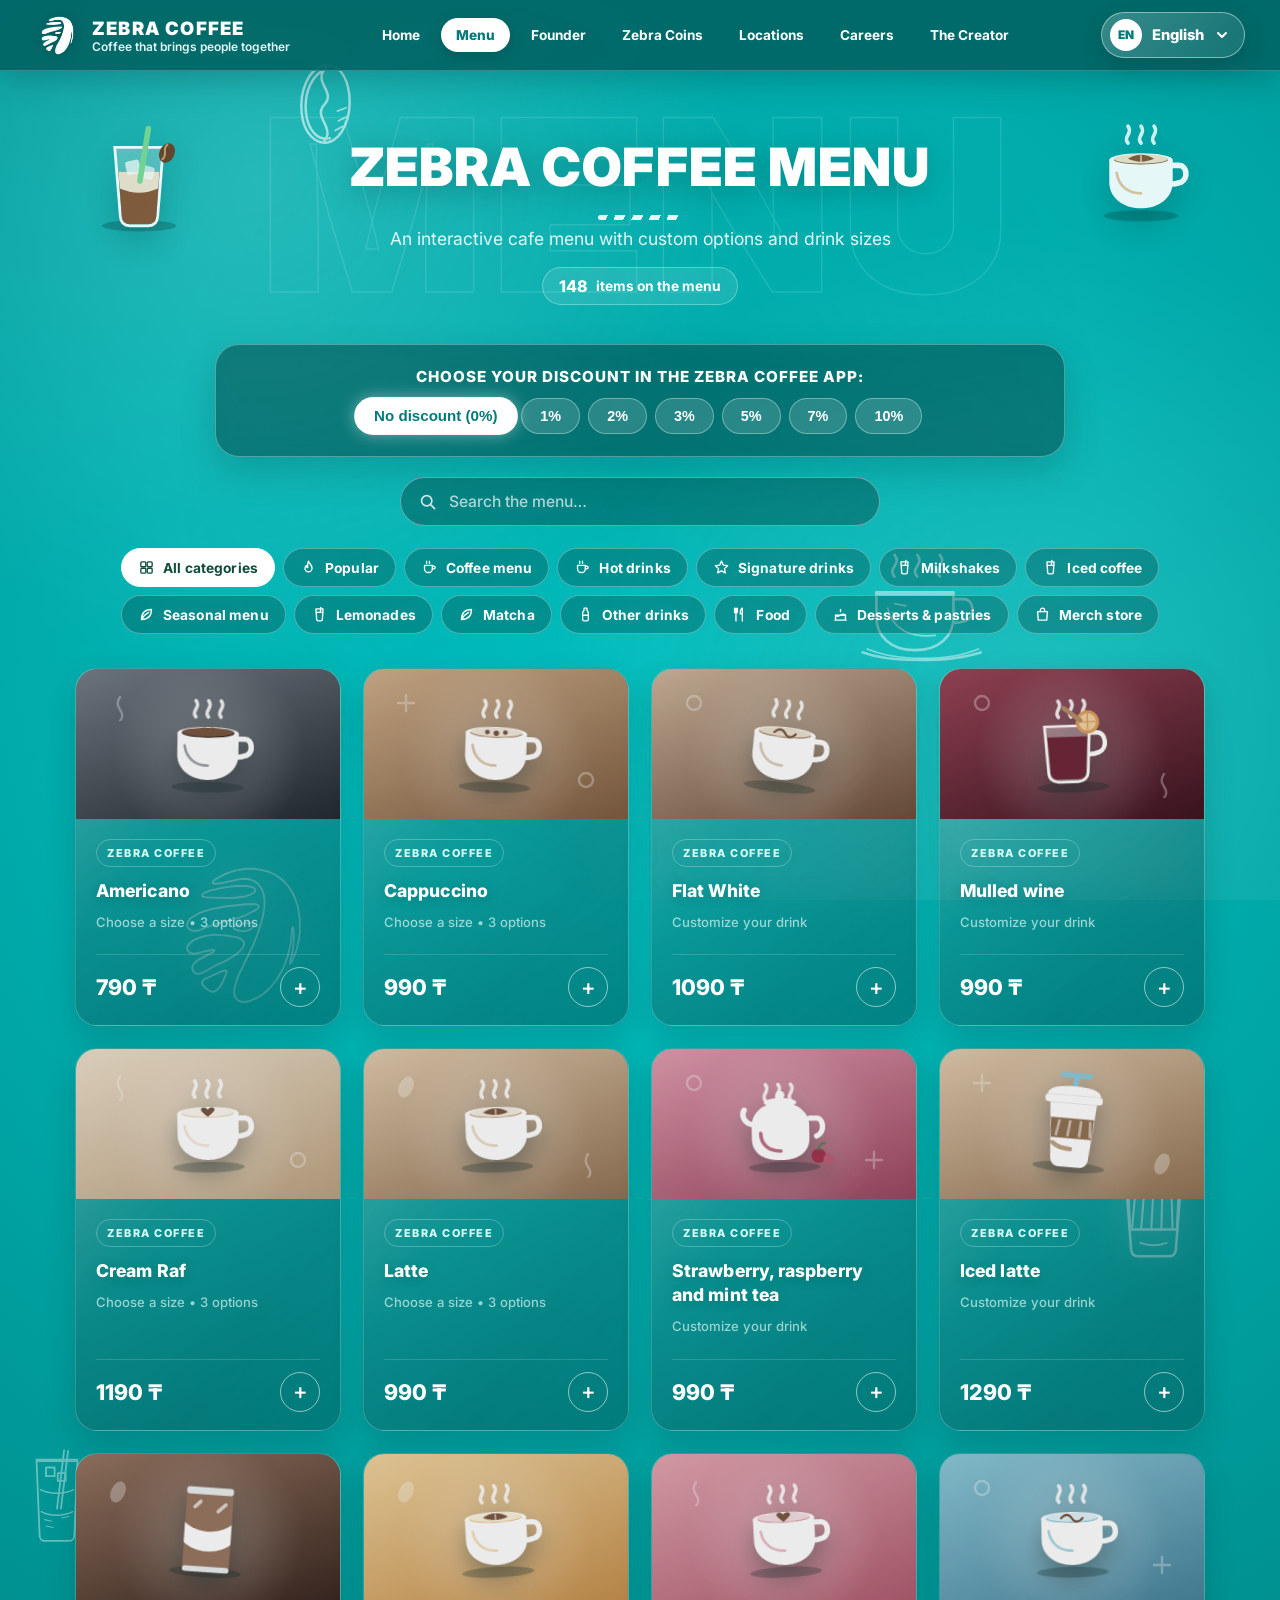
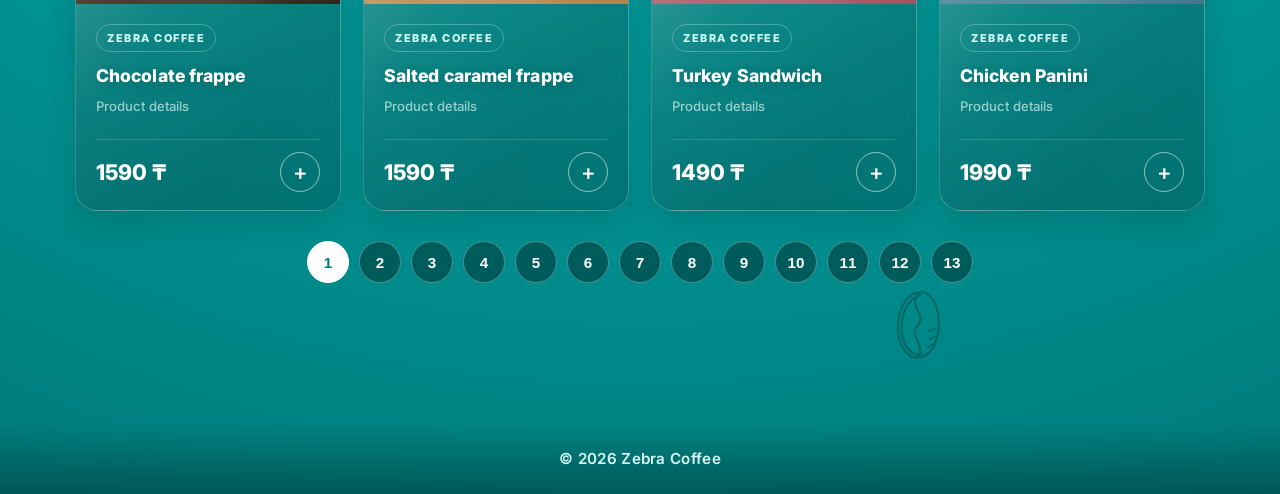
<file: menu.html>
<!DOCTYPE html>
<html lang="en">
<head>
  <meta charset="UTF-8">
  <meta name="viewport" content="width=device-width, initial-scale=1.0">
  <title>Меню — Zebra Coffee</title>
  <link rel="icon" type="image/x-icon" href="images/unnamed (1).ico">
  <script>try{if(sessionStorage.getItem('zebra-pt')){sessionStorage.removeItem('zebra-pt');document.documentElement.classList.add('pt-enter')}}catch(e){}</script>
  <link rel="stylesheet" href="page-transition.css">
  <link rel="stylesheet" href="styles.css">
  <link rel="preconnect" href="https://fonts.googleapis.com">
  <link rel="preconnect" href="https://fonts.gstatic.com" crossorigin>
  <link href="https://fonts.googleapis.com/css2?family=Montserrat:ital,wght@0,300;0,400;0,600;0,800;0,900;1,400&display=swap" rel="stylesheet">
  <style>
    .toast-notification {
      position: fixed;
      top: 85px;
      left: 50%;
      transform: translateX(-50%) translateY(-20px);
      background: rgba(0, 191, 99, 0.95);
      color: #032b20;
      font-weight: 800;
      padding: 12px 24px;
      border-radius: 30px;
      box-shadow: 0 10px 25px rgba(0, 0, 0, 0.4);
      z-index: 10000;
      opacity: 0;
      pointer-events: none;
      transition: all 0.3s cubic-bezier(0.175, 0.885, 0.32, 1.275);
      font-size: 0.95rem;
      border: 1px solid #ffffff;
    }
    .toast-notification.active {
      opacity: 1;
      transform: translateX(-50%) translateY(0);
    }

    .menu-hero {
      text-align: center;
      padding: 30px 20px 10px 20px;
    }
    .menu-hero h1 {
      font-size: 2.8rem;
      font-weight: 900;
      color: #ffffff;
      margin-bottom: 8px;
    }
    .menu-hero p {
      color: #e0f7f7;
      font-size: 1.1rem;
      max-width: 650px;
      margin: 0 auto;
    }

    .discount-selector-box {
      background: rgba(0, 90, 90, 0.65);
      border: 2px solid rgba(255, 255, 255, 0.4);
      border-radius: 20px;
      max-width: 850px;
      margin: 25px auto 20px auto;
      padding: 22px;
      text-align: center;
      backdrop-filter: blur(10px);
      position: relative;
      overflow: hidden;
      min-height: 110px;
      display: flex;
      flex-direction: column;
      justify-content: center;
    }
    .discount-selector-title {
      font-size: 0.95rem;
      font-weight: 800;
      color: #ffffff;
      margin-bottom: 12px;
      text-transform: uppercase;
      letter-spacing: 1px;
    }
    .discount-buttons {
      display: flex;
      justify-content: center;
      gap: 8px;
      flex-wrap: wrap;
    }
    .discount-btn {
      background: rgba(255, 255, 255, 0.15);
      border: 1px solid rgba(255, 255, 255, 0.3);
      color: #ffffff;
      padding: 8px 16px;
      border-radius: 12px;
      font-weight: 800;
      font-size: 0.9rem;
      cursor: pointer;
      transition: all 0.25s ease;
    }
    .discount-btn:hover, .discount-btn.active {
      background: #ffffff;
      border-color: #ffffff;
      color: #007a7a;
      box-shadow: 0 0 15px rgba(255, 255, 255, 0.4);
      transform: scale(1.05);
    }

    .inline-discount-loader {
      position: absolute;
      top: 0; left: 0; width: 100%; height: 100%;
      background: rgba(0, 60, 60, 0.95);
      display: flex;
      flex-direction: column;
      justify-content: center;
      align-items: center;
      padding: 10px;
      opacity: 0;
      pointer-events: none;
      transition: opacity 0.25s ease;
      z-index: 10;
    }
    .inline-discount-loader.active {
      opacity: 1;
      pointer-events: all;
    }
    .inline-loader-text {
      font-size: 0.95rem;
      font-weight: 800;
      color: #ffffff;
      margin-bottom: 12px;
    }
    .inline-progress-bar {
      width: 60%; max-width: 260px; height: 5px;
      background: rgba(255, 255, 255, 0.2);
      border-radius: 10px; overflow: hidden; position: relative;
    }
    .inline-progress-bar span {
      display: block; width: 40%; height: 100%;
      background: #00c9c9; border-radius: 10px; position: absolute; left: 0;
    }
    .inline-discount-loader.active .inline-progress-bar span {
      animation: smoothPingPong 0.75s ease-in-out infinite alternate;
    }
    @keyframes smoothPingPong {
      0% { left: 0%; }
      100% { left: 60%; }
    }

    .category-select-wrapper {
      max-width: 450px;
      margin: 15px auto 25px auto;
      text-align: center;
      padding: 0 15px;
    }
    .category-select-label {
      font-size: 0.85rem; font-weight: 800; color: #a3e4d7;
      text-transform: uppercase; letter-spacing: 1px; margin-bottom: 8px;
    }
    .category-dropdown {
      width: 100%;
      background: rgba(0, 50, 50, 0.85);
      border: 2px solid rgba(255, 255, 255, 0.4);
      border-radius: 20px;
      padding: 12px 20px;
      color: #ffffff;
      font-size: 1rem; font-weight: 800;
      outline: none; cursor: pointer; backdrop-filter: blur(10px);
      appearance: none;
      background-image: url("data:image/svg+xml;charset=US-ASCII,%3Csvg%20xmlns%3D%22http%3A%2F%2Fwww.w3.org%2F2000%2Fsvg%22%20width%3D%22292.4%22%20height%3D%22292.4%22%3E%3Cpath%20fill%3D%22%23ffffff%22%20d%3D%22M287%2069.4a17.6%2017.6%200%200%200-13-5.4H18.4c-5%200-9.3%201.8-12.9%205.4A17.6%2017.6%200%200%200%200%2082.2c0%205%201.8%209.3%205.4%2012.9l128%20127.9c3.6%203.6%207.8%205.4%2012.8%205.4s9.2-1.8%2012.8-5.4L287%2095c3.5-3.5%205.4-7.8%205.4-12.8%200-5-1.9-9.2-5.5-12.8z%22%2F%3E%3C%2Fsvg%3E");
      background-repeat: no-repeat;
      background-position: right 20px center;
      background-size: 12px auto;
    }
    .category-dropdown option { background: #004d4d; color: #ffffff; padding: 10px; }

    .menu-grid {
      display: grid;
      grid-template-columns: repeat(auto-fill, minmax(260px, 1fr));
      gap: 20px;
      margin-bottom: 30px;
      padding: 0 15px;
    }
    .menu-card {
      position: relative;
      isolation: isolate;
      overflow: hidden;
      min-height: 220px;
      background:
        linear-gradient(145deg, rgba(255,255,255,0.19), rgba(255,255,255,0.04) 48%, rgba(0,45,52,0.22)),
        rgba(0, 90, 90, 0.38);
      border: 1px solid rgba(255, 255, 255, 0.34);
      border-radius: 24px;
      padding: 22px;
      display: flex;
      flex-direction: column;
      justify-content: space-between;
      backdrop-filter: blur(18px);
      -webkit-backdrop-filter: blur(18px);
      box-shadow: 0 14px 34px rgba(0, 40, 45, 0.22), inset 0 1px 0 rgba(255,255,255,0.2);
      transition: transform 0.28s ease, border-color 0.28s ease, box-shadow 0.28s ease, background 0.28s ease;
      cursor: pointer;
    }
    .menu-card::before {
      content: "";
      position: absolute;
      inset: 0;
      z-index: -1;
      pointer-events: none;
      background: linear-gradient(125deg, rgba(255,255,255,0.11), transparent 38%, transparent 70%, rgba(0,220,210,0.09));
    }
    .menu-card > div {
      position: relative;
      z-index: 1;
    }
    .menu-card:hover {
      transform: translateY(-5px);
      border-color: rgba(255,255,255,0.72);
      box-shadow: 0 20px 42px rgba(0, 35, 40, 0.3), inset 0 1px 0 rgba(255,255,255,0.28);
      background-color: rgba(0, 105, 105, 0.52);
    }
    .card-badge {
      display: inline-flex;
      align-items: center;
      width: fit-content;
      font-size: 0.68rem;
      text-transform: uppercase;
      letter-spacing: 1.3px;
      color: #d7fffa;
      font-weight: 800;
      margin-bottom: 12px;
      padding: 6px 10px;
      border: 1px solid rgba(255,255,255,0.18);
      border-radius: 999px;
      background: rgba(255,255,255,0.09);
    }
    .card-title {
      font-size: 1.16rem;
      font-weight: 800;
      color: #ffffff;
      margin-bottom: 10px;
      line-height: 1.35;
      letter-spacing: 0.1px;
      text-shadow: 0 2px 12px rgba(0,35,40,0.22);
    }
    .card-subtext {
      font-size: 0.82rem;
      color: rgba(235,255,252,0.82);
      margin-bottom: 16px;
      line-height: 1.5;
    }
    .card-bottom {
      display: flex; align-items: flex-end; justify-content: space-between;
      padding-top: 12px; border-top: 1px solid rgba(255, 255, 255, 0.15);
    }
    .old-price {
      font-size: 0.85rem; color: #e0f7f7; text-decoration: line-through; opacity: 0.8; display: block;
    }
    .final-price {
      font-size: 1.35rem; font-weight: 900; color: #ffffff;
    }

    .pagination-container {
      display: flex; justify-content: center; align-items: center;
      gap: 10px; margin-bottom: 60px; flex-wrap: wrap; padding: 0 15px;
    }
    .page-btn {
      background: rgba(0, 60, 60, 0.6);
      border: 1px solid rgba(255, 255, 255, 0.3);
      color: #ffffff; padding: 8px 16px; border-radius: 12px;
      font-weight: 800; font-size: 0.95rem; cursor: pointer; transition: all 0.2s ease;
    }
    .page-btn:hover, .page-btn.active {
      background: #ffffff; color: #007a7a; border-color: #ffffff;
    }

    .modal-overlay {
      position: fixed;
      inset: 0;
      width: 100%;
      height: 100vh;
      height: 100dvh;
      padding: max(16px, env(safe-area-inset-top)) 16px max(16px, env(safe-area-inset-bottom));
      background: rgba(0, 25, 25, 0.78);
      -webkit-backdrop-filter: blur(8px);
      backdrop-filter: blur(8px);
      z-index: 20000;
      display: flex;
      justify-content: center;
      align-items: center;
      opacity: 0;
      visibility: hidden;
      pointer-events: none;
      transition: opacity 0.28s ease, visibility 0.28s ease;
    }
    .modal-overlay.active {
      opacity: 1;
      visibility: visible;
      pointer-events: auto;
    }
    .modal-open header {
      background: transparent !important;
      border-bottom-color: transparent !important;
      -webkit-backdrop-filter: none !important;
      backdrop-filter: none !important;
      box-shadow: none !important;
    }
    .modal-sheet {
      background: linear-gradient(160deg, #005959 0%, #003838 100%);
      border: 1px solid rgba(255, 255, 255, 0.35);
      border-radius: 28px;
      width: min(100%, 650px);
      max-height: 100%;
      display: flex;
      flex-direction: column;
      box-shadow: 0 10px 40px rgba(0,0,0,0.5);
      transform: translateY(12px) scale(0.98);
      opacity: 0;
      transition: transform 0.28s cubic-bezier(0.2, 0.75, 0.3, 1), opacity 0.28s ease;
      overflow: hidden;
    }
    .modal-overlay.active .modal-sheet {
      transform: translateY(0) scale(1);
      opacity: 1;
    }
    .modal-header {
      padding: 20px 24px; border-bottom: 1px solid rgba(255, 255, 255, 0.15);
      display: flex; justify-content: space-between; align-items: center; background: rgba(0, 40, 40, 0.5);
    }
    .modal-header h3 { font-size: 1.4rem; font-weight: 900; color: #ffffff; }
    .modal-close-icon {
      background: rgba(255, 255, 255, 0.15); border: none; color: #ffffff;
      width: 34px; height: 34px; border-radius: 50%; font-size: 1.2rem; cursor: pointer;
      display: flex; align-items: center; justify-content: center; font-weight: 800;
    }
    .modal-body {
      padding: 24px; overflow-y: auto; flex: 1; display: flex; flex-direction: column; gap: 20px;
    }
    .modal-size-options {
      display: grid;
      grid-template-columns: repeat(3, minmax(0, 1fr));
      gap: 12px;
    }
    .modal-size-option {
      min-width: 0;
      min-height: 184px;
      padding: 14px 8px 13px;
      display: flex;
      flex-direction: column;
      align-items: center;
      justify-content: center;
      gap: 8px;
      border: 1px solid rgba(255,255,255,0.2);
      border-radius: 20px;
      background: linear-gradient(145deg, rgba(255,255,255,0.11), rgba(255,255,255,0.035));
      color: #ffffff;
      cursor: pointer;
      font: inherit;
      transition: transform 0.2s ease, border-color 0.2s ease, background 0.2s ease, box-shadow 0.2s ease;
    }
    .modal-size-option:hover {
      transform: translateY(-3px);
      border-color: rgba(255,255,255,0.48);
    }
    .modal-size-option.active {
      border-color: rgba(76,218,224,0.82);
      background: linear-gradient(155deg, rgba(0,190,197,0.32), rgba(255,255,255,0.08));
      box-shadow: 0 0 0 2px rgba(0,201,201,0.12), inset 0 1px 0 rgba(255,255,255,0.16);
    }
    .modal-size-cup {
      display: block;
      flex: 0 0 auto;
      color: rgba(235,255,255,0.9);
      transition: color 0.2s ease, filter 0.2s ease;
    }
    .modal-size-option.active .modal-size-cup {
      color: #49d1dc;
      filter: drop-shadow(0 4px 10px rgba(35,205,220,0.24));
    }
    .modal-size-cup--small { width: 40px; height: 48px; }
    .modal-size-cup--medium { width: 49px; height: 59px; }
    .modal-size-cup--large { width: 58px; height: 70px; }
    .modal-size-name {
      color: rgba(255,255,255,0.94);
      font-size: 0.88rem;
      font-weight: 700;
      line-height: 1.2;
    }
    .modal-size-price {
      color: #ffffff;
      font-size: 1rem;
      font-weight: 900;
      white-space: nowrap;
    }
    .modal-size-volume {
      color: rgba(225,255,252,0.62);
      font-size: 0.82rem;
      line-height: 1.1;
    }
    .modal-size-option.active .modal-size-volume {
      color: rgba(225,255,252,0.88);
    }
    @media screen and (max-width: 420px) {
      .modal-body { padding: 18px 14px; }
      .modal-size-options { gap: 7px; }
      .modal-size-option { min-height: 168px; padding: 12px 4px; border-radius: 16px; gap: 7px; }
      .modal-size-cup--small { width: 34px; height: 42px; }
      .modal-size-cup--medium { width: 42px; height: 51px; }
      .modal-size-cup--large { width: 49px; height: 60px; }
      .modal-size-name { font-size: 0.78rem; }
      .modal-size-price { font-size: 0.9rem; }
      .modal-size-volume { font-size: 0.76rem; }
    }
    .modal-selected-product {
      position: relative;
      isolation: isolate;
      overflow: hidden;
      min-height: 190px;
      padding: 28px 22px;
      display: flex;
      flex-direction: column;
      align-items: center;
      justify-content: center;
      gap: 12px;
      text-align: center;
      border: 1px solid rgba(255,255,255,0.22);
      border-radius: 24px;
      background: linear-gradient(145deg, rgba(255,255,255,0.16), rgba(255,255,255,0.045));
      box-shadow: inset 0 1px 0 rgba(255,255,255,0.14), 0 12px 28px rgba(0,35,40,0.16);
    }
    .modal-selected-mark {
      width: 42px;
      height: 42px;
      display: grid;
      place-items: center;
      border: 1px solid rgba(255,255,255,0.28);
      border-radius: 15px;
      background: rgba(255,255,255,0.12);
      color: #baf7e9;
      font-size: 1.2rem;
      font-weight: 900;
    }
    .modal-selected-label {
      color: rgba(220,255,249,0.72);
      font-size: 0.7rem;
      font-weight: 800;
      letter-spacing: 1.6px;
      text-transform: uppercase;
    }
    .modal-selected-name {
      color: #ffffff;
      font-size: 1.2rem;
      font-weight: 900;
      line-height: 1.35;
      text-wrap: balance;
    }
    .modal-selected-price {
      padding: 7px 14px;
      border: 1px solid rgba(255,255,255,0.2);
      border-radius: 999px;
      background: rgba(255,255,255,0.1);
      color: #ffffff;
      font-size: 0.95rem;
      font-weight: 800;
    }    .mod-extra-note {
      margin: -3px 0 10px;
      color: rgba(235,255,252,0.62);
      font-size: 0.82rem;
      line-height: 1.4;
    }
    .mod-extra-list { display: grid; gap: 8px; }
    .mod-extra-option {
      display: flex;
      align-items: center;
      gap: 12px;
      min-height: 48px;
      padding: 10px 14px;
      border: 1px solid rgba(255,255,255,0.16);
      border-radius: 14px;
      background: rgba(255,255,255,0.055);
      cursor: pointer;
      transition: background 0.18s ease, border-color 0.18s ease;
    }
    .mod-extra-option.selected {
      border-color: rgba(73,209,220,0.62);
      background: rgba(0,190,197,0.16);
    }
    .mod-extra-option input {
      appearance: none;
      flex: 0 0 20px;
      width: 20px;
      height: 20px;
      margin: 0;
      border: 2px solid rgba(255,255,255,0.48);
      border-radius: 50%;
      background: rgba(0,30,34,0.35);
      cursor: pointer;
    }
    .mod-extra-option input:checked {
      border: 6px solid #45d1dc;
      background: #ffffff;
    }
    .mod-extra-name { flex: 1; color: #ffffff; font-size: 0.9rem; font-weight: 700; line-height: 1.3; }
    .mod-extra-price { flex: 0 0 auto; color: rgba(235,255,252,0.72); font-size: 0.88rem; font-weight: 700; white-space: nowrap; }
    .mod-extra-count { margin-top: 9px; color: rgba(235,255,252,0.62); font-size: 0.8rem; text-align: right; }
    .mod-extra-option input:disabled { opacity: 0.35; cursor: not-allowed; }    .mod-group-title {
      font-size: 0.95rem; font-weight: 800; color: #a3e4d7;
      text-transform: uppercase; letter-spacing: 1px; margin-bottom: 10px;
    }
    .mod-options-flex { display: flex; gap: 10px; flex-wrap: wrap; }
    .mod-opt-btn {
      background: rgba(255, 255, 255, 0.12);
      border: 1px solid rgba(255, 255, 255, 0.25);
      color: #ffffff; padding: 10px 18px; border-radius: 14px;
      font-size: 0.9rem; font-weight: 700; cursor: pointer; transition: all 0.2s ease;
    }
    .mod-opt-btn.active {
      background: #ffffff; color: #007a7a; border-color: #ffffff; font-weight: 800;
    }
    .sugar-slider-wrapper {
      display: flex; align-items: center; gap: 15px;
      background: rgba(0, 40, 40, 0.4); padding: 12px 18px; border-radius: 16px;
      border: 1px solid rgba(255, 255, 255, 0.15);
    }
    .sugar-slider-wrapper input[type=range] { flex: 1; accent-color: #00c9c9; }
    .sugar-val-badge { font-weight: 900; font-size: 1.1rem; color: #ffffff; min-width: 35px; text-align: right; }
    .modal-footer {
      padding: 18px 24px; background: rgba(0, 35, 35, 0.95);
      border-top: 1px solid rgba(255, 255, 255, 0.15); display: flex; flex-direction: column; gap: 12px; align-items: center;
    }
    .price-summary-badge {
      font-size: 1.15rem; font-weight: 900; color: #ffffff;
      background: rgba(255, 255, 255, 0.1); border: 1px solid rgba(255, 255, 255, 0.25);
      padding: 12px 24px; border-radius: 20px; width: 100%; text-align: center;
    }
    .close-modal-btn {
      width: 100%; background: #ffffff; color: #007a7a; border: none;
      padding: 14px; border-radius: 30px; font-weight: 900; font-size: 1rem; cursor: pointer;
    }

    @media screen and (min-width: 651px) {
      .modal-overlay { padding: 24px; }
      .modal-sheet { max-height: 100%; }
    }
</style>
  <link rel="stylesheet" href="menu-extra.css">
</head>
<body>

  <div class="toast-notification" id="toastNotice">Уведомление</div>

  <header>
    <div class="nav-container">
      <a href="index.html" class="logo-container">
        <img src="images/zebra-mark-white.png" alt="Zebra Coffee" class="logo-img">
        <div class="logo-brand-text">
          <span class="logo-brand-title">ZEBRA COFFEE</span>
          <span class="logo-brand-subtitle">Кофе, который объединяет</span>
        </div>
      </a>
      <nav>
        <ul>
          <li><a href="index.html">Главная</a></li>
          <li><a href="menu.html" class="active">Меню</a></li>
          <li><a href="about.html">Основатель</a></li>
          <li><a href="zebra-coins.html">Zebra Coins</a></li>
          <li><a href="addresses.html">Адреса</a></li>
          <li><a href="job.html">Работа у нас</a></li>
          <li><a href="creators.html">The Creator</a></li>
        </ul>
      </nav>
    </div>
  </header>

  <div class="container">
    <div class="menu-hero">
      <h1>КАТАЛОГ ZEBRA COFFEE</h1>
      <p>Официальное меню кофейни с модификациями и выбором объемов</p>
    </div>

    <div class="discount-selector-box">
      <div class="discount-selector-title">Выберите вашу скидку в приложении ZEBRA COFFEE:</div>
      <div class="discount-buttons">
        <button class="discount-btn active" onclick="setDiscount(0, event)">Без скидки (0%)</button>
        <button class="discount-btn" onclick="setDiscount(1, event)">1%</button>
        <button class="discount-btn" onclick="setDiscount(2, event)">2%</button>
        <button class="discount-btn" onclick="setDiscount(3, event)">3%</button>
        <button class="discount-btn" onclick="setDiscount(5, event)">5%</button>
        <button class="discount-btn" onclick="setDiscount(7, event)">7%</button>
        <button class="discount-btn" onclick="setDiscount(10, event)">10%</button>
      </div>

      <div class="inline-discount-loader" id="inlineLoader">
        <div class="inline-loader-text" id="inlineLoaderText">Расчет персональной скидки...</div>
        <div class="inline-progress-bar"><span></span></div>
      </div>
    </div>

    <div class="category-select-wrapper">
      <div class="category-select-label">Категория меню:</div>
      <select class="category-dropdown" id="categoryDropdown" onchange="onCategorySelectChange(this.value)"></select>
    </div>

    <div class="menu-grid" id="menuGrid"></div>
    <div class="pagination-container" id="paginationBox"></div>
  </div>

  <div class="modal-overlay" id="productModal" onclick="closeModalOnOverlay(event)">
    <div class="modal-sheet" id="modalSheet">
      <div class="modal-header">
        <h3 id="modalProductTitle">Название товара</h3>
        <button class="modal-close-icon" onclick="closeModal()">✕</button>
      </div>
      <div class="modal-body" id="modalBody"></div>
      <div class="modal-footer">
        <div class="price-summary-badge">ИТОГОВАЯ ЦЕНА: <span id="modalFinalPrice">0</span> ₸</div>
        <button class="close-modal-btn" onclick="closeModal()">Закрыть</button>
      </div>
    </div>
  </div>

  <footer class="ft-min"><p data-no-translate>© 2026 Zebra Coffee</p></footer>

  <script>
    const categoriesData = [
      { id: "all", name: "Все категории" },
      { id: "popular", name: "Популярное" },
      { id: "coffee", name: "Кофейная карта" },
      { id: "hot_drinks", name: "Горячие напитки" },
      { id: "signature", name: "Фирменные напитки" },
      { id: "milkshakes", name: "Молочные коктейли" },
      { id: "cold_coffee", name: "Холодный кофе" },
      { id: "seasonal", name: "Сезонное меню" },
      { id: "lemonades", name: "Лимонады" },
      { id: "matcha", name: "Матча чай" },
      { id: "bottled", name: "Остальные напитки" },
      { id: "food", name: "Еда" },
      { id: "desserts", name: "Десерты и Выпечка" },
      { id: "merch", name: "Merch Store" }
    ];

    const menuItems = [
      { id: 1, category: "popular", name: "Американо", price: 790, sizes: [{ name: "Маленький (250 мл)", price: 790 }, { name: "Средний (360 мл)", price: 890 }, { name: "Большой (480 мл)", price: 990 }], hasBeans: true, hasSugar: true },
      { id: 2, category: "popular", name: "Капучино", price: 990, sizes: [{ name: "Маленький (250 мл)", price: 990 }, { name: "Средний (360 мл)", price: 1040 }, { name: "Большой (480 мл)", price: 1090 }], hasBeans: true, hasPlantMilk: true },
      { id: 3, category: "popular", name: "Флэт Уайт", price: 1090, hasBeans: true, hasSugar: true, hasOrderType: true, hasSyrups: true, hasPlantMilk: true },
      { id: 4, category: "popular", name: "Глинтвейн", price: 990, hasSugar: true, hasTemp: true },
      { id: 5, category: "popular", name: "Раф на сливках", price: 1190, sizes: [{ name: "Маленький (250 мл)", price: 1190 }, { name: "Средний (360 мл)", price: 1290 }, { name: "Большой (480 мл)", price: 1390 }], hasBeans: true },
      { id: 6, category: "popular", name: "Латте", price: 990, sizes: [{ name: "Маленький (250 мл)", price: 990 }, { name: "Средний (360 мл)", price: 1040 }, { name: "Большой (480 мл)", price: 1090 }], hasBeans: true, hasSugar: true, hasPlantMilk: true },
      { id: 7, category: "popular", name: "Чай клубника-малина-мята", price: 990, hasTemp: true },
      { id: 8, category: "popular", name: "Ice latte", price: 1290, hasBeans: true, hasSyrups: true, hasEssences: true },
      { id: 9, category: "popular", name: "Frappe Шоколад", price: 1590 },
      { id: 10, category: "popular", name: "Frappe Соленая карамель", price: 1590 },
      { id: 11, category: "popular", name: "Сэндвич с индейкой", price: 1490 },
      { id: 12, category: "popular", name: "Панини с курицей", price: 1990 },
      { id: 13, category: "popular", name: "Медовик", price: 1090 },
      { id: 14, category: "popular", name: "Шоколадный ломтик", price: 1990 },
      { id: 15, category: "popular", name: "Чизкейк Киндер", price: 2490 },
      { id: 16, category: "popular", name: "Термокружка черная", price: 8900, promoPrice: 8010 },
      { id: 101, category: "coffee", name: "Эспрессо (250 мл)", price: 790, hasBeans: true },
      { id: 102, category: "coffee", name: "Американо", price: 790, sizes: [{ name: "Маленький (250 мл)", price: 790 }, { name: "Средний (360 мл)", price: 890 }, { name: "Большой (480 мл)", price: 990 }], hasBeans: true },
      { id: 103, category: "coffee", name: "Моккачино", price: 1090, sizes: [{ name: "Маленький (250 мл)", price: 1090 }, { name: "Средний (360 мл)", price: 1190 }, { name: "Большой (480 мл)", price: 1290 }], hasBeans: true, hasSugar: true, hasPlantMilk: true },
      { id: 104, category: "coffee", name: "Капучино", price: 990, sizes: [{ name: "Маленький (250 мл)", price: 990 }, { name: "Средний (360 мл)", price: 1040 }, { name: "Большой (480 мл)", price: 1090 }], hasBeans: true, hasPlantMilk: true },
      { id: 105, category: "coffee", name: "Раф на сливках", price: 1190, sizes: [{ name: "Маленький (250 мл)", price: 1190 }, { name: "Средний (360 мл)", price: 1290 }, { name: "Большой (480 мл)", price: 1390 }], hasBeans: true },
      { id: 106, category: "coffee", name: "Латте", price: 990, sizes: [{ name: "Маленький (250 мл)", price: 990 }, { name: "Средний (360 мл)", price: 1040 }, { name: "Большой (480 мл)", price: 1090 }], hasBeans: true, hasPlantMilk: true },
      { id: 107, category: "coffee", name: "Раф классический", price: 1190, sizes: [{ name: "Маленький (250 мл)", price: 1190 }, { name: "Средний (360 мл)", price: 1290 }, { name: "Большой (480 мл)", price: 1390 }], hasBeans: true, hasSugar: true },
      { id: 108, category: "coffee", name: "Frappe Классический", price: 1490 },
      { id: 109, category: "coffee", name: "Frappe Шоколадный / Карамельный", price: 1590 },
      { id: 201, category: "hot_drinks", name: "Qazaq tea с тары", price: 990 },
      { id: 202, category: "hot_drinks", name: "Карак чай", price: 890, sizes: [{ name: "Маленький (250 мл)", price: 890 }, { name: "Средний (360 мл)", price: 990 }], hasOrderType: true, hasTemp: true },
      { id: 203, category: "hot_drinks", name: "Чай Облепиховый", price: 990, hasOrderType: true, hasTemp: true },
      { id: 204, category: "hot_drinks", name: "Чай Зеленый", price: 300 },
      { id: 205, category: "hot_drinks", name: "Чай черный", price: 300, hasSyrups: true },
      { id: 206, category: "hot_drinks", name: "Qazaq tea", price: 990, hasSugar: true },
      { id: 207, category: "hot_drinks", name: "Глинтвейн", price: 990, hasSugar: true, hasTemp: true },
      { id: 208, category: "hot_drinks", name: "Чай Каркаде-Шиповник", price: 990, hasOrderType: true, hasTemp: true },
      { id: 209, category: "hot_drinks", name: "Зеленый чай Сенча", price: 990, hasOrderType: true, hasTemp: true },
      { id: 210, category: "hot_drinks", name: "Чай клубника-малина-мята", price: 990 },
      { id: 301, category: "signature", name: "Арахисовый урбеч", price: 1390, hasBeans: true, hasSyrups: true },
      { id: 302, category: "signature", name: "Гранатовый латте", price: 1290, hasBeans: true, hasSugar: true },
      { id: 303, category: "signature", name: "Лавандовый раф", price: 1390, hasBeans: true },
      { id: 304, category: "signature", name: "Раф цитрусовый", price: 1390, hasBeans: true, hasOrderType: true, hasSugar: true },
      { id: 305, category: "signature", name: "Пряный Раф", price: 1390, hasBeans: true, hasOrderType: true },
      { id: 306, category: "signature", name: "Черничный латте", price: 1290, hasBeans: true, hasSugar: true, hasOrderType: true },
      { id: 307, category: "signature", name: "Ананасовый латте", price: 1290, hasBeans: true, hasSugar: true, hasOrderType: true },
      { id: 308, category: "signature", name: "Туран кофе", price: 1390, hasBeans: true, hasOrderType: true, hasTemp: true },
      { id: 401, category: "milkshakes", name: "Honey Melon Milkshake", price: 990 },
      { id: 402, category: "milkshakes", name: "Банановый молочный коктейль", price: 990, hasPlantMilk: true },
      { id: 403, category: "milkshakes", name: "Ванильный молочный коктейль", price: 990, hasPlantMilk: true },
      { id: 404, category: "milkshakes", name: "Молочный коктейль Радужный единорог", price: 990, hasPlantMilk: true },
      { id: 501, category: "cold_coffee", name: "Ice latte", price: 1290, hasBeans: true, hasOrderType: true, hasSyrups: true, hasEssences: true },
      { id: 601, category: "seasonal", name: "Espresso Tonic", price: 1290, hasBeans: true, hasOrderType: true },
      { id: 602, category: "seasonal", name: "Ice Tea Peach", price: 1090 },
      { id: 603, category: "seasonal", name: "Ice Cherry", price: 1290, hasBeans: true },
      { id: 604, category: "seasonal", name: "Nitro Ice Tea Cherry", price: 1290 },
      { id: 605, category: "seasonal", name: "Ice Latte Гранат", price: 1290, hasBeans: true, hasOrderType: true, hasSugar: true, hasPlantMilk: true },
      { id: 606, category: "seasonal", name: "Ice raf spanish peach", price: 1290, hasBeans: true, hasOrderType: true },
      { id: 607, category: "seasonal", name: "Bumble coffee", price: 1290, hasBeans: true, hasOrderType: true },
      { id: 701, category: "lemonades", name: "Лимонад Гранат и Роза", price: 990 },
      { id: 702, category: "lemonades", name: "Тропический лимонад", price: 990 },
      { id: 703, category: "lemonades", name: "Арбузно-клубничный лимонад", price: 990 },
      { id: 704, category: "lemonades", name: "Лимонад 5 таежных ягод", price: 1090 },
      { id: 705, category: "lemonades", name: "Гранат и роза лимонад", price: 990 },
      { id: 801, category: "matcha", name: "Латте голубая матча", price: 1090, hasSugar: true, hasOrderType: true, hasSyrups: true },
      { id: 802, category: "matcha", name: "Ice tea Blue Matcha", price: 1290, hasOrderType: true, hasSyrups: true, hasEssences: true },
      { id: 803, category: "matcha", name: "Ice tea Matcha Сакура", price: 1290, hasSyrups: true, hasSugar: true, hasPlantMilk: true },
      { id: 804, category: "matcha", name: "Латте розовая матча", price: 1090 },
      { id: 901, category: "bottled", name: "Шымбулак", price: 550 },
      { id: 902, category: "bottled", name: "Напитки (фирменный)", price: 590 },
      { id: 903, category: "bottled", name: "Aqua Burabay", price: 350 },
      { id: 904, category: "bottled", name: "Детский сок", price: 400 },
      { id: 905, category: "bottled", name: "Кола финиковая", price: 790 },
      { id: 906, category: "bottled", name: "Эльпримо в стекле", price: 690 },
      { id: 1001, category: "food", name: "Гранола", price: 1390 },
      { id: 1002, category: "food", name: "Хот дог", price: 890 },
      { id: 1003, category: "food", name: "Бургер", price: 1090 },
      { id: 1004, category: "food", name: "Сэндвич с индейкой", price: 1490 },
      { id: 1005, category: "food", name: "Поке с креветкой", price: 2590 },
      { id: 1006, category: "food", name: "Бейгл с курицей", price: 1290 },
      { id: 1007, category: "food", name: "Круассан с сёмгой", price: 2190 },
      { id: 1008, category: "food", name: "Круассан с индейкой", price: 1590 },
      { id: 1009, category: "food", name: "Панини с курицей", price: 1990 },
      { id: 1010, category: "food", name: "Чанки финик", price: 200 },
      { id: 1011, category: "food", name: "Френч дог с курицей", price: 1390 },
      { id: 1012, category: "food", name: "Круассан с говядиной", price: 1890 },
      { id: 1013, category: "food", name: "Сэндвич бриошь", price: 1790 },
      { id: 1014, category: "food", name: "Достер с сёмгой", price: 1490 },
      { id: 1015, category: "food", name: "Слойка с курицей", price: 1290 },
      { id: 1016, category: "food", name: "Слойка с грушей", price: 990 },
      { id: 1017, category: "food", name: "Салат цезарь", price: 1590 },
      { id: 1018, category: "food", name: "Боул сёмга", price: 2390 },
      { id: 1019, category: "food", name: "Боул с курицей", price: 1890 },
      { id: 1020, category: "food", name: "Миндальный круассан", price: 1690 },
      { id: 1021, category: "food", name: "Пончики Павлодар", price: 790 },
      { id: 1022, category: "food", name: "Слойка ветчина сыр", price: 1490 },
      { id: 1101, category: "desserts", name: "Синабон", price: 790 },
      { id: 1102, category: "desserts", name: "Брауни классический", price: 1390 },
      { id: 1103, category: "desserts", name: "Баннофи пай", price: 1290 },
      { id: 1104, category: "desserts", name: "Картошка", price: 390 },
      { id: 1105, category: "desserts", name: "Молочная девочка", price: 1890 },
      { id: 1106, category: "desserts", name: "Шоколадка КЗ", price: 290 },
      { id: 1107, category: "desserts", name: "Медовик", price: 1090 },
      { id: 1108, category: "desserts", name: "Шоколадный ломтик", price: 1990 },
      { id: 1109, category: "desserts", name: "Трубочки со сгущенкой", price: 590 },
      { id: 1110, category: "desserts", name: "Моти", price: 1390 },
      { id: 1111, category: "desserts", name: "Трайфл", price: 1690 },
      { id: 1112, category: "desserts", name: "Протеиновое брауни", price: 990 },
      { id: 1113, category: "desserts", name: "Батончик с протеином", price: 790 },
      { id: 1114, category: "desserts", name: "Заварная трубочка", price: 590 },
      { id: 1115, category: "desserts", name: "Рулет сникерс", price: 1890 },
      { id: 1116, category: "desserts", name: "Фисташковый рулет", price: 1890 },
      { id: 1117, category: "desserts", name: "Имбирный пряник", price: 690 },
      { id: 1118, category: "desserts", name: "Медовый треугольник", price: 1390 },
      { id: 1119, category: "desserts", name: "Медовый нектар", price: 990 },
      { id: 1120, category: "desserts", name: "Прага", price: 1590 },
      { id: 1121, category: "desserts", name: "Кукис", price: 1290 },
      { id: 1122, category: "desserts", name: "Тарталетка", price: 1690 },
      { id: 1123, category: "desserts", name: "Берлинер", price: 890 },
      { id: 1124, category: "desserts", name: "Бисквитное/Песочное", price: 1490 },
      { id: 1125, category: "desserts", name: "Кислицын", price: 1590 },
      { id: 1126, category: "desserts", name: "Чанки", price: 590 },
      { id: 1127, category: "desserts", name: "Муравейник", price: 690 },
      { id: 1128, category: "desserts", name: "Наполеон меренга-орех", price: 1590 },
      { id: 1129, category: "desserts", name: "Парибрест", price: 1290 },
      { id: 1130, category: "desserts", name: "Муссовое зерно", price: 1590 },
      { id: 1131, category: "desserts", name: "Корпусные десерты", price: 2590 },
      { id: 1132, category: "desserts", name: "Тарталетка Павлодар", price: 1990 },
      { id: 1133, category: "desserts", name: "Макаронс", price: 1090 },
      { id: 1134, category: "desserts", name: "Эскимо", price: 1390 },
      { id: 1135, category: "desserts", name: "Гонконгская вафля", price: 1590 },
      { id: 1136, category: "desserts", name: "Маффин", price: 1190 },
      { id: 1137, category: "desserts", name: "Шокобанан", price: 1490 },
      { id: 1138, category: "desserts", name: "Рафаэло", price: 1890 },
      { id: 1139, category: "desserts", name: "Чизкейк классический", price: 1790 },
      { id: 1140, category: "desserts", name: "Чизкейк (фисташка, нью-йорк, тары)", price: 1990 },
      { id: 1141, category: "desserts", name: "Восточный принц", price: 1590 },
      { id: 1142, category: "desserts", name: "Шоколатье/Наполеоны", price: 1790 },
      { id: 1143, category: "desserts", name: "Чизкейк Киндер", price: 2490 },
      { id: 1201, category: "merch", name: "Брелок Zebra", price: 1990 },
      { id: 1202, category: "merch", name: "Сумка с национальным орнаментом", price: 4900 },
      { id: 1203, category: "merch", name: "Шоппер фирменный", price: 4900, colors: ["Шоппер черный (4 900 ₸)", "Шоппер бирюзовый (4 900 ₸)"] },
      { id: 1204, category: "merch", name: "Термобутылка Zebra", price: 10900, colors: ["Черная (10 900 ₸)", "Белая (10 900 ₸)", "Бирюзовая (10 900 ₸)"] },
      { id: 1205, category: "merch", name: "Термокружка с орнаментом", price: 8900 },
      { id: 1206, category: "merch", name: "Термокружка черная (Акция!)", price: 8900, promoPrice: 8010, colors: ["Черная (8 010 ₸ акция)", "Белая (8 900 ₸)", "Бирюзовая (8 900 ₸)"] },
      { id: 1207, category: "merch", name: "Аксессуар ручной работы", price: 14900 },
      { id: 1208, category: "merch", name: "Магнитный картхолдер", price: 3450, colors: ["Черный картхолдер (3 000 ₸)", "Серый картхолдер (3 900 ₸)"] },
      { id: 1209, category: "merch", name: "Керамическая кружка Zebra", price: 5900 },
      { id: 1210, category: "merch", name: "Ремешок для телефона", price: 4900 },
      { id: 1211, category: "merch", name: "Весенняя термокружка", price: 8900 },
      { id: 1212, category: "merch", name: "Фирменный браслет Zebra", price: 3900 },
      { id: 1213, category: "merch", name: "Teddy-шоппер мягкий", price: 8900 }
    ];

    let currentCategory = "all";
    let currentDiscount = 0;
    let selectedProduct = null;
    let modalSelectedPrice = 0;
    let modalExtraPrices = {};
    let toastTimeout = null;
    let isCalculating = false;
    let currentPage = 1;
    const itemsPerPage = 12;

    window.addEventListener("DOMContentLoaded", () => {
      renderDropdownOptions();
      renderContent();
    });

    function renderDropdownOptions() {
      const dropdown = document.getElementById("categoryDropdown");
      dropdown.innerHTML = "";
      categoriesData.forEach(cat => {
        const opt = document.createElement("option");
        opt.value = cat.id;
        opt.innerText = cat.name;
        dropdown.appendChild(opt);
      });
      dropdown.value = currentCategory;
    }

    let pendingMenuRender = null;
    let menuScrollMonitorActive = false;

    function scrollMenuToTopThen(callback) {
      pendingMenuRender = callback;
      if (menuScrollMonitorActive) return;

      const target = document.querySelector(".category-select-wrapper");
      const header = document.querySelector("header");
      const headerHeight = header ? header.getBoundingClientRect().height : 0;
      const targetY = target ? Math.max(0, target.getBoundingClientRect().top + window.scrollY - headerHeight - 14) : 0;

      if (Math.abs(window.scrollY - targetY) < 2) {
        const render = pendingMenuRender;
        pendingMenuRender = null;
        render();
        return;
      }

      menuScrollMonitorActive = true;
      window.scrollTo({ top: targetY, behavior: "smooth" });
      let previousY = window.scrollY;
      let stillFrames = 0;

      const waitForScroll = () => {
        const currentY = window.scrollY;
        stillFrames = Math.abs(currentY - previousY) < 0.5 ? stillFrames + 1 : 0;
        previousY = currentY;

        if (Math.abs(currentY - targetY) < 2 || stillFrames >= 12) {
          menuScrollMonitorActive = false;
          const render = pendingMenuRender;
          pendingMenuRender = null;
          if (render) render();
          return;
        }
        requestAnimationFrame(waitForScroll);
      };

      requestAnimationFrame(waitForScroll);
    }

    function onCategorySelectChange(catId) {
      scrollMenuToTopThen(() => {
        currentCategory = catId;
        currentPage = 1;
        renderContent();
      });
    }
    function setDiscount(percent, event) {
      if (isCalculating) return;
      if (currentDiscount === percent) {
        showToast(percent === 0 ? "Базовые цены меню" : `Скидка ${percent}% из приложения активна`);
        return;
      }
      isCalculating = true;
      currentDiscount = percent;
      document.querySelectorAll(".discount-btn").forEach(btn => btn.classList.remove("active"));
      if (event && event.target) event.target.classList.add("active");
      
      const loader = document.getElementById("inlineLoader");
      const loaderText = document.getElementById("inlineLoaderText");
      loaderText.innerText = percent === 0 ? "Возвращаем стандартные цены каталога..." : `Применение скидки ${percent}% из приложения ZEBRA COFFEE...`;
      loader.classList.add("active");
      
      setTimeout(() => {
        renderContent();
        loader.classList.remove("active");
        isCalculating = false;
        showToast(percent === 0 ? "Базовые цены" : `Применена скидка ${percent}%`);
      }, 1200);
    }

    function renderContent() {
      const grid = document.getElementById("menuGrid");
      const pageBox = document.getElementById("paginationBox");
      grid.innerHTML = "";
      pageBox.innerHTML = "";

      let items = menuItems;
      if (currentCategory !== "all") {
        items = items.filter(item => item.category === currentCategory);
      }

      if (items.length === 0) {
        grid.innerHTML = `<div style="grid-column: 1/-1; text-align: center; padding: 40px; color: #e0f7f7; font-weight: 700;">Позиции не найдены</div>`;
        return;
      }

      const totalPages = Math.ceil(items.length / itemsPerPage);
      if (currentPage > totalPages) currentPage = 1;
      const startIndex = (currentPage - 1) * itemsPerPage;
      const paginatedItems = items.slice(startIndex, startIndex + itemsPerPage);

      paginatedItems.forEach(item => {
        const card = document.createElement("div");
        card.className = "menu-card";
        card.onclick = () => openModal(item);

        const basePrice = item.promoPrice || item.price;
        const finalPrice = calculateDiscountedPrice(basePrice);
        const hasDiscount = currentDiscount > 0 || item.promoPrice;
        let priceHTML = hasDiscount ? `<div><span class="old-price">${item.price} ₸</span><span class="final-price">${finalPrice} ₸</span></div>` : `<div><span class="final-price">${finalPrice} ₸</span></div>`;

        let subtext = "Подробнее о товаре";
        if (item.sizes) subtext = "Выберите размер • " + item.sizes.length + " варианта";
        else if (item.colors) subtext = "Выберите вариант • " + item.colors.length + " вида";
        else if (item.hasBeans || item.hasSugar || item.hasTemp || item.hasOrderType || item.hasPlantMilk) subtext = "Настройте напиток по своему вкусу";

        card.innerHTML = `<div><div class="card-badge">Zebra Coffee</div><div class="card-title">${item.name}</div><div class="card-subtext">${subtext}</div></div><div class="card-bottom">${priceHTML}</div>`;
        grid.appendChild(card);
      });

      if (totalPages > 1) {
        for (let i = 1; i <= totalPages; i++) {
          const btn = document.createElement("button");
          btn.className = `page-btn ${i === currentPage ? 'active' : ''}`;
          btn.innerText = i;
          btn.onclick = () => {
            scrollMenuToTopThen(() => {
              currentPage = i;
              renderContent();
            });
          };
          pageBox.appendChild(btn);
        }
      }
    }

    function calculateDiscountedPrice(price) {
      if (currentDiscount <= 0) return price;
      return Math.round(price * (1 - currentDiscount / 100));
    }
    function getOptionPrice(optionLabel) {
      const match = String(optionLabel).match(/(\d[\d\s,]*)\s*₸/);
      return match ? Number(match[1].replace(/\D/g, "")) : null;
    }
    function setModalExtraPrice(key, amount) {
      modalExtraPrices[key] = amount;
      updateModalPrice();
    }

    function addMultiSelectGroup(body, title, choices, maxSelections, priceKey) {
      const group = document.createElement("div");
      const titleElement = document.createElement("div");
      titleElement.className = "mod-group-title";
      titleElement.textContent = title;
      group.appendChild(titleElement);

      const note = document.createElement("div");
      note.className = "mod-extra-note";
      note.textContent = "Выберите до " + maxSelections + " дополнительных товаров";
      group.appendChild(note);

      const list = document.createElement("div");
      list.className = "mod-extra-list";
      const selected = new Set();
      let noneInput = null;
      const count = document.createElement("div");
      count.className = "mod-extra-count";

      const refresh = () => {
        count.textContent = "Выбрано: " + selected.size + " из " + maxSelections;
        list.querySelectorAll("input:not(:checked)").forEach(input => {
          input.disabled = selected.size >= maxSelections && !input.dataset.none;
        });
        const total = Array.from(selected).reduce((sum, choice) => sum + choice.price, 0);
        setModalExtraPrice(priceKey, total);
      };

      choices.forEach(choice => {
        const row = document.createElement("label");
        row.className = "mod-extra-option";
        const input = document.createElement("input");
        input.type = "checkbox";
        input.dataset.none = choice.none ? "true" : "";
        input.checked = Boolean(choice.none);
        if (choice.none) {
          noneInput = input;
          row.classList.add("selected");
        }

        const name = document.createElement("span");
        name.className = "mod-extra-name";
        name.textContent = choice.name;

        const price = document.createElement("span");
        price.className = "mod-extra-price";
        price.textContent = "+" + choice.price + " ₸";

        input.addEventListener("change", () => {
          if (choice.none) {
            if (!input.checked) input.checked = true;
            selected.clear();
            list.querySelectorAll("input:not([data-none='true'])").forEach(option => {
              option.checked = false;
              option.closest(".mod-extra-option").classList.remove("selected");
            });
          } else if (input.checked) {
            if (selected.size >= maxSelections) {
              input.checked = false;
              showToast("Можно выбрать не более " + maxSelections + " вариантов");
              return;
            }
            selected.add(choice);
            if (noneInput) {
              noneInput.checked = false;
              noneInput.closest(".mod-extra-option").classList.remove("selected");
            }
          } else {
            selected.delete(choice);
            if (selected.size === 0 && noneInput) {
              noneInput.checked = true;
              noneInput.closest(".mod-extra-option").classList.add("selected");
            }
          }
          row.classList.toggle("selected", input.checked);
          refresh();
        });

        row.append(input, name, price);
        list.appendChild(row);
      });

      group.append(list, count);
      body.appendChild(group);
      refresh();
    }

    let modalScrollY = 0;

    function openModal(product) {
      const modal = document.getElementById("productModal");
      if (modal.classList.contains("active")) return;
      modalScrollY = window.scrollY;
      document.documentElement.classList.add("modal-open");
      document.body.classList.add("modal-open");
      selectedProduct = product;
      modalExtraPrices = {};
      modalSelectedPrice = product.promoPrice || product.price;
      document.getElementById("modalProductTitle").innerText = product.name;
      const body = document.getElementById("modalBody");
      body.innerHTML = "";

      if (product.sizes) {
        const group = document.createElement("div");
        group.innerHTML = '<div class="mod-group-title">Выберите размер / объем:</div>';
        const flex = document.createElement("div");
        flex.className = "modal-size-options";
        product.sizes.forEach((s, idx) => {
          const btn = document.createElement("button");
          const normalizedSize = s.name.toLowerCase();
          const cupSize = normalizedSize.includes("маленький") ? "small" : normalizedSize.includes("средний") ? "medium" : normalizedSize.includes("большой") ? "large" : ["small", "medium", "large"][Math.min(idx, 2)];
          btn.type = "button";
          btn.className = "modal-size-option" + (idx === 0 ? " active" : "");
          btn.setAttribute("aria-pressed", idx === 0 ? "true" : "false");

          const cup = document.createElement("span");
          cup.className = "modal-size-cup modal-size-cup--" + cupSize;
          cup.setAttribute("aria-hidden", "true");
          cup.innerHTML = '<svg viewBox="0 0 100 110" width="100%" height="100%" focusable="false"><path fill="currentColor" d="M21 28h58l-5 62c-.5 6-5 10-11 10H37c-6 0-10.5-4-11-10l-5-62Z"/><path fill="currentColor" d="M16 20h68l-4 9H20z"/><circle cx="50" cy="57" r="8" fill="rgba(0,55,58,.9)"/></svg>';

          const name = document.createElement("span");
          name.className = "modal-size-name";
          name.textContent = s.name.replace(/\s*\([^)]*\)\s*/g, "").trim();

          const price = document.createElement("strong");
          price.className = "modal-size-price";
          price.textContent = s.price.toLocaleString() + " ₸";

          const volumeMatch = s.name.match(/(\d+)\s*мл/i);
          const volume = document.createElement("span");
          volume.className = "modal-size-volume";
          volume.textContent = volumeMatch ? volumeMatch[1] + " мл" : "";

          btn.append(cup, name, price, volume);
          btn.onclick = () => {
            flex.querySelectorAll(".modal-size-option").forEach(option => {
              option.classList.remove("active");
              option.setAttribute("aria-pressed", "false");
            });
            btn.classList.add("active");
            btn.setAttribute("aria-pressed", "true");
            modalSelectedPrice = s.price;
            updateModalPrice();
          };
          flex.appendChild(btn);
        });
        if (product.sizes.length > 0) modalSelectedPrice = product.sizes[0].price;
        group.appendChild(flex);
        body.appendChild(group);
      }

      if (product.colors) {
        const group = document.createElement("div");
        group.innerHTML = `<div class="mod-group-title">Выберите исполнение:</div>`;
        const flex = document.createElement("div");
        flex.className = "mod-options-flex";
        const firstColorPrice = product.colors.length ? getOptionPrice(product.colors[0]) : null;
        if (firstColorPrice !== null) modalSelectedPrice = firstColorPrice;
        product.colors.forEach((c, idx) => {
          const btn = document.createElement("button");
          btn.className = `mod-opt-btn ${idx === 0 ? 'active' : ''}`;
          btn.innerText = c;
          btn.onclick = () => {
            flex.querySelectorAll('.mod-opt-btn').forEach(b => b.classList.remove('active'));
            btn.classList.add('active');
            const optionPrice = getOptionPrice(c);
            if (optionPrice !== null) {
              modalSelectedPrice = optionPrice;
              updateModalPrice();
            }
          };
          flex.appendChild(btn);
        });
        group.appendChild(flex);
        body.appendChild(group);
      }

      if (product.hasBeans) {
        const group = document.createElement("div");
        group.innerHTML = `<div class="mod-group-title">Вид кофейных зерен:</div>`;
        const flex = document.createElement("div");
        flex.className = "mod-options-flex";
        ["Зерно BLEND 80/20", "Зерно ARABICA 100%", "Зерно DECAF"].forEach((b, idx) => {
          const btn = document.createElement("button");
          btn.className = `mod-opt-btn ${idx === 0 ? 'active' : ''}`;
          btn.innerText = b;
          btn.onclick = () => {
            flex.querySelectorAll('.mod-opt-btn').forEach(el => el.classList.remove('active'));
            btn.classList.add('active');
          };
          flex.appendChild(btn);
        });
        group.appendChild(flex);
        body.appendChild(group);
      }

      if (product.hasSugar) {
        const group = document.createElement("div");
        group.innerHTML = `<div class="mod-group-title">Уровень сахара (0–10):</div>`;
        const sliderWrap = document.createElement("div");
        sliderWrap.className = "sugar-slider-wrapper";
        sliderWrap.innerHTML = `<input type="range" min="0" max="10" value="0" id="sugarRange" oninput="document.getElementById('sugarVal').innerText = this.value"><span class="sugar-val-badge" id="sugarVal">0</span>`;
        group.appendChild(sliderWrap);
        body.appendChild(group);
      }

      if (product.hasTemp) {
        const group = document.createElement("div");
        group.innerHTML = `<div class="mod-group-title">Температура подачи:</div>`;
        const flex = document.createElement("div");
        flex.className = "mod-options-flex";
        ["Стандарт", "Горячее", "Холодное"].forEach((t, idx) => {
          const btn = document.createElement("button");
          btn.className = `mod-opt-btn ${idx === 0 ? 'active' : ''}`;
          btn.innerText = t;
          btn.onclick = () => {
            flex.querySelectorAll('.mod-opt-btn').forEach(el => el.classList.remove('active'));
            btn.classList.add('active');
          };
          flex.appendChild(btn);
        });
        group.appendChild(flex);
        body.appendChild(group);
      }

      if (product.hasOrderType) {
        const group = document.createElement("div");
        group.innerHTML = `<div class="mod-group-title">Способ подачи:</div>`;
        const flex = document.createElement("div");
        flex.className = "mod-options-flex";
        ["На вынос", "В зале"].forEach((o, idx) => {
          const btn = document.createElement("button");
          btn.className = `mod-opt-btn ${idx === 0 ? 'active' : ''}`;
          btn.innerText = o;
          btn.onclick = () => {
            flex.querySelectorAll('.mod-opt-btn').forEach(el => el.classList.remove('active'));
            btn.classList.add('active');
          };
          flex.appendChild(btn);
        });
        group.appendChild(flex);
        body.appendChild(group);
      }

      if (product.hasSyrups) {
        addMultiSelectGroup(body, "Сиропы", [
          { name: "Без сиропа", price: 0, none: true },
          { name: "Попкорн", price: 0 },
          { name: "Яблочный пирог", price: 0 },
          { name: "Имбирный пряник", price: 0 },
          { name: "Солёная карамель", price: 0 },
          { name: "Ваниль", price: 0 },
          { name: "Карамель", price: 0 },
          { name: "Айриш", price: 0 },
          { name: "Тоффи", price: 0 },
          { name: "Шоколад", price: 0 },
          { name: "Кукис шоколадный", price: 0 }
        ], 10, "syrups");
      }

      if (product.hasEssences) {
        addMultiSelectGroup(body, "Эссенции без сахара", [
          { name: "Без эссенции", price: 0, none: true },
          { name: "Амаретто", price: 70 },
          { name: "Вишня", price: 70 },
          { name: "Груша", price: 70 },
          { name: "Мята", price: 70 },
          { name: "Дыня", price: 70 },
          { name: "Кокос", price: 70 },
          { name: "Лесной орех (грецкий орех)", price: 70 },
          { name: "Малина", price: 70 },
          { name: "Смородина", price: 70 },
          { name: "Фисташка", price: 70 },
          { name: "Манго", price: 70 },
          { name: "Персик", price: 70 }
        ], 10, "essences");
      }

      if (product.hasPlantMilk) {
        const group = document.createElement("div");
        group.innerHTML = '<div class="mod-group-title">Растительное молоко</div>';
        const flex = document.createElement("div");
        flex.className = "mod-options-flex";
        const milkChoices = [
          { name: "Стандартное молоко", price: 0 },
          { name: "Безлактозное молоко", price: 390 },
          { name: "Кокосовое молоко", price: 390 },
          { name: "Миндальное молоко", price: 390 },
          { name: "Овсяное молоко", price: 390 },
          { name: "Соевое молоко", price: 390 },
          { name: "Фундучное молоко", price: 390 },
          { name: "Банановое молоко", price: 390 }
        ];
        milkChoices.forEach((milk, idx) => {
          const btn = document.createElement("button");
          btn.type = "button";
          btn.className = "mod-opt-btn" + (idx === 0 ? " active" : "");
          btn.setAttribute("aria-pressed", idx === 0 ? "true" : "false");
          btn.textContent = milk.name + (milk.price ? " (+" + milk.price + " ₸)" : "");
          btn.onclick = () => {
            flex.querySelectorAll(".mod-opt-btn").forEach(option => {
              option.classList.remove("active");
              option.setAttribute("aria-pressed", "false");
            });
            btn.classList.add("active");
            btn.setAttribute("aria-pressed", "true");
            setModalExtraPrice("plantMilk", milk.price);
          };
          flex.appendChild(btn);
        });
        group.appendChild(flex);
        body.appendChild(group);
      }

      if (body.children.length === 0) {
        const selectedCard = document.createElement("div");
        selectedCard.className = "modal-selected-product";

        const selectedMark = document.createElement("span");
        selectedMark.className = "modal-selected-mark";
        selectedMark.setAttribute("aria-hidden", "true");
        selectedMark.textContent = "✓";

        const selectedLabel = document.createElement("span");
        selectedLabel.className = "modal-selected-label";
        selectedLabel.textContent = "Ваш выбор";

        const selectedName = document.createElement("div");
        selectedName.className = "modal-selected-name";
        selectedName.textContent = product.name;

        const selectedPrice = document.createElement("span");
        selectedPrice.className = "modal-selected-price";
        selectedPrice.textContent = calculateDiscountedPrice(modalSelectedPrice).toLocaleString() + " ₸";

        selectedCard.append(selectedMark, selectedLabel, selectedName, selectedPrice);
        body.appendChild(selectedCard);
      }

      updateModalPrice();
      modal.classList.add("active");
    }

    function updateModalPrice() {
      const extrasTotal = Object.values(modalExtraPrices).reduce((sum, amount) => sum + amount, 0);
      const finalP = calculateDiscountedPrice(modalSelectedPrice) + extrasTotal;
      document.getElementById("modalFinalPrice").innerText = finalP.toLocaleString();
    }

    function closeModal() {
      const modal = document.getElementById("productModal");
      if (!modal.classList.contains("active")) return;
      modal.classList.remove("active");
      document.documentElement.classList.remove("modal-open");
      document.body.classList.remove("modal-open");
      window.scrollTo(0, modalScrollY);
    }

    function closeModalOnOverlay(e) {
      if (e.target.id === "productModal") closeModal();
    }

    function showToast(text) {
      const t = document.getElementById("toastNotice");
      t.innerText = text;
      t.classList.add("active");
      if (toastTimeout) clearTimeout(toastTimeout);
      toastTimeout = setTimeout(() => t.classList.remove("active"), 2200);
    }
  </script>
  <script src="scroll-progress.js" defer></script>
  <script src="site-fx.js" defer></script>
  <script src="menu-extra.js" defer></script>
  <script src="page-transition.js" defer></script>
  <script src="site-ui.js" defer></script>
  <script src="lang-loader.js" defer></script>
  <script src="i18n.js" defer></script>
</body>
</html>
</file>
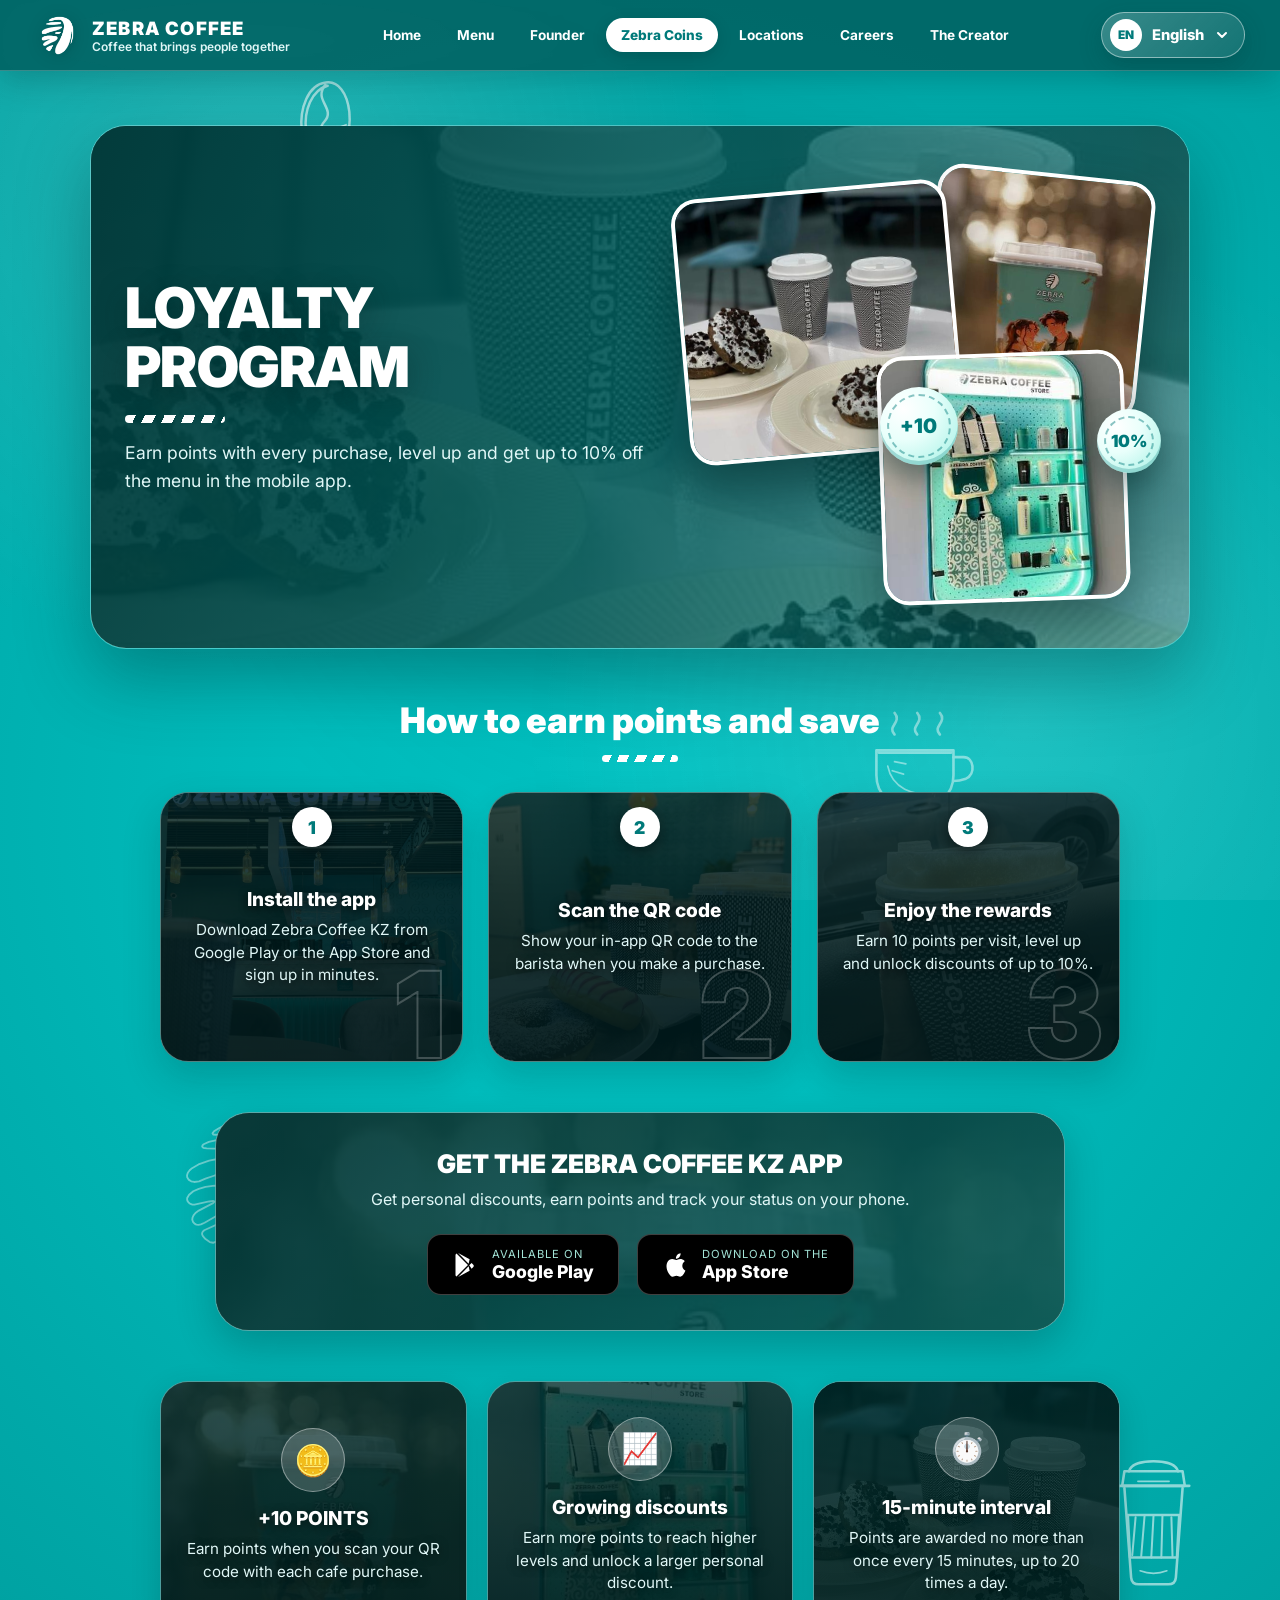
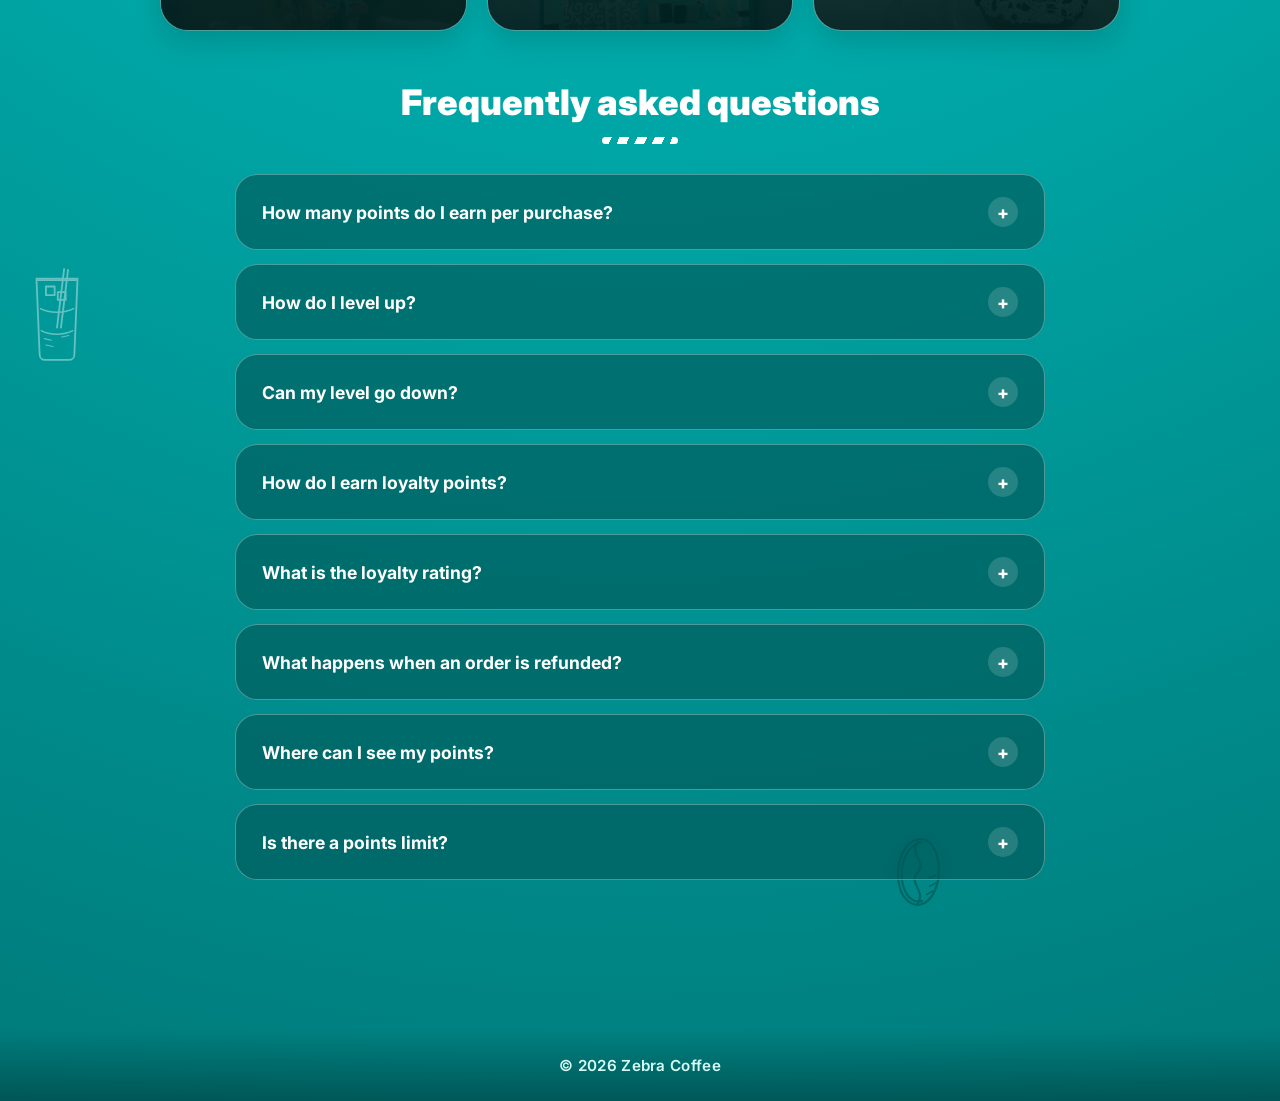
<file: zebra-coins.html>
<!DOCTYPE html>
<html lang="en">
<head>
  <meta charset="UTF-8">
  <meta name="viewport" content="width=device-width, initial-scale=1.0">
  <title>Программа лояльности — Zebra Coffee</title>
  <link rel="icon" type="image/x-icon" href="images/unnamed (1).ico">
  <script>try{if(sessionStorage.getItem('zebra-pt')){sessionStorage.removeItem('zebra-pt');document.documentElement.classList.add('pt-enter')}}catch(e){}</script>
  <link rel="stylesheet" href="page-transition.css">
  <link rel="stylesheet" href="styles.css">
  <link rel="preconnect" href="https://fonts.googleapis.com">
  <link rel="preconnect" href="https://fonts.gstatic.com" crossorigin>
  <link href="https://fonts.googleapis.com/css2?family=Montserrat:ital,wght@0,300;0,400;0,600;0,800;0,900;1,400&display=swap" rel="stylesheet">
  <style>
    body {
      background-color: #007a7a;
      color: #ffffff;
      font-family: 'Montserrat', -apple-system, BlinkMacSystemFont, sans-serif;
      margin: 0;
      padding: 0;
    }

    .loyalty-hero {
      text-align: center;
      padding: 55px 20px 25px 20px;
    }
    .loyalty-hero h1 {
      font-size: 3rem;
      font-weight: 900;
      color: #ffffff;
      margin-bottom: 12px;
      letter-spacing: 1px;
    }
    .loyalty-hero p {
      color: #e0f7f7;
      font-size: 1.2rem;
      max-width: 680px;
      margin: 0 auto;
      line-height: 1.6;
    }

    .steps-section {
      max-width: 1000px;
      margin: 50px auto;
      padding: 0 20px;
    }
    .section-heading {
      font-size: 1.8rem;
      font-weight: 900;
      text-align: center;
      margin-bottom: 30px;
      color: #ffffff;
    }
    .steps-grid {
      display: grid;
      grid-template-columns: repeat(auto-fit, minmax(280px, 1fr));
      gap: 25px;
    }
    .step-card {
      --step-image: none;
      background: #064b49;
      border: 1px solid rgba(255, 255, 255, 0.3);
      border-radius: 20px;
      padding: 50px 25px 30px;
      text-align: center;
      display: flex;
      flex-direction: column;
      align-items: center;
      justify-content: center;
      min-height: 230px;
      box-sizing: border-box;
      backdrop-filter: blur(10px);
      position: relative;
      isolation: isolate;
      overflow: hidden;
      transition: transform 0.3s ease, border-color 0.3s ease, box-shadow 0.3s ease;
      box-shadow: 0 16px 38px rgba(0, 26, 27, 0.18);
    }
    .step-card::before {
      content: "";
      position: absolute;
      inset: 0;
      z-index: -1;
      background-image: linear-gradient(180deg, rgba(0, 31, 33, 0.82), rgba(0, 24, 26, 0.94)), var(--step-image);
      background-size: cover;
      background-position: center;
      transform: scale(1.01);
      transition: transform 0.55s ease;
    }
    .step-card:nth-child(1) { --step-image: url("images/28.png"); }
    .step-card:nth-child(1)::before { background-position: center 28%; }
    .step-card:nth-child(2) { --step-image: url("images/29.png"); }
    .step-card:nth-child(2)::before { background-position: center 52%; }
    .step-card:nth-child(3) { --step-image: url("images/30.png"); }
    .step-card:nth-child(3)::before { background-position: center 48%; }
    .step-card:hover {
      transform: translateY(-6px);
      border-color: rgba(255, 255, 255, 0.78);
      box-shadow: 0 22px 46px rgba(0, 26, 27, 0.28);
    }
    .step-card:hover::before { transform: scale(1.06); }
    .step-icon, .step-title, .step-desc { position: relative; z-index: 1; text-shadow: 0 2px 8px rgba(0, 0, 0, 0.72); }
    .step-title { text-wrap: balance; }

    .step-number {
      position: absolute;
      top: 14px;
      left: 50%;
      transform: translateX(-50%);
      z-index: 2;
      background: #ffffff;
      color: #007a7a;
      width: 32px;
      height: 32px;
      border-radius: 50%;
      font-weight: 900;
      display: flex;
      align-items: center;
      justify-content: center;
      box-shadow: 0 4px 14px rgba(0,0,0,0.4);
    }
    .step-icon {
      font-size: 2.5rem;
      margin: 15px 0 10px 0;
      display: block;
    }
    .step-title {
      font-size: 1.2rem;
      font-weight: 800;
      color: #ffffff;
      margin: 0 0 8px;
      line-height: 1.25;
    }
    .step-desc {
      font-size: 0.95rem;
      color: #e0f7f7;
      line-height: 1.5;
      max-width: 24rem;
      margin: 0 auto;
    }
    .download-app-banner {
      background: rgba(0, 90, 90, 0.65);
      border: 2px solid rgba(255, 255, 255, 0.4);
      border-radius: 24px;
      max-width: 850px;
      margin: 40px auto;
      padding: 35px 25px;
      text-align: center;
      box-shadow: 0 15px 40px rgba(0, 0, 0, 0.2);
      backdrop-filter: blur(10px);
    }
    .download-app-title {
      font-size: 1.6rem;
      font-weight: 900;
      color: #ffffff;
      margin-bottom: 10px;
    }
    .download-app-subtitle {
      font-size: 1rem;
      color: #e0f7f7;
      margin-bottom: 25px;
    }
    .app-buttons-container {
      display: flex;
      justify-content: center;
      gap: 18px;
      flex-wrap: wrap;
    }
    .store-btn {
      display: inline-flex;
      align-items: center;
      gap: 12px;
      background: #000000;
      color: #ffffff;
      border: 1px solid rgba(255, 255, 255, 0.25);
      padding: 12px 24px;
      border-radius: 14px;
      text-decoration: none;
      transition: all 0.3s ease;
    }
    .store-btn:hover {
      transform: translateY(-4px);
      border-color: #ffffff;
      box-shadow: 0 10px 25px rgba(0, 0, 0, 0.3);
      background: #111111;
    }
    .store-btn svg {
      width: 28px;
      height: 28px;
      fill: currentColor;
    }
    .store-btn-text {
      text-align: left;
    }
    .store-btn-text small {
      display: block;
      font-size: 0.7rem;
      text-transform: uppercase;
      color: #a3e4d7;
      letter-spacing: 1px;
    }
    .store-btn-text span {
      font-size: 1.1rem;
      font-weight: 800;
      color: #ffffff;
    }

    .features-grid {
      display: grid;
      grid-template-columns: repeat(auto-fit, minmax(250px, 1fr));
      gap: 20px;
      max-width: 1000px;
      margin: 40px auto;
      padding: 0 20px;
    }
    .feature-card {
      background: rgba(0, 90, 90, 0.65);
      border: 1px solid rgba(255, 255, 255, 0.3);
      border-radius: 20px;
      padding: 25px;
      text-align: center;
      display: flex;
      flex-direction: column;
      align-items: center;
      justify-content: center;
      justify-content: center;
      min-height: 230px;
      box-sizing: border-box;
      backdrop-filter: blur(10px);
      box-shadow: 0 10px 30px rgba(0,0,0,0.15);
      transition: all 0.3s ease;
    }
    .feature-card:hover {
      transform: translateY(-5px);
      border-color: #ffffff;
    }
    .feature-icon {
      font-size: 2.5rem;
      margin-bottom: 12px;
      display: block;
    }
    .feature-title {
      font-size: 1.2rem;
      font-weight: 800;
      color: #ffffff;
      margin-bottom: 8px;
    }
    .feature-desc {
      font-size: 0.95rem;
      color: #e0f7f7;
      line-height: 1.5;
    }

    .faq-wrapper {
      max-width: 850px;
      margin: 50px auto 70px auto;
      padding: 0 20px;
    }
    .faq-container {
      display: flex;
      flex-direction: column;
      gap: 14px;
    }
    .faq-item {
      background: rgba(0, 90, 90, 0.65);
      border: 1px solid rgba(255, 255, 255, 0.3);
      border-radius: 16px;
      overflow: hidden;
      transition: all 0.3s ease;
      backdrop-filter: blur(8px);
    }
    .faq-question {
      padding: 22px 26px;
      font-size: 1.1rem;
      font-weight: 700;
      color: #ffffff;
      cursor: pointer;
      display: flex;
      justify-content: space-between;
      align-items: center;
      user-select: none;
      gap: 20px;
    }
    .faq-question span {
      flex: 1;
      text-align: left;
    }
    .faq-toggle-icon {
      width: 30px;
      height: 30px;
      min-width: 30px;
      background: rgba(255, 255, 255, 0.15);
      border-radius: 50%;
      display: flex;
      align-items: center;
      justify-content: center;
      font-weight: 800;
      font-size: 1.1rem;
      color: #ffffff;
      transition: all 0.3s ease;
    }
    .faq-item.active .faq-toggle-icon {
      transform: rotate(45deg);
      background: #ffffff;
      color: #007a7a;
    }
    .faq-answer {
      max-height: 0;
      overflow: hidden;
      transition: max-height 0.4s ease, padding 0.4s ease;
      background: rgba(0, 50, 50, 0.6);
      padding: 0 26px;
      color: #e0f7f7;
      font-size: 1rem;
      line-height: 1.7;
    }
    .faq-item.active .faq-answer {
      max-height: 300px;
      padding: 20px 26px 24px 26px;
      border-top: 1px solid rgba(255, 255, 255, 0.12);
    }
    .faq-answer strong {
      color: #ffffff;
    }

    @media screen and (max-width: 768px) {
      .loyalty-hero h1 { font-size: 2.1rem; }
      .faq-question { font-size: 1rem; padding: 18px 20px; }
      .store-btn { width: 100%; justify-content: center; box-sizing: border-box; }
    }
  </style>
  <link rel="stylesheet" href="coins-extra.css">
</head>
<body>

  <header>
    <div class="nav-container">
      <a href="index.html" class="logo-container">
        <img src="images/zebra-mark-white.png" alt="Zebra Coffee" class="logo-img">
        <div class="logo-brand-text">
          <span class="logo-brand-title">ZEBRA COFFEE</span>
          <span class="logo-brand-subtitle">Кофе, который объединяет</span>
        </div>
      </a>
      <nav>
        <ul>
          <li><a href="index.html">Главная</a></li>
          <li><a href="menu.html">Меню</a></li>
          <li><a href="about.html">Основатель</a></li>
          <li><a href="zebra-coins.html" class="active">Zebra Coins</a></li>
          <li><a href="addresses.html">Адреса</a></li>
          <li><a href="job.html">Работа у нас</a></li>
          <li><a href="creators.html">The Creator</a></li>
        </ul>
      </nav>
    </div>
  </header>

  <div class="container">
    <div class="loyalty-hero lh-new"><div class="lh-text"><h1>ПРОГРАММА ЛОЯЛЬНОСТИ</h1>
      <p>Копи баллы за каждую покупку, повышай свой рейтинг и получай скидку до 10% на всё меню в мобильном приложении!</p></div><div class="lh-photos" aria-hidden="false"><figure class="lh-ph p1"><img src="images/38.jpg" alt="Zebra Coffee"></figure><figure class="lh-ph p2"><img src="images/39.jpg" alt="Zebra Coffee"></figure><figure class="lh-ph p3"><img src="images/40.jpg" alt="Zebra Coffee Store"></figure><span class="lh-coin c1">+10</span><span class="lh-coin c2">10%</span></div></div>

    <div class="steps-section">
      <div class="section-heading">Как начать копить и экономить?</div>
      <div class="steps-grid">
        <div class="step-card">
          <div class="step-number">1</div>
          
          <div class="step-title">Установите приложение</div>
          <div class="step-desc">Скачайте Zebra Coffee KZ из Google Play или App Store и зарегистрируйтесь за пару минут.</div>
        </div>
        <div class="step-card">
          <div class="step-number">2</div>
          
          <div class="step-title">Сканируйте QR</div>
          <div class="step-desc">Покажите QR-код из приложения бариста при покупке кофе.</div>
        </div>
        <div class="step-card">
          <div class="step-number">3</div>
          
          <div class="step-title">Получайте выгоду</div>
          <div class="step-desc">Получайте 10 баллов за визит, повышайте уровень и открывайте скидку до 10%.</div>
        </div>
      </div>
    </div>

    <div class="download-app-banner">
      <div class="download-app-title">СКАЧАЙ ПРИЛОЖЕНИЕ ZEBRA COFFEE KZ</div>
      <div class="download-app-subtitle">Получай персональные скидки, копи баллы и отслеживай рейтинг прямо в телефоне</div>

      <div class="app-buttons-container">
        <a href="https://play.google.com/store/apps/details?id=kz.zebra_coffee.app&hl=ru" target="_blank" class="store-btn">
          <svg viewBox="0 0 24 24">
            <path d="M3,20.5V3.5C3,2.91 3.34,2.39 3.84,2.15L13.69,12L3.84,21.85C3.34,21.6 3,21.09 3,20.5M16.81,15.12L18.25,13.68C18.8,13.13 18.8,12.24 18.25,11.69L16.81,10.25L14.81,12.25L16.81,15.12M15.1,16.83L5.25,22.18L14.28,13.15L15.1,16.83M15.1,7.17L14.28,10.85L5.25,1.82L15.1,7.17Z"/>
          </svg>
          <div class="store-btn-text">
            <small>Доступно в</small>
            <span>Google Play</span>
          </div>
        </a>

        <a href="https://apps.apple.com/ru/app/zebra-coffee-kz/id6474022904" target="_blank" class="store-btn">
          <svg viewBox="0 0 24 24">
            <path d="M18.71,19.5C17.88,20.74 17,21.95 15.66,21.97C14.32,22 13.89,21.18 12.37,21.18C10.84,21.18 10.37,21.95 9.1,22C7.79,22.05 6.8,20.68 5.96,19.47C4.25,17 2.94,12.45 4.7,9.39C5.57,7.87 7.13,6.91 8.82,6.88C10.1,6.86 11.32,7.75 12.11,7.75C12.89,7.75 14.37,6.68 15.92,6.84C16.57,6.87 18.39,7.1 19.56,8.82C19.47,8.88 17.39,10.1 17.41,12.63C17.44,15.65 20.06,16.66 20.09,16.67C20.06,16.74 19.67,18.11 18.71,19.5M13,3.5C13.73,2.67 14.94,2.04 15.94,2C16.07,3.17 15.6,4.35 14.9,5.19C14.21,6.04 13.07,6.7 11.95,6.61C11.8,5.46 12.36,4.26 13,3.5Z"/>
          </svg>
          <div class="store-btn-text">
            <small>Загрузите в</small>
            <span>App Store</span>
          </div>
        </a>
      </div>
    </div>

    <div class="features-grid">
      <div class="feature-card">
        <span class="feature-icon">🪙</span>
        <div class="feature-title">+10 БАЛЛОВ</div>
        <div class="feature-desc">Начисляются за каждую покупку в кофейне при сканировании QR-кода.</div>
      </div>
      <div class="feature-card">
        <span class="feature-icon">📈</span>
        <div class="feature-title">Растущая скидка</div>
        <div class="feature-desc">Чем больше баллов накопите, тем выше уровень и процент персональной скидки.</div>
      </div>
      <div class="feature-card">
        <span class="feature-icon">⏱️</span>
        <div class="feature-title">Интервал 15 минут</div>
        <div class="feature-desc">Баллы начисляются не чаще одного раза в 15 минут (максимум 20 раз в день).</div>
      </div>
    </div>

    <div class="faq-wrapper">
      <div class="section-heading">Частые вопросы (FAQ)</div>
      <div class="faq-container" id="faqContainer">
        <div class="faq-item">
          <div class="faq-question" onclick="toggleFaq(this)">
            <span>Сколько баллов начисляется за покупку?</span>
            <div class="faq-toggle-icon">+</div>
          </div>
          <div class="faq-answer">
            За каждую покупку начисляется по <strong>10 баллов</strong>.
          </div>
        </div>

        <div class="faq-item">
          <div class="faq-question" onclick="toggleFaq(this)">
            <span>Как повышается уровень?</span>
            <div class="faq-toggle-icon">+</div>
          </div>
          <div class="faq-answer">
            Новый уровень присваивается автоматически, когда накоплено нужное количество баллов.
          </div>
        </div>

        <div class="faq-item">
          <div class="faq-question" onclick="toggleFaq(this)">
            <span>Может ли уровень понизиться?</span>
            <div class="faq-toggle-icon">+</div>
          </div>
          <div class="faq-answer">
            Уровень может понизиться только после <strong>возврата покупки</strong>.
          </div>
        </div>

        <div class="faq-item">
          <div class="faq-question" onclick="toggleFaq(this)">
            <span>Как получить баллы рейтинга?</span>
            <div class="faq-toggle-icon">+</div>
          </div>
          <div class="faq-answer">
            Баллы начисляются за покупки и отдельные награды в приложении.
          </div>
        </div>

        <div class="faq-item">
          <div class="faq-question" onclick="toggleFaq(this)">
            <span>Что такое рейтинг?</span>
            <div class="faq-toggle-icon">+</div>
          </div>
          <div class="faq-answer">
            Это баллы, которые определяют ваш уровень в программе лояльности. Чем выше уровень, тем больше доступная скидка.
          </div>
        </div>

        <div class="faq-item">
          <div class="faq-question" onclick="toggleFaq(this)">
            <span>Что происходит при возврате заказа?</span>
            <div class="faq-toggle-icon">+</div>
          </div>
          <div class="faq-answer">
            Баллы, начисленные за этот заказ, списываются. Уровень и скидка пересчитываются автоматически.
          </div>
        </div>

        <div class="faq-item">
          <div class="faq-question" onclick="toggleFaq(this)">
            <span>Где посмотреть начисления?</span>
            <div class="faq-toggle-icon">+</div>
          </div>
          <div class="faq-answer">
            В разделе приложения <strong>«Мой рейтинг» → «История»</strong>. Здесь отображается вся история операций: покупки, возвраты и начисленные награды.
          </div>
        </div>

        <div class="faq-item">
          <div class="faq-question" onclick="toggleFaq(this)">
            <span>Есть ли лимит начислений?</span>
            <div class="faq-toggle-icon">+</div>
          </div>
          <div class="faq-answer">
            Продажи не блокируются. Баллы и рейтинг начисляются не чаще <strong>1 раза в 15 минут</strong> и максимум <strong>20 раз в день</strong>. При покупке раньше 15 минут или после 20-го начисления покупка пройдет, но баллы и рейтинг не начислятcя.
          </div>
        </div>
      </div>
    </div>
  </div>

  <footer class="ft-min"><p data-no-translate>© 2026 Zebra Coffee</p></footer>

  <script>
    function toggleFaq(element) {
      const item = element.parentElement;
      const isActive = item.classList.contains('active');
      document.querySelectorAll('.faq-item').forEach(el => {
        el.classList.remove('active');
      });
      if (!isActive) {
        item.classList.add('active');
      }
    }  </script>
  <script src="scroll-progress.js" defer></script>
  <script src="site-fx.js" defer></script>
  <script src="page-transition.js" defer></script>
  <script src="site-ui.js" defer></script>
  <script src="lang-loader.js" defer></script>
  <script src="i18n.js" defer></script>
</body>
</html>
</file>
<file: page-transition.css>
/* Переходы между страницами: страница уходит вверх и растворяется в тёмной завесе, новая поднимается снизу */
html.pt-enter body>*:not(header):not(script):not(style):not(link):not(#zc-deco):not(#zc-defs):not(#scroll-progress):not(#zl-over){opacity:0;animation:pt-safe 0s 1.6s forwards}
@keyframes pt-safe{to{opacity:1}}
html.pt-enter::before,html.pt-exit::before{content:"";position:fixed;left:0;top:0;width:100%;height:100%;z-index:9990;pointer-events:none;background:linear-gradient(0deg,#003a3a 0%,#004c4c 55%,#006362 100%)}
html.pt-enter::before{animation:pt-cover-safe 0s 1.6s forwards}
@keyframes pt-cover-safe{to{opacity:0;visibility:hidden}}
html.pt-exit::before{animation:pt-lift .6s cubic-bezier(.4,0,.2,1) forwards}
@keyframes pt-lift{from{opacity:1;transform:translateY(0)}to{opacity:0;transform:translateY(-9vh)}}
#pt-ov{position:fixed;left:0;top:0;width:100%;height:200vh;z-index:9990;pointer-events:none;will-change:transform;
background:linear-gradient(180deg,rgba(0,58,58,0) 0%,#004c4c 40%,#003a3a 100%);transform:translateY(100vh)}
</file>
<file: styles.css>
@import url('https://fonts.googleapis.com/css2?family=Inter:wght@400;600;700;800;900&display=swap');

* {
  box-sizing: border-box;
  margin: 0;
  padding: 0;
}

body {
  background: radial-gradient(circle at 50% 30%, #00c9c9 0%, #00a3a3 50%, #007a7a 100%) !important;
  color: #ffffff !important;
  font-family: 'Inter', 'Segoe UI', Helvetica, Arial, sans-serif !important;
  min-height: 100vh;
  overflow-x: hidden;
  position: relative;
  opacity: 0;
  animation: fadeInPage 0.4s ease-in-out forwards;
}

@keyframes fadeInPage {
  from { opacity: 0; }
  to { opacity: 1; }
}

body::before {
  content: '';
  position: fixed;
  top: 0;
  left: 0;
  width: 100%;
  height: 100%;
  background-image: radial-gradient(circle at 20% 20%, rgba(255, 255, 255, 0.15) 0%, transparent 40%),
                    radial-gradient(circle at 80% 80%, rgba(255, 255, 255, 0.12) 0%, transparent 40%),
                    radial-gradient(circle at 50% 50%, rgba(0, 0, 0, 0.1) 0%, transparent 60%);
  pointer-events: none;
  z-index: -1;
}

header {
  background: rgba(0, 100, 100, 0.92) !important;
  backdrop-filter: blur(14px) !important;
  border-bottom: 1px solid rgba(255, 255, 255, 0.22) !important;
  position: sticky !important;
  top: 0 !important;
  z-index: 10000 !important;
  padding: 12px 0 !important;
  box-shadow: 0 8px 32px rgba(0, 40, 40, 0.25) !important;
}

.nav-container {
  max-width: 1250px !important;
  margin: 0 auto !important;
  padding: 0 20px !important;
  display: flex !important;
  justify-content: space-between !important;
  align-items: center !important;
}

.logo-container {
  display: flex !important;
  align-items: center !important;
  gap: 12px !important;
  text-decoration: none !important;
}

.logo-img {
  width: 45px !important;
  height: 45px !important;
  max-width: 45px !important;
  max-height: 45px !important;
  object-fit: contain !important;
  filter: drop-shadow(0 2px 8px rgba(0,0,0,0.2));
}

.logo-brand-text {
  display: flex !important;
  flex-direction: column !important;
}

.logo-brand-title {
  color: #ffffff !important;
  font-weight: 900 !important;
  font-size: 1.15rem !important;
  letter-spacing: 1.2px !important;
}

.logo-brand-subtitle {
  color: #e0f7f7 !important;
  font-size: 0.75rem !important;
  font-weight: 600 !important;
}

nav ul {
  list-style: none !important;
  display: flex !important;
  gap: 6px !important;
  margin: 0 !important;
  padding: 0 !important;
  align-items: center !important;
}

nav ul li {
  display: inline-block !important;
}

nav ul li a {
  color: #ffffff !important;
  text-decoration: none !important;
  font-size: 0.85rem !important;
  font-weight: 700 !important;
  padding: 8px 14px !important;
  border-radius: 25px !important;
  transition: all 0.25s ease !important;
  display: inline-block !important;
  border: 1px solid transparent !important;
}

nav ul li a:hover {
  background: rgba(255, 255, 255, 0.25) !important;
  border-color: rgba(255, 255, 255, 0.4) !important;
  transform: translateY(-2px) !important;
}

nav ul li a.active {
  background: #ffffff !important;
  color: #007a7a !important;
  font-weight: 800 !important;
  box-shadow: 0 4px 15px rgba(0, 0, 0, 0.15) !important;
}

.container {
  max-width: 1200px;
  margin: 0 auto;
  padding: 20px;
}

footer {
  background-color: #004d4d !important;
  color: #b2edd4 !important;
  border-top: 1px solid rgba(255, 255, 255, 0.2) !important;
  margin-top: 60px !important;
  padding: 22px 20px !important;
  text-align: center !important;
  font-size: 0.95rem !important;
}

footer strong {
  color: #ffffff !important;
}

@media screen and (max-width: 980px) {
  .nav-container {
    flex-direction: column !important;
    gap: 15px !important;
  }
  nav ul {
    flex-wrap: wrap !important;
    justify-content: center !important;
  }
}

.language-switcher {
  display: flex;
  align-items: center;
  gap: 8px;
  flex: 0 0 auto;
  color: #e0f7f7;
  font-size: .78rem;
  font-weight: 700;
}
.language-switcher select {
  min-height: 38px;
  max-width: 160px;
  padding: 7px 30px 7px 11px;
  border: 1px solid rgba(255,255,255,.48);
  border-radius: 12px;
  background: rgba(0,55,55,.8);
  color: #fff;
  font: inherit;
  cursor: pointer;
}
.language-switcher select option { background: #064b49; color: #fff; }
.language-switcher select:focus-visible { outline: 3px solid #a3e4d7; outline-offset: 2px; }
@media screen and (max-width: 980px) {
  .language-switcher { justify-content: center; }
}
@media screen and (max-width: 520px) {
  .language-switcher { width: 100%; }
  .language-switcher select { flex: 1; max-width: 230px; }
}

html.modal-open, body.modal-open { overflow: hidden; overscroll-behavior: none; }
</file>
<file: intro.css>
/* ===== Заставка Zebra Coffee ===== */
#zebra-intro{position:fixed;top:0;left:0;width:100%;height:100vh;height:100dvh;z-index:99999;overflow:hidden;overscroll-behavior:none;touch-action:manipulation;-webkit-tap-highlight-color:transparent;font-family:"Inter","Segoe UI",Helvetica,Arial,sans-serif;color:#fff;-webkit-font-smoothing:antialiased}
html.zi-seen #zebra-intro{display:none}
/* пока идёт заставка, сайта не видно (в том числе на телефонах) */
html.zi-intro,html.zi-intro body{background:#031211!important;overflow:hidden!important}
html.zi-intro body>*:not(#zebra-intro){visibility:hidden!important}
body.zi-lock{overflow:hidden}
#zebra-intro.opening{opacity:0;pointer-events:none;transition:opacity 1.1s cubic-bezier(.4,0,.2,1) .1s}

.zi-dark{position:absolute;inset:0;background:radial-gradient(ellipse 85% 65% at 50% 42%,#073431 0,#031211 52%,#000 100%)}
/* фон выбора языка = фон сайта Zebra Coffee */
.zi-teal{position:absolute;inset:0;opacity:0;transition:opacity 1.4s cubic-bezier(.4,0,.2,1);
background:radial-gradient(circle at 20% 20%,rgba(255,255,255,.15) 0%,transparent 40%),radial-gradient(circle at 80% 80%,rgba(255,255,255,.12) 0%,transparent 40%),radial-gradient(circle at 50% 50%,rgba(0,0,0,.1) 0%,transparent 60%),radial-gradient(circle at 50% 30%,#00c9c9 0%,#00a3a3 50%,#007a7a 100%)}
#zebra-intro.lang-show .zi-teal{opacity:1}
.zi-stripes{position:absolute;inset:0;overflow:hidden;-webkit-mask-image:linear-gradient(90deg,#000 0,transparent 26%,transparent 74%,#000 100%);mask-image:linear-gradient(90deg,#000 0,transparent 26%,transparent 74%,#000 100%)}
.zi-stripes i{position:absolute;top:0;bottom:0;left:-120px;right:-120px;background:repeating-linear-gradient(115deg,rgba(255,255,255,.085) 0 22px,transparent 22px 60px);animation:zi-stripe 9s linear infinite}
@keyframes zi-stripe{to{transform:translateX(-66.2px)}}

.zi-logo{position:absolute;inset:0;display:flex;flex-direction:column;align-items:center;justify-content:center;gap:clamp(30px,6vh,46px);transition:opacity 1.1s ease,transform 1.3s cubic-bezier(.4,0,.2,1)}
#zebra-intro.phase-out .zi-logo{opacity:0;transform:scale(1.07)}
.zi-mark{display:grid;place-items:center}
.zi-mark>svg{grid-area:1/1;width:min(74vw,320px);height:auto;overflow:visible}
.zi-glow{filter:blur(14px);opacity:0;animation:zi-glow-in 1.8s 7.4s ease forwards}
@keyframes zi-glow-in{to{opacity:.5}}
.zp{fill:#fff;fill-opacity:0;stroke:#5ff5e4;stroke-width:.9;stroke-linejoin:round;stroke-linecap:round;stroke-dasharray:1 1;stroke-dashoffset:1;
animation:zi-draw var(--t) cubic-bezier(.45,.05,.35,1) var(--d) forwards,zi-fillin 1.1s var(--fill) ease forwards,zi-tone 1.1s var(--fill) ease forwards}
@keyframes zi-draw{to{stroke-dashoffset:0}}
@keyframes zi-fillin{to{fill-opacity:1}}
@keyframes zi-tone{to{stroke-opacity:0}}
.zi-load{width:min(52vw,220px);height:4px;border-radius:4px;background:rgba(255,255,255,.16)}
.zi-load i{display:block;height:100%;width:0;border-radius:4px;background:#fff;box-shadow:0 0 10px rgba(255,255,255,.35);animation:zi-load 8.8s cubic-bezier(.4,0,.2,1) forwards}
@keyframes zi-load{0%{width:0}8%{width:7%}22%{width:25%}38%{width:39%}52%{width:62%}70%{width:75%}88%{width:94%}100%{width:100%}}

/* ===== выбор языка ===== */
#zi-lang{position:absolute;inset:0;display:flex;overflow-y:auto;padding:max(18px,env(safe-area-inset-top,0px)) 16px max(18px,env(safe-area-inset-bottom,0px));visibility:hidden;scrollbar-width:none}
#zi-lang::-webkit-scrollbar{display:none}
#zebra-intro.lang-show #zi-lang{visibility:visible}
#zebra-intro.opening #zi-lang{visibility:hidden}
.zi-pane{width:min(400px,100%);margin:auto;text-align:center}
#zebra-intro.leaving .zi-pane{opacity:0;transform:translateY(-16px);transition:opacity .5s ease,transform .5s ease;pointer-events:none}
.zi-swap{display:inline-block}

.zi-mk{display:grid;place-items:center;width:88px;height:88px;margin:0 auto 18px;border-radius:50%;background:rgba(255,255,255,.14);border:1px solid rgba(255,255,255,.35);box-shadow:0 14px 40px rgba(0,60,60,.35),inset 0 1px 0 rgba(255,255,255,.4)}
.zi-mk img{width:46px;height:auto;display:block}
.zi-eye{margin:0 0 8px;font-size:13px;font-weight:700;letter-spacing:.1em;text-transform:uppercase;color:#d6fbf4}
.zi-h{margin:0 0 24px;font-size:clamp(28px,7.6vw,36px);line-height:1.12;font-weight:900;letter-spacing:-.02em;text-shadow:0 4px 24px rgba(0,60,60,.3)}

.zi-select{position:relative;text-align:left}
.zi-field{display:flex;align-items:center;gap:14px;width:100%;padding:12px 16px 12px 12px;border-radius:22px;border:1px solid rgba(255,255,255,.3);background:rgba(0,50,50,.45);color:#fff;font-family:inherit;text-align:left;cursor:pointer;box-shadow:0 10px 30px rgba(0,50,50,.2);transition:background .3s ease,border-color .3s ease,transform .35s cubic-bezier(.2,.7,.2,1)}
.zi-field:hover{background:rgba(0,50,50,.62);transform:translateY(-2px)}
.zi-select.open .zi-field{border-color:#fff;background:rgba(0,50,50,.72)}
.zi-chev{flex:none;color:#fff;transition:transform .45s cubic-bezier(.2,.7,.2,1)}
.zi-select.open .zi-chev{transform:rotate(180deg)}
.zi-badge{display:grid;place-items:center;flex:none;width:48px;height:48px;border-radius:50%;font-style:normal;font-weight:900;font-size:14px;letter-spacing:.03em;background:#fff;color:#007a7a}
.zi-name{display:grid;gap:2px;flex:1;min-width:0}
.zi-name b{font-size:17px;font-weight:800}
.zi-name small{font-size:13px;font-weight:600;color:#a3e4d7}
.zi-menu{position:absolute;left:0;right:0;top:calc(100% + 10px);padding:8px;border-radius:24px;background:#fff;box-shadow:0 26px 60px rgba(0,50,50,.45);opacity:0;visibility:hidden;transform:translateY(-10px) scale(.97);transform-origin:50% 0;transition:opacity .25s ease,transform .4s cubic-bezier(.2,.7,.2,1),visibility 0s .4s;z-index:8}
.zi-select.open .zi-menu{opacity:1;visibility:visible;transform:none;transition-delay:0s}
.zi-op{display:flex;align-items:center;gap:14px;width:100%;padding:10px 14px 10px 10px;border:0;border-radius:16px;background:transparent;color:#007a7a;font-family:inherit;text-align:left;cursor:pointer;transition:background .2s ease}
.zi-op+.zi-op{margin-top:2px}
.zi-op:hover{background:#e0f7f7}
.zi-op .zi-badge{width:42px;height:42px;background:#007a7a;color:#fff}
.zi-op .zi-name small{color:#55aaa4}
.zi-op svg{width:20px;height:20px;flex:none;color:#007a7a;opacity:0;transform:scale(.4);transition:opacity .25s,transform .4s cubic-bezier(.2,.9,.3,1.4)}
.zi-op[aria-selected="true"]{background:#e8fbf8}
.zi-op[aria-selected="true"] svg{opacity:1;transform:none}

.zi-go{position:relative;display:flex;align-items:center;justify-content:center;width:100%;height:58px;margin-top:20px;border:0;border-radius:30px;font-family:inherit;font-weight:900;font-size:17px;color:#007a7a;background:#fff;box-shadow:0 8px 25px rgba(0,0,0,.25);cursor:pointer;transition:background .3s ease,transform .3s cubic-bezier(.2,.7,.2,1),box-shadow .3s ease}
.zi-go:hover{background:#e0f7f7;transform:translateY(-2px);box-shadow:0 14px 34px rgba(0,60,60,.32)}
.zi-go:active{transform:scale(.98)}
.zi-arrow{position:absolute;right:10px;top:10px;display:grid;place-items:center;width:38px;height:38px;border-radius:50%;background:#007a7a;color:#fff;transition:transform .4s cubic-bezier(.2,.7,.2,1)}
.zi-go:hover .zi-arrow{transform:translateX(3px)}
.zi-field:focus-visible,.zi-op:focus-visible,.zi-go:focus-visible{outline:2px solid #fff;outline-offset:3px}
/* плавное появление элементов выбора языка */
#zebra-intro.lang-show .zi-pane>*{animation:zi-up 1s cubic-bezier(.2,.7,.2,1) backwards}
#zebra-intro.lang-show .zi-pane>.zi-mk{animation-delay:.25s}
#zebra-intro.lang-show .zi-pane>.zi-eye{animation-delay:.35s}
#zebra-intro.lang-show .zi-pane>.zi-h{animation-delay:.45s}
#zebra-intro.lang-show .zi-select{animation:zi-up 1s cubic-bezier(.2,.7,.2,1) .55s backwards}
#zebra-intro.lang-show .zi-pane>.zi-go{animation-delay:.75s}
@keyframes zi-up{from{opacity:0;transform:translateY(22px)}to{opacity:1;transform:none}}
#zebra-intro.lang-show .zi-pane>.zi-mk{animation-name:zi-up,zi-bob;animation-duration:1s,5s;animation-delay:.25s,1.4s;animation-iteration-count:1,infinite;animation-timing-function:cubic-bezier(.2,.7,.2,1),ease-in-out;animation-fill-mode:backwards,none}
@keyframes zi-bob{0%,100%{transform:translateY(0)}50%{transform:translateY(-5px)}}

/* круглая загрузка как в Android (без цифр) */
#zi-wait{position:absolute;inset:0;display:flex;flex-direction:column;align-items:center;justify-content:center;gap:26px;opacity:0;visibility:hidden;transition:opacity .6s ease}
#zebra-intro.loading #zi-wait{opacity:1;visibility:visible}
.zi-spinbox{position:relative;width:104px;height:104px;transition:transform 1.1s cubic-bezier(.4,0,.2,1)}
#zebra-intro.opening .zi-spinbox{transform:scale(1.3)}
#zi-spin svg{display:block;animation:zi-rot 1.1s linear infinite}
@keyframes zi-rot{to{transform:rotate(360deg)}}
.zi-spinmk{position:absolute;left:50%;top:50%;width:42px;height:auto;transform:translate(-50%,-50%)}
#zi-waitt{margin:0;font-size:clamp(15px,3.8vw,18px);font-weight:700;letter-spacing:.03em;color:#fff;opacity:0}
#zebra-intro.loading #zi-waitt{animation:zi-fade .8s .2s ease both}
@keyframes zi-fade{from{opacity:0;transform:translateY(8px)}to{opacity:1;transform:none}}
@media (prefers-reduced-motion:reduce){.zp{animation-duration:.01s!important;animation-delay:0s!important}.zi-stripes i,.zi-mk{animation:none!important}}
</file>
<file: creators-extra.css>
/* The Creator: нумерация, зум фото, оформление */
.creator-hero-divider{width:96px!important;height:7px!important;border-radius:7px!important;background:repeating-linear-gradient(115deg,#fff 0 9px,transparent 9px 16px)!important;opacity:.9}
.creator-hero-section h1{text-shadow:0 8px 34px rgba(0,60,60,.35)}
.creator-magazine-grid{counter-reset:ch}
.creator-card{counter-increment:ch;border-radius:28px!important}
.card-info-box{position:relative}
.card-info-box::after{content:counter(ch,decimal-leading-zero);position:absolute;right:20px;top:12px;font-size:clamp(3.2rem,9vw,4.8rem);font-weight:900;line-height:1;color:transparent;-webkit-text-stroke:1.5px rgba(255,255,255,.22);pointer-events:none}
.card-info-box h2{padding-right:72px;position:relative}
.card-info-box h2::after{content:"";display:block;width:46px;height:4px;margin-top:10px;border-radius:4px;background:repeating-linear-gradient(115deg,#a3e4d7 0 6px,transparent 6px 10px)}
.card-img-box{cursor:zoom-in}
.card-img-box::before{content:"";position:absolute;left:0;right:0;bottom:0;height:46%;background:linear-gradient(0deg,rgba(0,40,40,.6),transparent);pointer-events:none;z-index:1}
.card-img-box::after{content:"";position:absolute;right:14px;bottom:14px;width:46px;height:46px;border-radius:50%;z-index:2;pointer-events:none;background:rgba(255,255,255,.94) url("data:image/svg+xml;utf8,<svg xmlns='http://www.w3.org/2000/svg' viewBox='0 0 24 24' fill='none' stroke='%23007a7a' stroke-width='2.4' stroke-linecap='round'><circle cx='11' cy='11' r='6.5'/><path d='M16 16l5 5M11 8v6M8 11h6'/></svg>") center/22px no-repeat;box-shadow:0 10px 24px rgba(0,40,40,.4);transition:transform .45s cubic-bezier(.2,.7,.2,1)}
.creator-card:hover .card-img-box::after{transform:scale(1.14) rotate(-8deg)}
.creator-card.featured:nth-child(4){flex-direction:row-reverse}
.creator-card.featured:nth-child(4) .card-img-box{border-right:none!important;border-left:1px solid rgba(255,255,255,.15)}
@media (max-width:768px){.creator-card.featured:nth-child(4){flex-direction:column}}
.creator-ultimate-footer{border-radius:30px!important;overflow:hidden}
.creator-ultimate-footer::before{content:"\201C";position:absolute;left:22px;top:-18px;font-size:9rem;font-weight:900;line-height:1;color:rgba(255,255,255,.12);pointer-events:none}
</file>
<file: menu-extra.css>
/* ===== МЕНЮ: строгий премиальный стиль Zebra Coffee ===== */
:root{--em:#0F4C3A;--em2:#1a6b52;--gr:#1f2a27;--gr2:#55615d;--cream:#f6f3ec;--line:rgba(15,76,58,.16)}
html,body{touch-action:manipulation;-webkit-overflow-scrolling:touch}

/* шапка страницы */
.menu-hero{position:relative;padding:44px 20px 14px!important;overflow:visible}
.menu-hero::before{content:"MENU";position:absolute;left:50%;top:-6px;transform:translateX(-50%);font-size:clamp(5rem,26vw,15rem);font-weight:900;line-height:1;letter-spacing:.04em;color:transparent;-webkit-text-stroke:1.5px rgba(255,255,255,.12);white-space:nowrap;pointer-events:none;z-index:0}
.menu-hero>*{position:relative;z-index:1}
.menu-hero h1{font-size:clamp(2rem,7vw,3.3rem)!important;letter-spacing:.02em;text-shadow:0 6px 30px rgba(0,60,60,.35)}
.menu-hero h1::after{content:"";display:block;width:84px;height:5px;margin:16px auto 0;border-radius:5px;background:repeating-linear-gradient(115deg,#fff 0 9px,transparent 9px 16px);opacity:.9}
.mx-count{display:inline-flex;align-items:center;gap:8px;margin-top:18px;padding:8px 16px;border-radius:999px;background:rgba(255,255,255,.1);border:1px solid rgba(255,255,255,.3);font-weight:700;font-size:.86rem;color:#fff}
.mx-count b{font-size:1rem;font-weight:800}
.mx-hero-art{position:absolute;pointer-events:none;z-index:0;width:clamp(64px,12vw,112px);opacity:.9;animation:mx-bob 7s ease-in-out infinite}
.mx-hero-art.l{left:max(2%,calc(50% - 560px));top:34px;animation-delay:-2s}
.mx-hero-art.r{right:max(2%,calc(50% - 560px));top:24px}
.mx-hero-art svg{width:100%;height:auto;display:block;filter:drop-shadow(0 12px 16px rgba(0,50,50,.28))}
@media(max-width:560px){.mx-hero-art{opacity:.45;width:58px}.mx-hero-art.l{left:4px;top:76px}.mx-hero-art.r{right:4px}}
@keyframes mx-bob{0%,100%{transform:translateY(0) rotate(-4deg)}50%{transform:translateY(-10px) rotate(4deg)}}

.discount-selector-box{border-radius:24px!important;border:1px solid rgba(255,255,255,.3)!important;box-shadow:0 14px 36px rgba(0,50,50,.2)}
.discount-btn{border-radius:999px!important;padding:9px 18px!important;border:1px solid rgba(255,255,255,.35)!important;font-weight:700!important}

/* поиск и категории */
.category-select-wrapper{max-width:1100px!important;padding:0 15px!important;margin:20px auto 22px!important}
.category-select-label,.category-dropdown{display:none!important}
.mx-search{position:relative;max-width:480px;margin:0 auto 16px}
.mx-search svg{position:absolute;left:18px;top:50%;width:19px;height:19px;margin-top:-9.5px;fill:none;stroke:#fff;stroke-width:2.2;stroke-linecap:round;opacity:.8;pointer-events:none}
.mx-search input{width:100%;padding:14px 46px 14px 48px;border-radius:999px;border:1px solid rgba(255,255,255,.35);background:rgba(0,50,50,.38);color:#fff;font-family:inherit;font-size:.98rem;font-weight:600;outline:none;transition:border-color .3s,box-shadow .3s,background .3s}
.mx-search input::placeholder{color:rgba(255,255,255,.68);font-weight:500}
.mx-search input:focus{border-color:#fff;background:rgba(0,50,50,.6);box-shadow:0 0 0 3px rgba(255,255,255,.12)}
.mx-search button{position:absolute;right:9px;top:50%;width:30px;height:30px;margin-top:-15px;border:0;border-radius:50%;background:#fff;color:var(--em);font-weight:800;cursor:pointer;opacity:0;transform:scale(.7);transition:opacity .25s,transform .3s ease;pointer-events:none}
.mx-search.has button{opacity:1;transform:none;pointer-events:auto}
.mx-chips{display:flex;gap:8px;overflow-x:auto;padding:6px 4px 12px;touch-action:pan-x pan-y;scroll-snap-type:x proximity;-webkit-overflow-scrolling:touch;scrollbar-width:none;-webkit-mask-image:linear-gradient(90deg,transparent 0,#000 16px,#000 calc(100% - 16px),transparent 100%);mask-image:linear-gradient(90deg,transparent 0,#000 16px,#000 calc(100% - 16px),transparent 100%)}
.mx-chips::-webkit-scrollbar{display:none}
.mx-chip{flex:none;display:inline-flex;align-items:center;gap:8px;padding:10px 16px;border-radius:999px;border:1px solid rgba(255,255,255,.3);background:rgba(0,50,50,.3);color:#fff;font-family:inherit;font-weight:700;font-size:.86rem;letter-spacing:.01em;cursor:pointer;scroll-snap-align:start;transition:background .25s,color .25s,border-color .25s,transform .3s cubic-bezier(.2,.7,.2,1)}
.mx-chip svg{width:17px;height:17px;fill:none;stroke:currentColor;stroke-width:1.9;stroke-linecap:round;stroke-linejoin:round;flex:none}
.mx-chip:hover{background:rgba(255,255,255,.16);transform:translateY(-1px)}
.mx-chip.active{background:#fff;color:var(--em);border-color:#fff}
@media(min-width:900px){.mx-chips{flex-wrap:wrap;justify-content:center;overflow:visible;-webkit-mask-image:none;mask-image:none}}

/* карточки: строгие, тонкая граница, приглушённые тона */
.menu-grid{gap:22px!important;grid-template-columns:repeat(auto-fill,minmax(250px,1fr))!important}
.menu-card{border-radius:22px!important;min-height:330px!important;padding:0 20px 18px!important;overflow:hidden;justify-content:flex-start!important;gap:6px;border:1px solid rgba(255,255,255,.22)!important;box-shadow:0 12px 30px rgba(0,50,50,.2)!important;transition:transform .35s cubic-bezier(.2,.7,.2,1),box-shadow .35s,border-color .35s!important}
.menu-card:hover{transform:translateY(-4px)!important;border-color:rgba(255,255,255,.45)!important;box-shadow:0 20px 44px rgba(0,50,50,.3)!important}
.menu-card>div:not(.mx-art){position:relative;z-index:1}
.mx-art{position:relative;display:grid;place-items:center;height:150px;margin:0 -20px 8px;overflow:hidden;z-index:1;background:linear-gradient(160deg,var(--c1,#2d8f86),var(--c2,#0f4c3a));filter:saturate(.62) brightness(.92)}
.mx-art::before{content:"";position:absolute;left:50%;top:56%;width:200px;height:200px;margin:-100px 0 0 -100px;border-radius:50%;background:radial-gradient(circle,rgba(255,255,255,.26),rgba(255,255,255,0) 68%);transition:transform .6s cubic-bezier(.2,.7,.2,1)}
.mx-art svg:not(.dc){position:relative;z-index:2;width:108px;height:108px;overflow:visible;filter:drop-shadow(0 12px 12px rgba(0,30,30,.35));rotate:var(--rot,0deg);transition:transform .6s cubic-bezier(.2,.7,.2,1)}
.menu-card:hover .mx-art svg:not(.dc){transform:scale(1.1) rotate(-4deg);animation:mx-float 3.2s ease-in-out infinite}
.menu-card:hover .mx-art::before{transform:scale(1.3)}
.mx-art svg.dc{position:absolute;width:20px;height:28px;z-index:1;filter:none;opacity:.32}
.mx-art svg.dc.d1{left:12%;top:16%}
.mx-art svg.dc.d2{right:12%;bottom:14%}
.mx-art .bub{display:none}
.mx-art .st{transform-box:fill-box;transform-origin:center bottom}
.menu-card:hover .mx-art .st{animation:mx-steam 2.6s ease-in-out infinite}
@keyframes mx-float{0%,100%{translate:0 0}50%{translate:0 -6px}}
@keyframes mx-steam{0%{transform:translateY(4px);opacity:.2}50%{opacity:.95}100%{transform:translateY(-7px);opacity:.1}}
.menu-card .card-badge{margin-top:6px;border-color:rgba(255,255,255,.25)!important;background:transparent!important;letter-spacing:.14em}
.card-title{font-size:1.1rem!important;font-weight:800!important;letter-spacing:.005em}
.card-subtext{font-weight:500!important;opacity:.78}
.menu-card .card-bottom{align-items:center!important;margin-top:auto}
.final-price{font-size:1.35rem!important;font-weight:800!important}
.menu-card .card-plus{display:grid;place-items:center;flex:none;width:40px;height:40px;border-radius:50%;background:transparent;color:#fff;border:1px solid rgba(255,255,255,.55);font-size:1.4rem;font-weight:500;line-height:1;transition:background .3s,color .3s,transform .4s cubic-bezier(.2,.7,.2,1)}
.menu-card:hover .card-plus{background:#fff;color:var(--em);transform:rotate(90deg)}
.mx-empty{grid-column:1/-1;text-align:center;padding:50px 20px;color:#e0f7f7;font-weight:700;font-size:1.05rem}
.page-btn{width:42px;height:42px;padding:0!important;border-radius:50%!important;display:inline-grid;place-items:center;font-weight:700!important}

/* ===== окно напитка: стиль iOS, светлые карточки-группы, нарисованные стаканы ===== */
.modal-overlay{-webkit-backdrop-filter:none!important;backdrop-filter:none!important;background:rgba(10,22,19,.55)!important;transition:opacity .4s cubic-bezier(.32,.72,0,1),visibility 0s .4s!important}
.modal-overlay.active{transition:opacity .4s cubic-bezier(.32,.72,0,1),visibility 0s 0s!important}
.modal-sheet{width:min(100%,540px)!important;border-radius:34px!important;background:#eef2f0!important;border:none!important;color:var(--gr)!important;box-shadow:0 40px 90px rgba(8,24,20,.4)!important;transform:translateY(40px) scale(.93)!important;opacity:0;transform-origin:50% 100%;will-change:transform;touch-action:pan-y;transition:transform .4s cubic-bezier(.4,0,.6,1),opacity .28s ease!important}
.modal-overlay.active .modal-sheet{transform:none!important;opacity:1;transition:transform .65s cubic-bezier(.32,.72,0,1),opacity .35s ease!important}
.modal-header{position:relative;display:flex!important;flex-direction:column;align-items:center!important;justify-content:flex-start!important;text-align:center;padding:30px 24px 10px!important;gap:3px;background:transparent!important;border:none!important;overflow:visible}
.modal-header::before{content:"";position:absolute;top:9px;left:50%;width:40px;height:5px;border-radius:5px;background:rgba(15,76,58,.22);transform:translateX(-50%)}
.modal-header::after{display:none!important}
.mx-mhero{position:relative;width:150px;height:150px;margin:6px 0 10px;display:grid;place-items:center;border-radius:34px;overflow:hidden;background:linear-gradient(160deg,var(--c1,#2d8f86),var(--c2,#0f4c3a));box-shadow:0 28px 36px -20px rgba(15,76,58,.6),0 10px 16px -8px rgba(0,0,0,.18),inset 0 1px 0 rgba(255,255,255,.35);filter:saturate(.7)}
.mx-mhero::before{content:"";position:absolute;inset:0;background:radial-gradient(circle at 50% 40%,rgba(255,255,255,.3),rgba(255,255,255,0) 65%)}
.mx-mhero svg{position:relative;width:112px;height:112px;overflow:visible;filter:drop-shadow(0 12px 10px rgba(0,30,30,.4))}
.mx-mhero .mx-photo{position:absolute;inset:0;width:100%;height:100%;object-fit:cover}
.mx-mhero .st{transform-box:fill-box;transform-origin:center bottom;animation:mx-steam 2.8s ease-in-out infinite}
.modal-header h3{color:var(--gr)!important;font-size:clamp(1.4rem,5.4vw,1.75rem)!important;font-weight:800!important;line-height:1.15;letter-spacing:-.01em;text-shadow:none!important}
.mx-msub{font-size:.72rem;font-weight:800;letter-spacing:.16em;text-transform:uppercase;color:var(--em2)}
.modal-close-icon{position:absolute!important;right:14px;top:14px;z-index:2;width:34px!important;height:34px!important;border-radius:50%!important;border:none!important;background:rgba(60,70,67,.12)!important;color:#55615d!important;font-size:.9rem!important;transition:background .25s,transform .4s cubic-bezier(.32,.72,0,1)}
.modal-close-icon:hover{background:rgba(60,70,67,.22)!important}
.modal-body{padding:8px 16px 16px!important;gap:12px!important;background:transparent!important;overscroll-behavior:contain;-webkit-overflow-scrolling:touch;touch-action:pan-y}
.modal-body>div{background:#fff;border-radius:22px;padding:16px 16px 18px;box-shadow:0 1px 0 rgba(15,76,58,.05),0 12px 26px -18px rgba(15,76,58,.35)}
.modal-overlay.active .modal-body>div{animation:mx-up .6s cubic-bezier(.32,.72,0,1) both}
.modal-overlay.active .modal-body>div:nth-child(2){animation-delay:.05s}.modal-overlay.active .modal-body>div:nth-child(3){animation-delay:.1s}
.modal-overlay.active .modal-body>div:nth-child(4){animation-delay:.15s}.modal-overlay.active .modal-body>div:nth-child(n+5){animation-delay:.2s}
@keyframes mx-up{from{opacity:0;transform:translateY(22px) scale(.98)}to{opacity:1;transform:none}}
.mod-group-title{display:block!important;font-size:.72rem!important;font-weight:700!important;letter-spacing:.14em;text-transform:uppercase;color:var(--gr2)!important;margin:0 0 14px!important}
.mod-group-title::before{display:none!important}
.mod-extra-note,.mod-extra-count{color:var(--gr2)!important;font-size:.8rem!important}

/* размеры: нарисованные стаканы */
.modal-size-options{display:flex!important;justify-content:space-around;align-items:flex-end;gap:6px!important}
.modal-size-option{flex:1;min-height:0!important;width:auto!important;padding:0!important;border:none!important;background:none!important;box-shadow:none!important;color:var(--gr)!important;display:flex;flex-direction:column;align-items:center;gap:3px!important;cursor:pointer;transform:none!important}
.modal-size-option .modal-size-cup,.modal-size-option .modal-size-name{display:none!important}
.sz-cup{height:96px;display:flex;align-items:flex-end;justify-content:center;margin-bottom:4px;transition:transform .55s cubic-bezier(.32,.72,0,1)}
.sz-cup svg{height:100%;width:auto;overflow:visible}
.sz-cup .cb{fill:#fff;stroke:var(--em);stroke-width:2;transition:fill .35s}
.sz-cup .cl{fill:var(--em);transition:fill .35s}
.sz-cup .cs-bg{fill:rgba(15,76,58,.12);transition:fill .35s}
.sz-cup line{stroke:var(--em);stroke-width:2;transition:stroke .35s}
.modal-size-option:hover .sz-cup{transform:translateY(-3px)}
.modal-size-option.active .sz-cup{transform:translateY(-7px) scale(1.07)}
.modal-size-option.active .sz-cup .cb{fill:var(--em)}
.modal-size-option.active .sz-cup .cl{fill:#082d22}
.modal-size-option.active .sz-cup .cs-bg{fill:rgba(255,255,255,.16)}
.modal-size-option.active .sz-cup line{stroke:#fff}
.sz-l{font-weight:800;font-size:.95rem;letter-spacing:.04em}
.modal-size-price{font-size:1rem!important;font-weight:800!important;color:var(--gr)!important}
.modal-size-volume{font-size:.78rem!important;font-weight:600!important;color:var(--gr2)!important}
.modal-size-option.active .sz-l,.modal-size-option.active .modal-size-price{color:var(--em)!important}

/* сахар: кубики */
.sugar-slider-wrapper{display:none!important}
.mx-sg-top{display:flex;align-items:baseline;gap:12px;margin-bottom:12px}
.mx-sg-n{font-size:2rem;font-weight:800;color:var(--em);line-height:1;min-width:26px;transition:transform .35s cubic-bezier(.32,.72,0,1)}
.mx-sg-t{font-weight:700;color:var(--gr2);font-size:.95rem}
.mx-cubes{display:grid;grid-template-columns:repeat(10,1fr);gap:4px;touch-action:pan-y}
.mx-cube{padding:0;border:0;background:none;cursor:pointer;aspect-ratio:1;display:grid;place-items:center;transition:transform .35s cubic-bezier(.32,.72,0,1)}
.mx-cube svg{width:100%;height:100%;overflow:visible}
.mx-cube .ft,.mx-cube .fl,.mx-cube .fr{fill:transparent;stroke:rgba(15,76,58,.28);stroke-width:1.4;stroke-linejoin:round;transition:fill .3s,stroke .3s}
.mx-cube.on{transform:translateY(-3px)}
.mx-cube.on .ft{fill:#ffffff;stroke:rgba(15,76,58,.7)}
.mx-cube.on .fl{fill:#ece6d8;stroke:rgba(15,76,58,.7)}
.mx-cube.on .fr{fill:#d9d1bd;stroke:rgba(15,76,58,.7)}

/* плитки: молоко и зёрна */
.mx-tiles{display:grid!important;grid-template-columns:repeat(2,1fr);gap:10px}
.mx-tiles.k4{grid-template-columns:repeat(2,1fr)}
@media(min-width:460px){.mx-tiles.k4{grid-template-columns:repeat(4,1fr)}.mx-tiles.k3{grid-template-columns:repeat(3,1fr)}}
.mx-tiles.k3{grid-template-columns:repeat(3,1fr)}
.mx-tile{display:flex!important;flex-direction:column;align-items:center;gap:6px;padding:12px 6px 10px!important;border-radius:18px!important;border:1.5px solid rgba(15,76,58,.12)!important;background:#f8faf9!important;color:var(--gr)!important;box-shadow:none!important;cursor:pointer;transition:background .3s,border-color .3s,transform .45s cubic-bezier(.32,.72,0,1),box-shadow .3s!important}
.mx-tile:hover{transform:translateY(-2px)!important}
.mx-tile .ti{display:grid;place-items:center;width:46px;height:46px;border-radius:50%;background:#e8efec;color:var(--em);transition:background .3s,color .3s,transform .5s cubic-bezier(.32,.72,0,1)}
.mx-tile .ti svg{width:26px;height:26px;fill:none;stroke:currentColor;stroke-width:1.8;stroke-linecap:round;stroke-linejoin:round}
.mx-tile .tn{font-weight:700;font-size:.82rem;line-height:1.2;text-align:center}
.mx-tile .tp{font-size:.74rem;font-weight:700;color:var(--em2)}
.mx-tile.active{background:#e9f4ef!important;border-color:var(--em)!important;box-shadow:0 12px 22px -14px rgba(15,76,58,.7)!important}
.mx-tile.active .ti{background:var(--em);color:#fff;transform:scale(1.1) rotate(-6deg)}

/* переключатель как в iOS: температура и способ подачи */
.mx-seg{position:relative;display:flex!important;gap:0!important;padding:3px;border-radius:14px;background:#e4eae7}
.mx-seg .mod-opt-btn{flex:1;position:relative;z-index:1;border:none!important;background:transparent!important;box-shadow:none!important;border-radius:11px!important;padding:10px 6px!important;color:var(--gr2)!important;font-weight:700!important;transform:none!important;transition:color .3s!important}
.mx-seg .mod-opt-btn.active{color:var(--em)!important;background:transparent!important;box-shadow:none!important}
.mx-seg-th{position:absolute;top:3px;bottom:3px;left:0;width:0;border-radius:11px;background:#fff;box-shadow:0 3px 10px rgba(0,0,0,.14),0 0 0 .5px rgba(0,0,0,.05);transition:transform .5s cubic-bezier(.32,.72,0,1),width .5s cubic-bezier(.32,.72,0,1);z-index:0}

/* обычные варианты */
.mod-options-flex{display:flex;flex-wrap:wrap;gap:8px}
.mod-opt-btn{padding:10px 16px!important;border-radius:999px!important;border:1px solid rgba(15,76,58,.25)!important;background:#fff!important;color:var(--gr)!important;font-weight:700!important;font-size:.88rem!important}
.mod-opt-btn.active{background:var(--em)!important;color:#fff!important;border-color:var(--em)!important}

/* сиропы, эссенции */
.mod-extra-list{display:flex;flex-direction:column;gap:0}
.mod-extra-option{min-height:46px!important;padding:8px 2px!important;border:none!important;border-bottom:1px solid rgba(15,76,58,.1)!important;border-radius:0!important;background:transparent!important;color:var(--gr)!important;gap:14px!important}
.mod-extra-option:last-child{border-bottom:none!important}
.mod-extra-option.selected{background:transparent!important}
.mod-extra-option input{appearance:none;-webkit-appearance:none;flex:0 0 22px!important;width:22px!important;height:22px!important;border:1.5px solid rgba(15,76,58,.4)!important;border-radius:50%!important;background:#fff!important;position:relative;transition:background .25s,border-color .25s}
.mod-extra-option input:checked{background:var(--em)!important;border:1.5px solid var(--em)!important}
.mod-extra-option input:checked::after{content:"";position:absolute;left:6.5px;top:2.5px;width:5px;height:10px;border:solid #fff;border-width:0 2px 2px 0;transform:rotate(45deg)}
.mod-extra-name{font-weight:600!important;font-size:.95rem}
.mod-extra-price{color:var(--em2)!important;font-weight:700!important}
.modal-selected-product{background:#fff!important;border:none!important;color:var(--gr)!important}
.modal-selected-name,.modal-selected-price{color:var(--gr)!important}

/* низ окна */
.modal-footer.mx-foot{flex-direction:row!important;align-items:center;gap:12px!important;padding:12px 16px calc(12px + env(safe-area-inset-bottom,0px))!important;background:rgba(255,255,255,.97)!important;border-top:.5px solid rgba(15,76,58,.15)!important}
.mx-qty{display:flex;align-items:center;flex:none;border-radius:16px;overflow:hidden;background:#eef2f0}
.mx-qty button{width:44px;height:52px;border:0;background:transparent;color:var(--em);font-size:1.5rem;font-weight:500;cursor:pointer;transition:background .2s}
.mx-qty button:active{background:rgba(15,76,58,.12)}
.mx-qv{min-width:32px;text-align:center;font-weight:800;font-size:1.15rem;color:var(--gr)}
.mx-add{flex:1;display:flex;align-items:center;justify-content:center;gap:8px;height:54px;padding:0 14px;border:0;border-radius:16px;background:var(--em);color:#fff;font-family:inherit;font-weight:800;font-size:1rem;cursor:pointer;box-shadow:0 14px 26px -12px rgba(15,76,58,.8);transition:transform .35s cubic-bezier(.32,.72,0,1),background .25s}
.mx-add:hover{background:var(--em2)}
.mx-add:active{transform:scale(.97)}
.mx-add-s{opacity:.55}
.mx-add-p{white-space:nowrap}
@media(max-width:650px){
  .modal-overlay{align-items:flex-end!important;padding:0!important}
  .modal-sheet{width:100%!important;border-radius:30px 30px 0 0!important;transform:translateY(100%)!important;max-height:93dvh!important}
  .modal-overlay.active .modal-sheet{transform:none!important}
  .mx-add{font-size:.92rem}
}

/* ===== корзина ===== */
#mxCartBtn{position:fixed;left:50%;bottom:calc(18px + env(safe-area-inset-bottom,0px));transform:translateX(-50%) translateY(120px);z-index:9000;display:flex;align-items:center;gap:10px;height:52px;padding:0 20px 0 16px;border:0;border-radius:999px;background:var(--em);color:#fff;font-family:Inter,system-ui,sans-serif;font-weight:700;font-size:.92rem;cursor:pointer;box-shadow:0 18px 36px -12px rgba(0,40,30,.7);opacity:0;pointer-events:none;transition:transform .5s cubic-bezier(.2,.8,.2,1),opacity .3s}
#mxCartBtn.show{transform:translateX(-50%);opacity:1;pointer-events:auto}
#mxCartBtn .mxc-n{display:grid;place-items:center;min-width:24px;height:24px;padding:0 6px;border-radius:12px;background:#fff;color:var(--em);font-weight:800;font-size:.8rem}
#mxCartBtn .mxc-s{font-weight:800}
html.modal-open #mxCartBtn{opacity:0;pointer-events:none}
#mxCart{position:fixed;left:0;top:0;width:100%;height:100%;z-index:20010;display:flex;align-items:flex-end;justify-content:center;visibility:hidden;pointer-events:none;font-family:Inter,system-ui,sans-serif}
#mxCart.show{visibility:visible;pointer-events:auto}
.mxc-bg{position:absolute;inset:0;background:rgba(14,28,25,.6);opacity:0;transition:opacity .35s ease}
#mxCart.show .mxc-bg{opacity:1}
.mxc-sheet{position:relative;width:min(100%,520px);max-height:88dvh;display:flex;flex-direction:column;border-radius:28px 28px 0 0;background:var(--cream);color:var(--gr);transform:translateY(100%);transition:transform .45s cubic-bezier(.2,.8,.2,1);touch-action:pan-y;box-shadow:0 -20px 60px rgba(8,24,20,.35)}
#mxCart.show .mxc-sheet{transform:none}
@media(min-width:651px){#mxCart{align-items:center}.mxc-sheet{border-radius:28px;max-height:80vh}}
.mxc-head{display:flex;align-items:center;justify-content:space-between;padding:20px 22px 12px}
.mxc-title{font-size:1.3rem;font-weight:800}
.mxc-x{width:38px;height:38px;border-radius:50%;border:0;background:rgba(15,76,58,.08);color:var(--em);cursor:pointer}
.mxc-list{flex:1;overflow-y:auto;padding:0 22px;overscroll-behavior:contain;-webkit-overflow-scrolling:touch}
.mxc-line{display:grid;grid-template-columns:1fr auto;gap:6px 12px;padding:14px 0;border-bottom:1px solid var(--line);position:relative}
.mxc-info b{display:block;font-weight:800}
.mxc-info small{display:block;margin-top:3px;color:var(--gr2);font-size:.8rem;line-height:1.4}
.mxc-pr{grid-column:2;grid-row:1;text-align:right;font-weight:800;padding-right:26px}
.mxc-ctl{grid-column:1;display:flex;align-items:center;gap:0;border:1px solid rgba(15,76,58,.28);border-radius:12px;width:max-content;overflow:hidden}
.mxc-ctl button{width:34px;height:34px;border:0;background:transparent;color:var(--em);font-size:1.2rem;cursor:pointer}
.mxc-ctl span{min-width:26px;text-align:center;font-weight:800}
.mxc-del{position:absolute;right:0;top:12px;width:22px;height:22px;border:0;border-radius:50%;background:transparent;color:var(--gr2);cursor:pointer;font-size:.8rem}
.mxc-empty{padding:40px 0;text-align:center;color:var(--gr2);font-weight:600}
.mxc-foot{padding:14px 22px calc(18px + env(safe-area-inset-bottom,0px));border-top:1px solid var(--line);background:#fff;border-radius:0}
.mxc-total{display:flex;justify-content:space-between;align-items:baseline;font-weight:700;margin-bottom:12px}
.mxc-total b{font-size:1.4rem;font-weight:800;color:var(--em)}
.mxc-actions{display:flex;gap:10px}
.mxc-clear{flex:none;padding:0 18px;height:50px;border-radius:14px;border:1px solid rgba(15,76,58,.28);background:#fff;color:var(--em);font-weight:700;cursor:pointer}
.mxc-app{flex:1;display:grid;place-items:center;height:50px;border-radius:14px;background:var(--em);color:#fff;font-weight:800;text-decoration:none}
@media(prefers-reduced-motion:reduce){.mx-hero-art{animation:none}.menu-card:hover .mx-art svg{animation:none!important}}
</file>
<file: coins-extra.css>
/* ===== Zebra Coins: новый дизайн ===== */
.container{overflow:visible}
.lh-new{position:relative;display:grid;grid-template-columns:1.05fr .95fr;gap:30px;align-items:center;max-width:1100px;margin:34px auto 10px;padding:46px 34px!important;text-align:left!important;border-radius:36px;overflow:hidden;isolation:isolate;border:1px solid rgba(255,255,255,.28);box-shadow:0 30px 70px rgba(0,40,40,.35)}
.lh-new::before{content:"";position:absolute;inset:0;z-index:-2;background:url(images/38.jpg) center/cover;filter:saturate(1.1);transform:scale(1.08)}
.lh-new::after{content:"";position:absolute;inset:0;z-index:-1;background:linear-gradient(105deg,rgba(0,58,58,.96) 0%,rgba(0,90,90,.88) 48%,rgba(0,122,122,.55) 100%)}
.lh-text h1{font-size:clamp(2.1rem,6vw,3.5rem)!important;line-height:1.05;margin:0 0 16px!important;letter-spacing:-.01em!important;text-shadow:0 8px 30px rgba(0,30,30,.4)}
.lh-text h1::after{content:"";display:block;width:100px;height:8px;margin-top:18px;border-radius:8px;background:repeating-linear-gradient(115deg,#fff 0 10px,transparent 10px 18px)}
.lh-text p{margin:0!important;max-width:520px!important;font-size:1.1rem!important}
.lh-photos{position:relative;height:clamp(300px,42vw,430px)}
.lh-ph{position:absolute;margin:0;overflow:hidden;border-radius:26px;border:4px solid #fff;box-shadow:0 22px 50px rgba(0,30,30,.45);transition:transform .7s cubic-bezier(.2,.7,.2,1)}
.lh-ph img{display:block;width:100%;height:100%;object-fit:cover}
.lh-ph.p1{width:58%;height:62%;left:0;top:4%;transform:rotate(-5deg);z-index:2}
.lh-ph.p2{width:46%;height:56%;right:2%;top:0;transform:rotate(6deg);z-index:1}
.lh-ph.p3{width:52%;height:58%;right:6%;bottom:0;transform:rotate(-2deg);z-index:3}
.lh-photos:hover .p1{transform:rotate(-8deg) translate(-6px,-6px)}
.lh-photos:hover .p2{transform:rotate(9deg) translate(8px,-6px)}
.lh-photos:hover .p3{transform:rotate(1deg) translate(4px,6px)}
.lh-coin{position:absolute;z-index:5;display:grid;place-items:center;width:78px;height:78px;border-radius:50%;background:radial-gradient(circle at 30% 28%,#fff 0%,#e9fffb 40%,#9ff0e3 100%);color:#007a7a;font-weight:900;font-size:1.25rem;box-shadow:0 14px 30px rgba(0,40,40,.4),inset 0 -4px 0 rgba(0,122,122,.25);animation:cn-float 5s ease-in-out infinite}
.lh-coin::after{content:"";position:absolute;inset:7px;border-radius:50%;border:2px dashed rgba(0,122,122,.45)}
.lh-coin.c1{left:42%;top:50%}
.lh-coin.c2{right:-6px;bottom:30%;width:64px;height:64px;font-size:1.05rem;animation-delay:-2.4s}
@keyframes cn-float{0%,100%{transform:translateY(0) rotate(-6deg)}50%{transform:translateY(-12px) rotate(6deg)}}
@media(max-width:820px){.lh-new{grid-template-columns:1fr;padding:34px 20px!important;text-align:center!important}.lh-text h1::after{margin-left:auto;margin-right:auto}.lh-text p{margin:0 auto!important}.lh-photos{height:340px;max-width:440px;margin:6px auto 0;width:100%}}

.section-heading{position:relative;display:block;font-size:clamp(1.5rem,5vw,2.2rem)!important}
.section-heading::after{content:"";display:block;width:76px;height:7px;margin:14px auto 0;border-radius:7px;background:repeating-linear-gradient(115deg,#fff 0 9px,transparent 9px 16px)}
.steps-grid{counter-reset:st}
.step-card{border-radius:28px!important;min-height:270px!important;counter-increment:st}
.step-card::after{content:counter(st);position:absolute;right:16px;bottom:-14px;z-index:0;font-size:7.5rem;font-weight:900;line-height:1;color:transparent;-webkit-text-stroke:2px rgba(255,255,255,.22);pointer-events:none}
.step-number{width:40px!important;height:40px!important;font-size:1.1rem}

.features-grid{max-width:1000px;margin:50px auto!important}
.feature-card{position:relative;isolation:isolate;overflow:hidden;border-radius:28px!important;min-height:250px;border:1px solid rgba(255,255,255,.3)!important}
.feature-card::before{content:"";position:absolute;inset:0;z-index:-1;background:linear-gradient(180deg,rgba(0,45,45,.8),rgba(0,32,32,.95)),var(--bg) center/cover;transform:scale(1.02);transition:transform .6s cubic-bezier(.2,.7,.2,1)}
.feature-card:hover::before{transform:scale(1.1)}
.feature-card:nth-child(1){--bg:url(images/39.jpg)}
.feature-card:nth-child(2){--bg:url(images/40.jpg)}
.feature-card:nth-child(3){--bg:url(images/38.jpg)}
.feature-card .feature-icon{display:grid!important;place-items:center;width:64px;height:64px;margin:0 auto 14px;border-radius:50%;background:rgba(255,255,255,.18);border:1px solid rgba(255,255,255,.4);font-size:1.9rem!important;transition:transform .5s cubic-bezier(.2,.7,.2,1)}
.feature-card:hover .feature-icon{transform:rotate(-10deg) scale(1.12)}
.feature-title,.feature-desc{text-shadow:0 2px 10px rgba(0,0,0,.6)}

.download-app-banner{position:relative;isolation:isolate;overflow:hidden;border-radius:34px!important;border:1px solid rgba(255,255,255,.35)!important}
.download-app-banner::before{content:"";position:absolute;inset:0;z-index:-2;background:url(images/39.jpg) center 30%/cover}
.download-app-banner::after{content:"";position:absolute;inset:0;z-index:-1;background:linear-gradient(135deg,rgba(0,52,52,.93),rgba(0,98,98,.82))}
.store-btn{transition:transform .35s cubic-bezier(.2,.7,.2,1),box-shadow .3s!important}
.store-btn:hover{transform:translateY(-4px)!important;box-shadow:0 16px 30px rgba(0,30,30,.4)!important}

.faq-item{border-radius:22px!important;transition:border-color .3s,background .3s!important}
.faq-item:hover{border-color:rgba(255,255,255,.6)!important}
</file>
